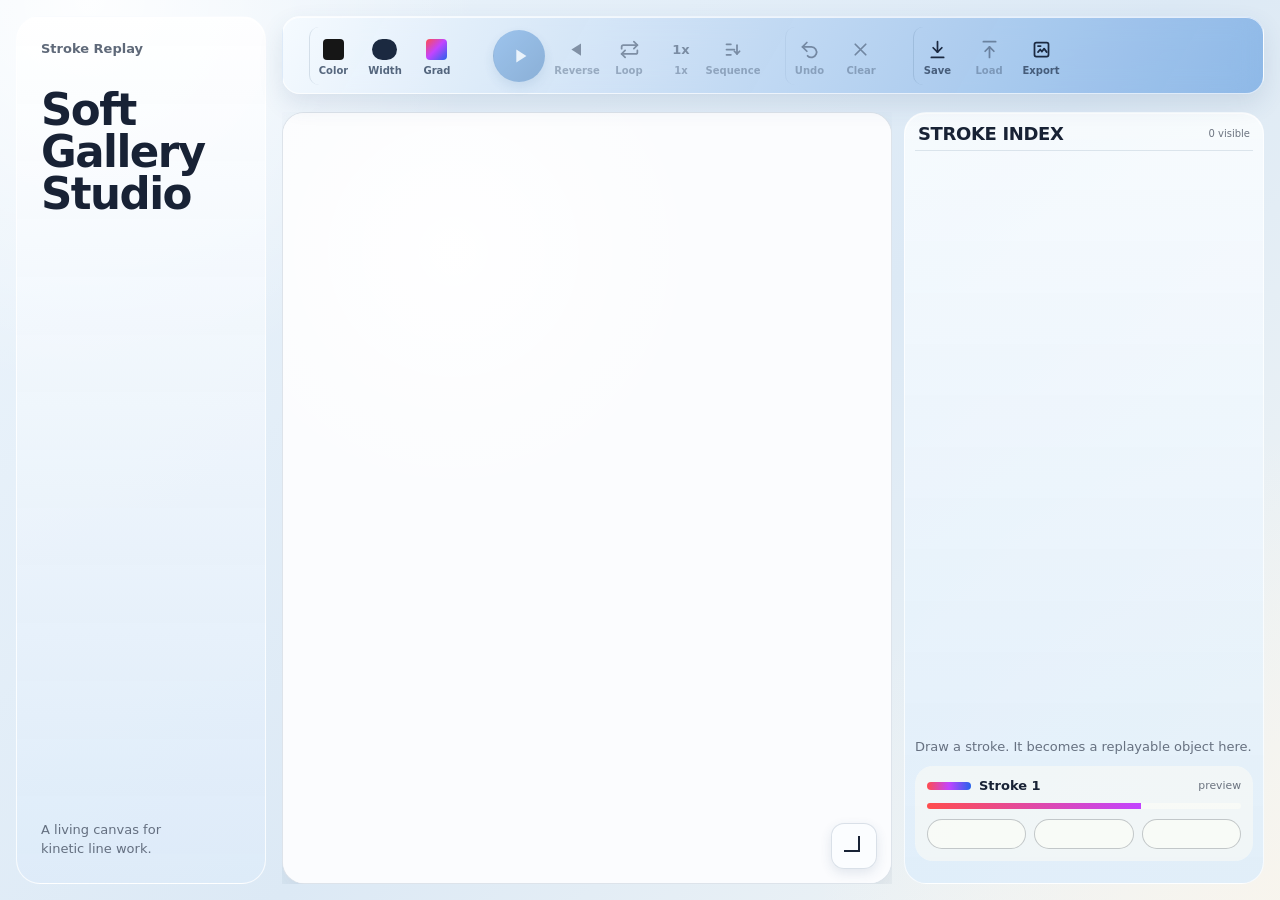
<file: index.html>
<!doctype html>
<html lang="en">
  <head>
    <meta charset="utf-8">
    <meta name="viewport" content="width=device-width, initial-scale=1">
    <title>Stroke Replay Drawing Tool</title>
    <link rel="stylesheet" href="style.css">
  </head>
  <body>
    <main id="app" class="app">
      <aside class="titleRail" aria-label="Product identity">
        <p>Stroke Replay</p>
        <h1>Soft Gallery Studio</h1>
        <span>A living canvas for kinetic line work.</span>
      </aside>

      <section class="studio" aria-label="Drawing studio">
        <header class="topbar">
          <div class="globalMeta">
            <p>Global studio</p>
            <strong><span class="sessionName">kinetic line studio</span><span id="status">0 strokes</span></strong>
          </div>

          <div class="tools instrumentPanel" aria-label="Drawing tools">
            <div class="toolGroup instrument brushInstrument" aria-label="Brush">
              <span class="toolGroupLabel">Brush</span>
              <div class="toolRow">
                <label class="iconButton colorButton" title="Color" aria-label="Color">
                  <span class="colorIcon" aria-hidden="true"></span>
                  <input id="colorPicker" type="color" value="#161616">
                </label>
                <button id="widthButton" class="iconButton" type="button" title="Width 5" aria-label="Width 5">
                  <span class="widthIcon" aria-hidden="true"></span>
                </button>
                <button id="gradientButton" class="iconButton" type="button" title="Gradient Off" aria-label="Gradient Off" aria-pressed="false">
                  <span class="gradientIcon" aria-hidden="true"></span>
                </button>
              </div>
              <div id="widthPanel" class="widthPanel" hidden>
                <input id="widthPicker" type="range" min="1" max="18" value="5" aria-label="Brush width">
                <span id="widthValue">5</span>
              </div>
              <div id="gradientControls" class="gradientControls" hidden>
                <div id="gradientStops" class="gradientStops"></div>
                <button id="addGradientColor" class="iconButton smallIconButton" type="button" title="Add gradient color" aria-label="Add gradient color">
                  <svg class="svgIcon" viewBox="0 0 24 24" aria-hidden="true"><path d="M12 5v14M5 12h14"></path></svg>
                </button>
              </div>
            </div>

            <section class="globalControls instrument motionInstrument" aria-label="Global stroke controls">
              <div class="globalHeader">
                <h2>Motion</h2>
                <span id="globalSpeedLabel">1x</span>
              </div>
              <div class="globalButtons toolRow">
                <button id="playAllButton" class="iconButton" type="button" title="Play all strokes" aria-label="Play all strokes">
                  <svg class="svgIcon fillIcon" viewBox="0 0 24 24" aria-hidden="true"><path d="M8 5v14l11-7-11-7Z"></path></svg>
                </button>
                <button id="backAllButton" class="iconButton" type="button" title="Reverse all strokes" aria-label="Reverse all strokes">
                  <svg class="svgIcon fillIcon" viewBox="0 0 24 24" aria-hidden="true"><path d="M16 5v14L5 12l11-7Z"></path></svg>
                </button>
                <button id="loopAllButton" class="iconButton" type="button" title="Loop all strokes" aria-label="Loop all strokes">
                  <svg class="svgIcon" viewBox="0 0 24 24" aria-hidden="true"><path d="M17 3l4 4-4 4"></path><path d="M3 11V9a2 2 0 0 1 2-2h16"></path><path d="M7 21l-4-4 4-4"></path><path d="M21 13v2a2 2 0 0 1-2 2H3"></path></svg>
                </button>
                <button id="speedAllButton" class="iconButton speedIconButton" type="button" title="Speed 1x" aria-label="Speed 1x">
                  <span aria-hidden="true">1x</span>
                </button>
                <button id="sequenceAllButton" class="iconButton" type="button" title="Play sequence" aria-label="Play sequence">
                  <svg class="svgIcon" viewBox="0 0 24 24" aria-hidden="true"><path d="M4 6h5"></path><path d="M4 12h9"></path><path d="M4 18h5"></path><path d="M16 7v10"></path><path d="m13 14 3 3 3-3"></path></svg>
                </button>
              </div>
              <div id="globalSpeedPanel" class="speedPanel" hidden>
                <input id="globalSpeedInput" type="range" min="0.25" max="3" step="0.25" value="1" aria-label="Playback speed for all strokes">
                <span id="globalSpeedValue">1x</span>
              </div>
            </section>

            <div class="toolGroup instrument utilityInstrument" aria-label="Edit">
              <span class="toolGroupLabel">Edit</span>
              <div class="toolRow">
                <button id="undoButton" class="iconButton" type="button" title="Undo last stroke" aria-label="Undo last stroke">
                  <svg class="svgIcon" viewBox="0 0 24 24" aria-hidden="true"><path d="M9 14 4 9l5-5"></path><path d="M4 9h10a6 6 0 1 1-4.2 10.2"></path></svg>
                </button>
                <button id="clearButton" class="iconButton" type="button" title="Clear all strokes" aria-label="Clear all strokes">
                  <svg class="svgIcon" viewBox="0 0 24 24" aria-hidden="true"><path d="M18 6 6 18M6 6l12 12"></path></svg>
                </button>
              </div>
            </div>

            <div class="toolGroup instrument fileInstrument" aria-label="Project">
              <span class="toolGroupLabel">Project</span>
              <div class="toolRow">
                <button id="saveButton" class="iconButton" type="button" title="Save project" aria-label="Save project">
                  <svg class="svgIcon" viewBox="0 0 24 24" aria-hidden="true"><path d="M12 3v12"></path><path d="m7 10 5 5 5-5"></path><path d="M5 21h14"></path></svg>
                </button>
                <button id="restoreButton" class="iconButton" type="button" title="Restore project" aria-label="Restore project">
                  <svg class="svgIcon" viewBox="0 0 24 24" aria-hidden="true"><path d="M12 21V9"></path><path d="m7 14 5-5 5 5"></path><path d="M5 3h14"></path></svg>
                </button>
                <button id="exportButton" class="iconButton" type="button" title="Export PNG" aria-label="Export PNG">
                  <svg class="svgIcon" viewBox="0 0 24 24" aria-hidden="true"><rect x="4" y="4" width="16" height="16" rx="2"></rect><path d="M8 15l2.5-3 2 2.4L15 11l3 4"></path><path d="M8 8h3"></path></svg>
                </button>
              </div>
              <span id="saveStatus" class="saveStatus" aria-live="polite"></span>
            </div>
          </div>
        </header>

        <div class="workArea">
          <section class="workspace" aria-label="Drawing workspace">
            <div class="canvasShell" aria-label="Drawing surface">
              <canvas id="drawingCanvas" aria-label="Drawing canvas"></canvas>
              <button id="extendButton" class="extendButton" type="button" title="Expand canvas" aria-label="Expand drawing board" aria-pressed="false">
                <span></span>
              </button>
            </div>
          </section>

          <aside class="sidebar" aria-label="Stroke controls">
            <div class="sidebarHeader">
              <h2>Stroke index</h2>
              <span id="activeCount">0 visible</span>
            </div>
            <div id="strokeList" class="strokeList"></div>
            <div id="emptyState" class="emptyState">
              <p>Draw a stroke. It becomes a replayable object here.</p>
              <div class="emptyStrokePreview" aria-hidden="true">
                <div class="previewStrokeTitle">
                  <span><i></i>Stroke 1</span>
                  <small>preview</small>
                </div>
                <div class="previewStrokeLine"></div>
                <div class="previewStrokeButtons">
                  <span></span><span></span><span></span>
                </div>
              </div>
            </div>
          </aside>
        </div>
      </section>
    </main>

    <script src="app.js"></script>
  </body>
</html>
</file>
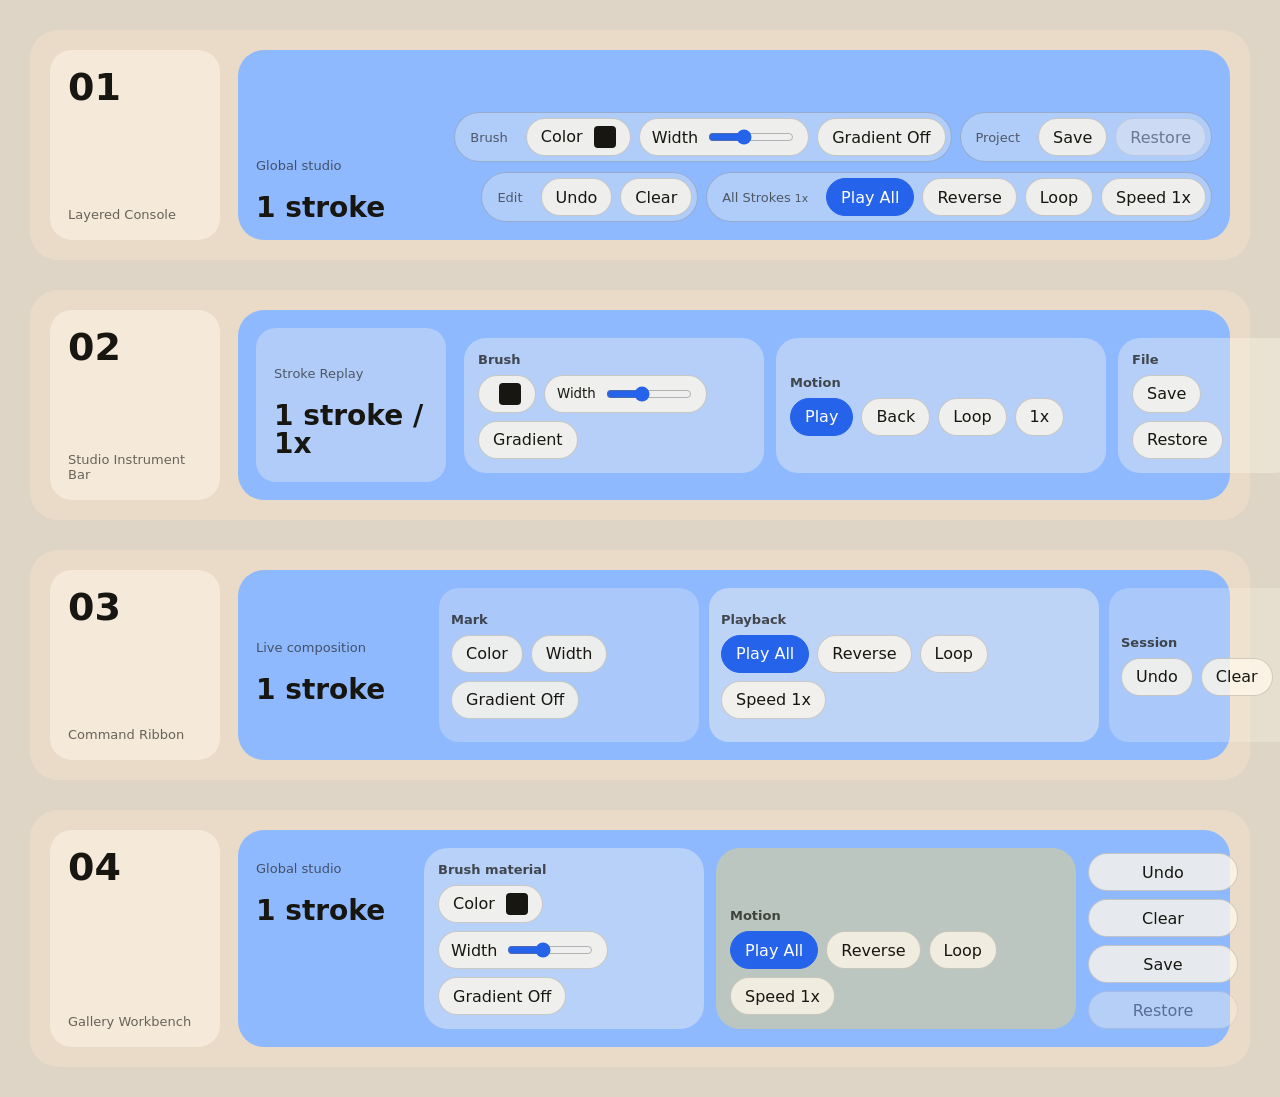
<file: toolbar-previews.html>
<!doctype html>
<html lang="en">
  <head>
    <meta charset="utf-8">
    <meta name="viewport" content="width=device-width, initial-scale=1">
    <title>Toolbar Preview Directions</title>
    <link rel="stylesheet" href="toolbar-previews.css">
  </head>
  <body>
    <main class="previews">
      <section class="preview direction-a">
        <aside class="rail"><b>01</b><span>Layered Console</span></aside>
        <div class="topbar">
          <div class="session">
            <p>Global studio</p>
            <strong>1 stroke</strong>
          </div>
          <div class="controlStack">
            <div class="row primaryRow">
              <div class="group brushGroup">
                <span>Brush</span>
                <button>Color <i class="swatch"></i></button>
                <label>Width <input type="range" value="40"></label>
                <button>Gradient Off</button>
              </div>
              <div class="group projectGroup">
                <span>Project</span>
                <button>Save</button>
                <button disabled>Restore</button>
              </div>
            </div>
            <div class="row transportRow">
              <div class="group editGroup">
                <span>Edit</span>
                <button>Undo</button>
                <button>Clear</button>
              </div>
              <div class="transport">
                <span>All Strokes <small>1x</small></span>
                <button class="primary">Play All</button>
                <button>Reverse</button>
                <button>Loop</button>
                <button>Speed 1x</button>
              </div>
            </div>
          </div>
        </div>
      </section>

      <section class="preview direction-b">
        <aside class="rail"><b>02</b><span>Studio Instrument Bar</span></aside>
        <div class="topbar instrumentBar">
          <div class="session compact">
            <p>Stroke Replay</p>
            <strong>1 stroke / 1x</strong>
          </div>
          <div class="instrumentPanel">
            <div class="instrument">
              <span>Brush</span>
              <button><i class="swatch"></i></button>
              <label><small>Width</small><input type="range" value="40"></label>
              <button>Gradient</button>
            </div>
            <div class="instrument">
              <span>Motion</span>
              <button class="primary">Play</button>
              <button>Back</button>
              <button>Loop</button>
              <button>1x</button>
            </div>
            <div class="instrument slim">
              <span>File</span>
              <button>Save</button>
              <button>Restore</button>
            </div>
          </div>
        </div>
      </section>

      <section class="preview direction-c">
        <aside class="rail"><b>03</b><span>Command Ribbon</span></aside>
        <div class="topbar ribbonBar">
          <div class="session ribbonSession">
            <p>Live composition</p>
            <strong>1 stroke</strong>
          </div>
          <div class="ribbon">
            <div class="ribbonGroup">
              <span>Mark</span>
              <button>Color</button>
              <button>Width</button>
              <button>Gradient Off</button>
            </div>
            <div class="ribbonGroup activeRibbon">
              <span>Playback</span>
              <button class="primary">Play All</button>
              <button>Reverse</button>
              <button>Loop</button>
              <button>Speed 1x</button>
            </div>
            <div class="ribbonGroup">
              <span>Session</span>
              <button>Undo</button>
              <button>Clear</button>
              <button>Save</button>
            </div>
          </div>
        </div>
      </section>

      <section class="preview direction-d">
        <aside class="rail"><b>04</b><span>Gallery Workbench</span></aside>
        <div class="topbar workbenchBar">
          <div class="session workbenchSession">
            <p>Global studio</p>
            <strong>1 stroke</strong>
          </div>
          <div class="workbench">
            <div class="toolPlate">
              <span>Brush material</span>
              <button>Color <i class="swatch"></i></button>
              <label>Width <input type="range" value="40"></label>
              <button>Gradient Off</button>
            </div>
            <div class="toolPlate transportPlate">
              <span>Motion</span>
              <button class="primary">Play All</button>
              <button>Reverse</button>
              <button>Loop</button>
              <button>Speed 1x</button>
            </div>
            <div class="quietActions">
              <button>Undo</button>
              <button>Clear</button>
              <button>Save</button>
              <button disabled>Restore</button>
            </div>
          </div>
        </div>
      </section>
    </main>
  </body>
</html>
</file>
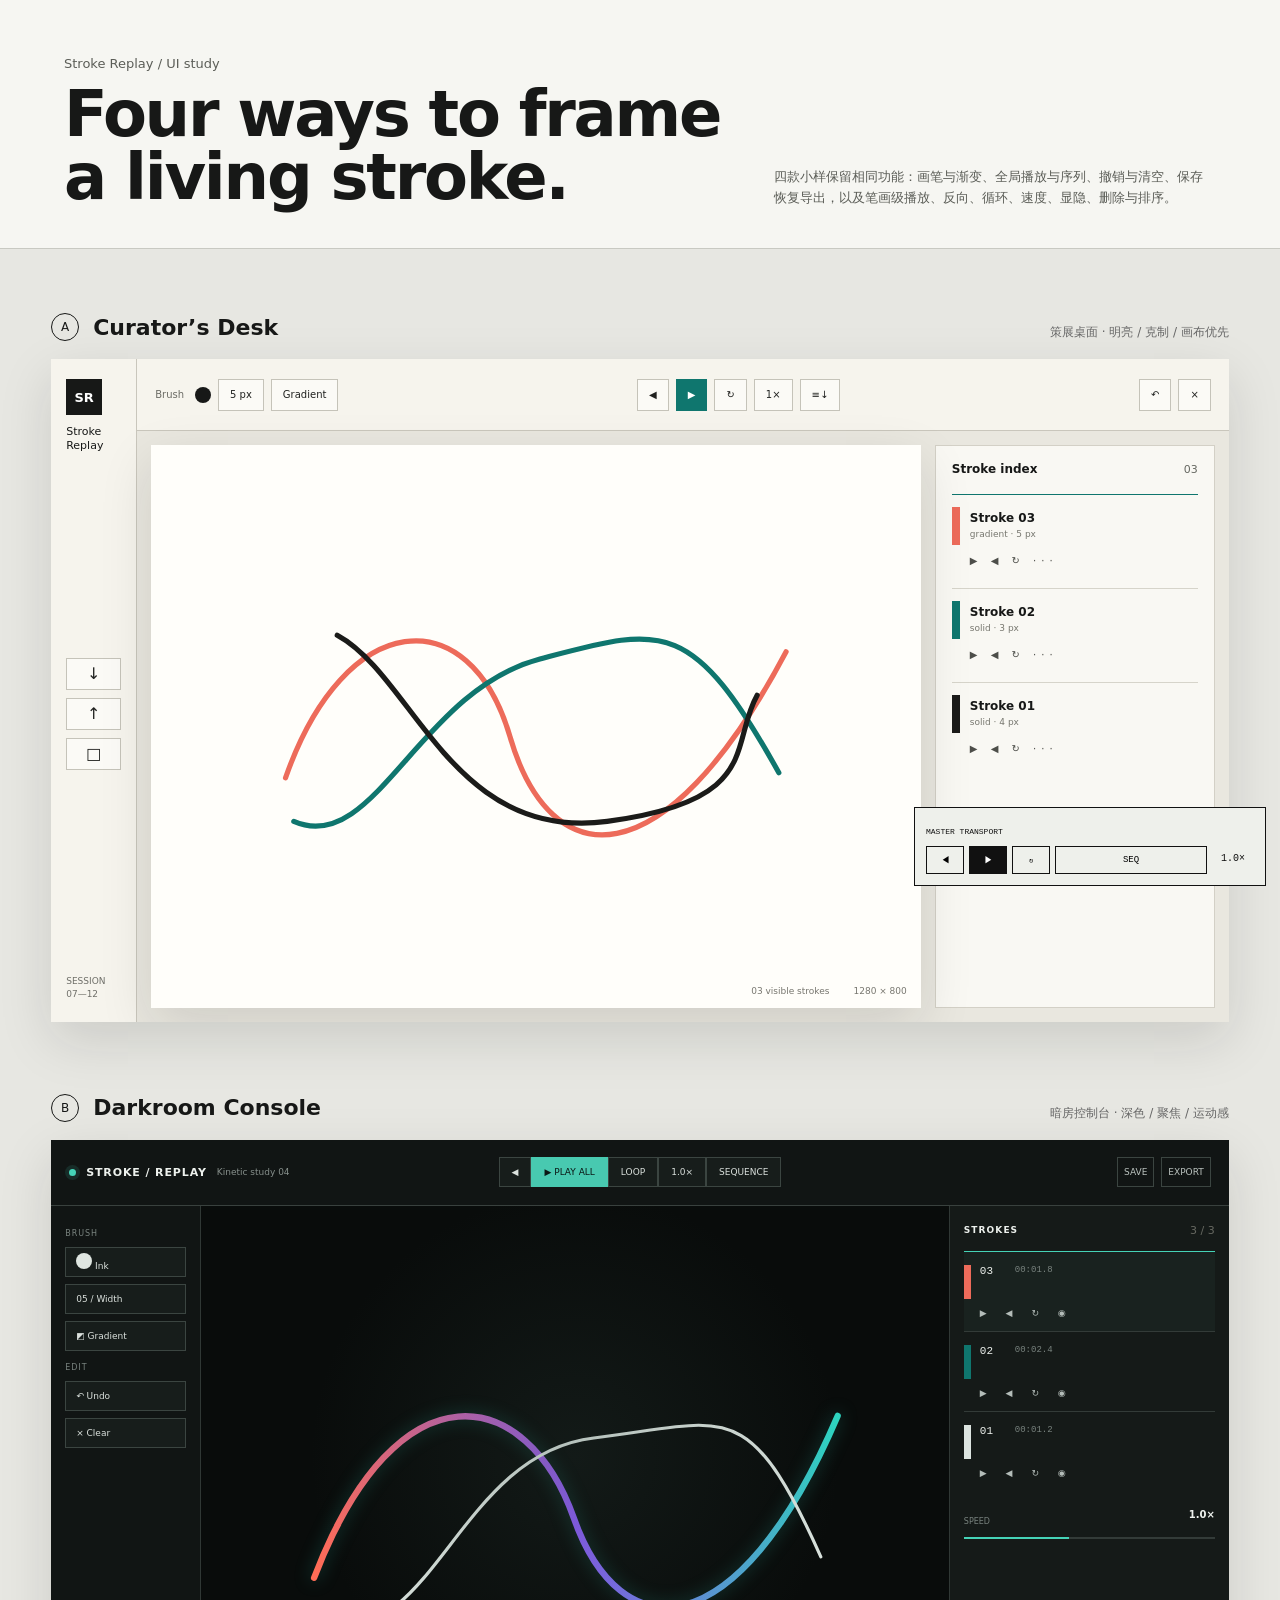
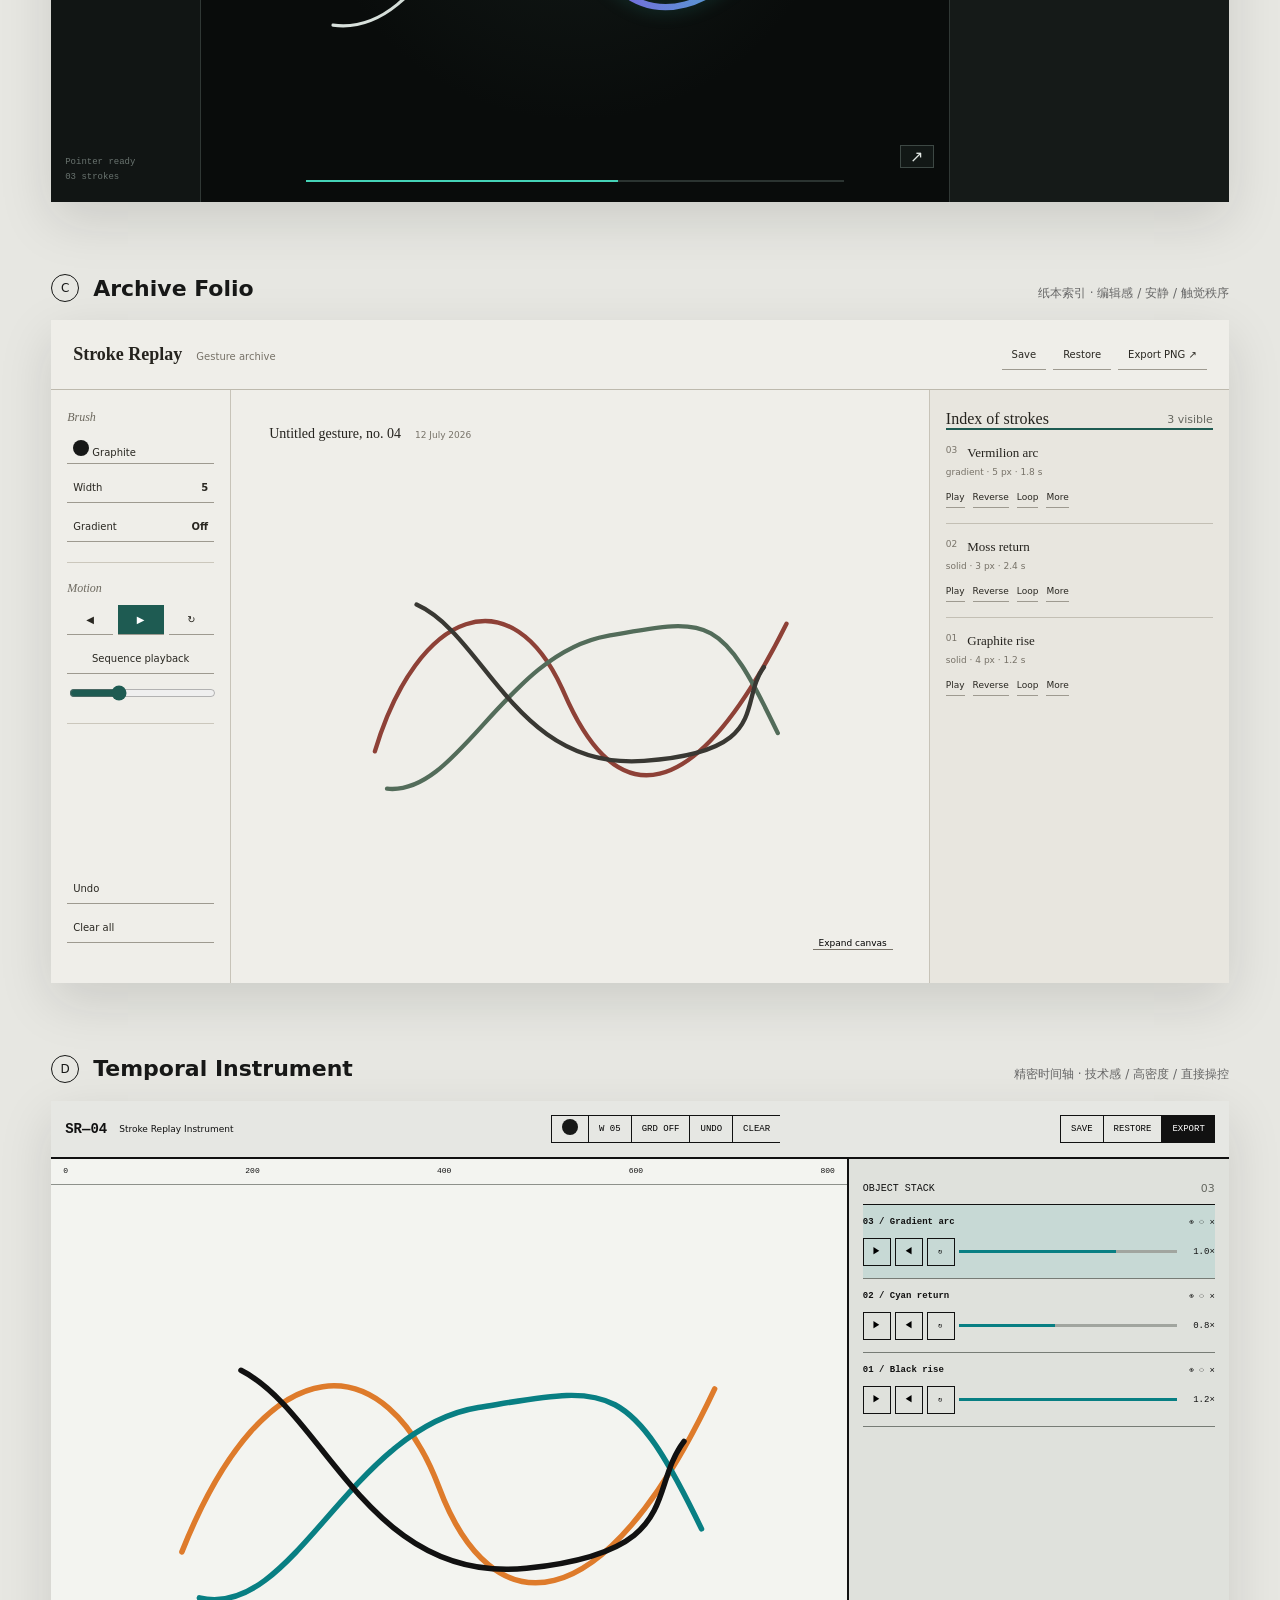
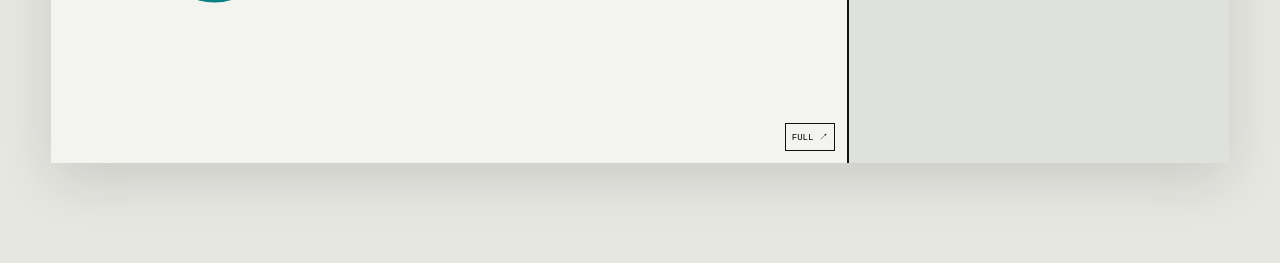
<file: ui-concepts.html>
<!doctype html>
<html lang="zh-CN">
  <head>
    <meta charset="utf-8">
    <meta name="viewport" content="width=device-width, initial-scale=1">
    <title>Stroke Replay — UI Concepts</title>
    <link rel="stylesheet" href="ui-concepts.css">
  </head>
  <body>
    <header class="conceptHeader">
      <div>
        <p>Stroke Replay / UI study</p>
        <h1>Four ways to frame a living stroke.</h1>
      </div>
      <p class="conceptIntro">四款小样保留相同功能：画笔与渐变、全局播放与序列、撤销与清空、保存恢复导出，以及笔画级播放、反向、循环、速度、显隐、删除与排序。</p>
    </header>

    <main class="conceptGrid">
      <article class="concept conceptA" aria-labelledby="concept-a-title">
        <header class="conceptLabel">
          <div><span>A</span><h2 id="concept-a-title">Curator’s Desk</h2></div>
          <p>策展桌面 · 明亮 / 克制 / 画布优先</p>
        </header>
        <div class="appFrame deskFrame">
          <aside class="deskRail">
            <div class="brand"><b>SR</b><span>Stroke<br>Replay</span></div>
            <nav aria-label="Concept A project controls">
              <button aria-label="Save">↓</button><button aria-label="Restore">↑</button><button aria-label="Export">□</button>
            </nav>
            <small>SESSION<br>07—12</small>
          </aside>
          <section class="deskMain">
            <header class="deskToolbar">
              <div class="toolCluster"><span>Brush</span><i class="inkDot"></i><button>5 px</button><button>Gradient</button></div>
              <div class="transport"><button>◀</button><button class="active">▶</button><button>↻</button><button>1×</button><button>≡↓</button></div>
              <div class="toolCluster compact"><button>↶</button><button>×</button></div>
            </header>
            <div class="deskWork">
              <div class="artboard artboardLight">
                <svg viewBox="0 0 640 400" role="img" aria-label="Abstract kinetic strokes">
                  <path class="stroke coral" d="M78 250 C135 86 256 76 295 210 S443 353 562 128"/>
                  <path class="stroke teal" d="M86 292 C164 326 206 166 324 135 S470 92 555 245"/>
                  <path class="stroke ink" d="M128 112 C202 152 239 312 389 292 S507 218 534 170"/>
                </svg>
                <div class="canvasMeta"><span>03 visible strokes</span><span>1280 × 800</span></div>
              </div>
              <aside class="strokeLedger">
                <div class="panelTitle"><b>Stroke index</b><span>03</span></div>
                <ol>
                  <li class="selected"><span class="swatch coralBg"></span><div><b>Stroke 03</b><small>gradient · 5 px</small></div><div class="miniControls">▶ ◀ ↻ ···</div></li>
                  <li><span class="swatch tealBg"></span><div><b>Stroke 02</b><small>solid · 3 px</small></div><div class="miniControls">▶ ◀ ↻ ···</div></li>
                  <li><span class="swatch inkBg"></span><div><b>Stroke 01</b><small>solid · 4 px</small></div><div class="miniControls">▶ ◀ ↻ ···</div></li>
                </ol>
              </aside>
            </div>
          </section>
        </div>
      </article>

      <article class="concept conceptB" aria-labelledby="concept-b-title">
        <header class="conceptLabel">
          <div><span>B</span><h2 id="concept-b-title">Darkroom Console</h2></div>
          <p>暗房控制台 · 深色 / 聚焦 / 运动感</p>
        </header>
        <div class="appFrame darkFrame">
          <header class="darkHeader">
            <div class="darkBrand"><span class="pulse"></span><b>STROKE / REPLAY</b><small>Kinetic study 04</small></div>
            <div class="darkTransport"><button>◀</button><button class="active">▶ PLAY ALL</button><button>LOOP</button><button>1.0×</button><button>SEQUENCE</button></div>
            <div class="darkFiles"><button>SAVE</button><button>EXPORT</button></div>
          </header>
          <div class="darkBody">
            <aside class="darkTools">
              <span>BRUSH</span><button><i class="inkDot lightDot"></i> Ink</button><button>05 / Width</button><button>◩ Gradient</button>
              <span>EDIT</span><button>↶ Undo</button><button>× Clear</button>
              <small>Pointer ready<br>03 strokes</small>
            </aside>
            <div class="darkCanvas">
              <svg viewBox="0 0 640 400" role="img" aria-label="Abstract luminous strokes">
                <defs><linearGradient id="neon" x1="0" x2="1"><stop stop-color="#ff6c55"/><stop offset=".5" stop-color="#8b5cf6"/><stop offset="1" stop-color="#2dd4bf"/></linearGradient></defs>
                <path class="stroke glow" d="M72 270 C152 62 275 88 319 213 S474 340 570 116"/>
                <path class="stroke pale" d="M90 315 C187 328 212 152 338 137 S484 94 554 250"/>
              </svg>
              <div class="playhead"><span></span></div>
              <button class="expand">↗</button>
            </div>
            <aside class="darkIndex">
              <div class="panelTitle"><b>STROKES</b><span>3 / 3</span></div>
              <div class="darkStroke selected"><i class="coralBg"></i><b>03</b><small>00:01.8</small><div>▶ ◀ ↻ ◉</div></div>
              <div class="darkStroke"><i class="tealBg"></i><b>02</b><small>00:02.4</small><div>▶ ◀ ↻ ◉</div></div>
              <div class="darkStroke"><i class="lightBg"></i><b>01</b><small>00:01.2</small><div>▶ ◀ ↻ ◉</div></div>
              <div class="darkSpeed"><span>SPEED</span><b>1.0×</b><div></div></div>
            </aside>
          </div>
        </div>
      </article>

      <article class="concept conceptC" aria-labelledby="concept-c-title">
        <header class="conceptLabel">
          <div><span>C</span><h2 id="concept-c-title">Archive Folio</h2></div>
          <p>纸本索引 · 编辑感 / 安静 / 触觉秩序</p>
        </header>
        <div class="appFrame folioFrame">
          <header class="folioHeader">
            <div><b>Stroke Replay</b><span>Gesture archive</span></div>
            <div class="folioActions"><button>Save</button><button>Restore</button><button>Export PNG ↗</button></div>
          </header>
          <div class="folioBody">
            <aside class="folioTools">
              <div class="folioSection"><span>Brush</span><button><i class="inkDot"></i> Graphite</button><button>Width <b>5</b></button><button>Gradient <b>Off</b></button></div>
              <div class="folioSection"><span>Motion</span><div class="folioPlayback"><button>◀</button><button class="active">▶</button><button>↻</button></div><button class="wide">Sequence playback</button><input type="range" min="0" max="100" value="32" aria-label="Playback speed"></div>
              <div class="folioSection bottom"><button>Undo</button><button>Clear all</button></div>
            </aside>
            <div class="folioCanvas artboardLight">
              <div class="folioCaption"><b>Untitled gesture, no. 04</b><span>12 July 2026</span></div>
              <svg viewBox="0 0 640 400" role="img" aria-label="Editorial abstract strokes">
                <path class="stroke wine" d="M84 275 C133 112 242 70 302 208 S450 344 558 128"/>
                <path class="stroke moss" d="M98 318 C180 327 234 163 352 142 S482 116 548 254"/>
                <path class="stroke graphite" d="M132 106 C212 142 246 297 394 286 S502 218 532 178"/>
              </svg>
              <button class="folioExpand">Expand canvas</button>
            </div>
            <aside class="folioIndex">
              <div class="panelTitle"><b>Index of strokes</b><span>3 visible</span></div>
              <div class="folioStroke selected"><div><span>03</span><b>Vermilion arc</b></div><small>gradient · 5 px · 1.8 s</small><div class="wordControls"><button>Play</button><button>Reverse</button><button>Loop</button><button>More</button></div></div>
              <div class="folioStroke"><div><span>02</span><b>Moss return</b></div><small>solid · 3 px · 2.4 s</small><div class="wordControls"><button>Play</button><button>Reverse</button><button>Loop</button><button>More</button></div></div>
              <div class="folioStroke"><div><span>01</span><b>Graphite rise</b></div><small>solid · 4 px · 1.2 s</small><div class="wordControls"><button>Play</button><button>Reverse</button><button>Loop</button><button>More</button></div></div>
            </aside>
          </div>
        </div>
      </article>

      <article class="concept conceptD" aria-labelledby="concept-d-title">
        <header class="conceptLabel">
          <div><span>D</span><h2 id="concept-d-title">Temporal Instrument</h2></div>
          <p>精密时间轴 · 技术感 / 高密度 / 直接操控</p>
        </header>
        <div class="appFrame instrumentFrame">
          <header class="instrumentHeader">
            <div class="instrumentBrand"><b>SR—04</b><span>Stroke Replay Instrument</span></div>
            <div class="instrumentTools"><button><i class="inkDot"></i></button><button>W 05</button><button>GRD OFF</button><i></i><button>UNDO</button><button>CLEAR</button></div>
            <div class="instrumentFiles"><button>SAVE</button><button>RESTORE</button><button class="active">EXPORT</button></div>
          </header>
          <div class="instrumentBody">
            <div class="instrumentCanvas">
              <div class="ruler"><span>0</span><span>200</span><span>400</span><span>600</span><span>800</span></div>
              <svg viewBox="0 0 640 400" role="img" aria-label="Technical abstract strokes">
                <path class="stroke amber" d="M76 271 C154 75 263 84 311 212 S460 341 563 122"/>
                <path class="stroke cyan" d="M92 313 C178 334 229 158 347 139 S483 109 551 250"/>
                <path class="stroke black" d="M130 105 C207 144 247 301 391 286 S501 215 535 170"/>
              </svg>
              <button class="instrumentExpand">FULL ↗</button>
            </div>
            <aside class="instrumentIndex">
              <div class="panelTitle"><b>OBJECT STACK</b><span>03</span></div>
              <div class="track selected"><header><b>03 / Gradient arc</b><div>◉ ◌ ×</div></header><div class="trackBody"><button>▶</button><button>◀</button><button>↻</button><span class="trackLine"><i style="width:72%"></i></span><b>1.0×</b></div></div>
              <div class="track"><header><b>02 / Cyan return</b><div>◉ ◌ ×</div></header><div class="trackBody"><button>▶</button><button>◀</button><button>↻</button><span class="trackLine"><i style="width:44%"></i></span><b>0.8×</b></div></div>
              <div class="track"><header><b>01 / Black rise</b><div>◉ ◌ ×</div></header><div class="trackBody"><button>▶</button><button>◀</button><button>↻</button><span class="trackLine"><i style="width:100%"></i></span><b>1.2×</b></div></div>
              <div class="masterTrack"><span>MASTER TRANSPORT</span><div><button>◀</button><button class="active">▶</button><button>↻</button><button>SEQ</button><b>1.0×</b></div></div>
            </aside>
          </div>
        </div>
      </article>
    </main>
  </body>
</html>
</file>
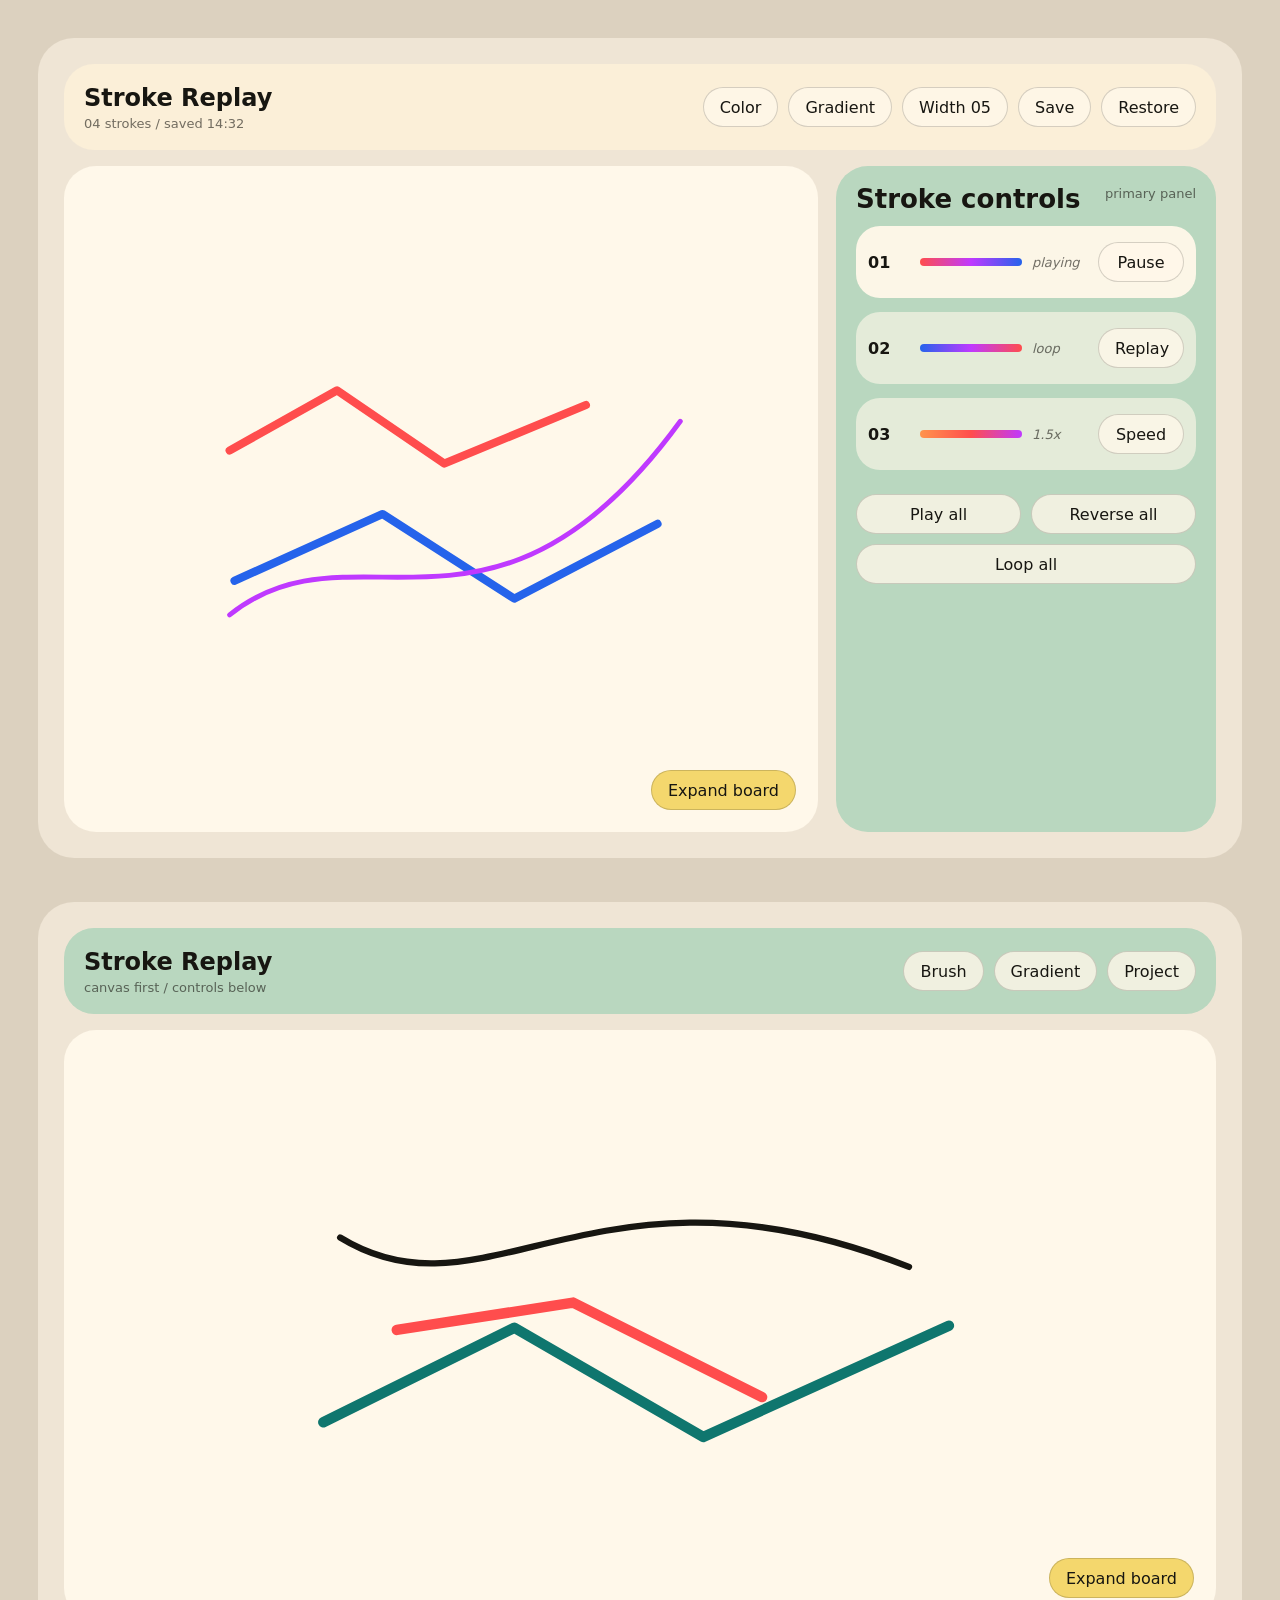
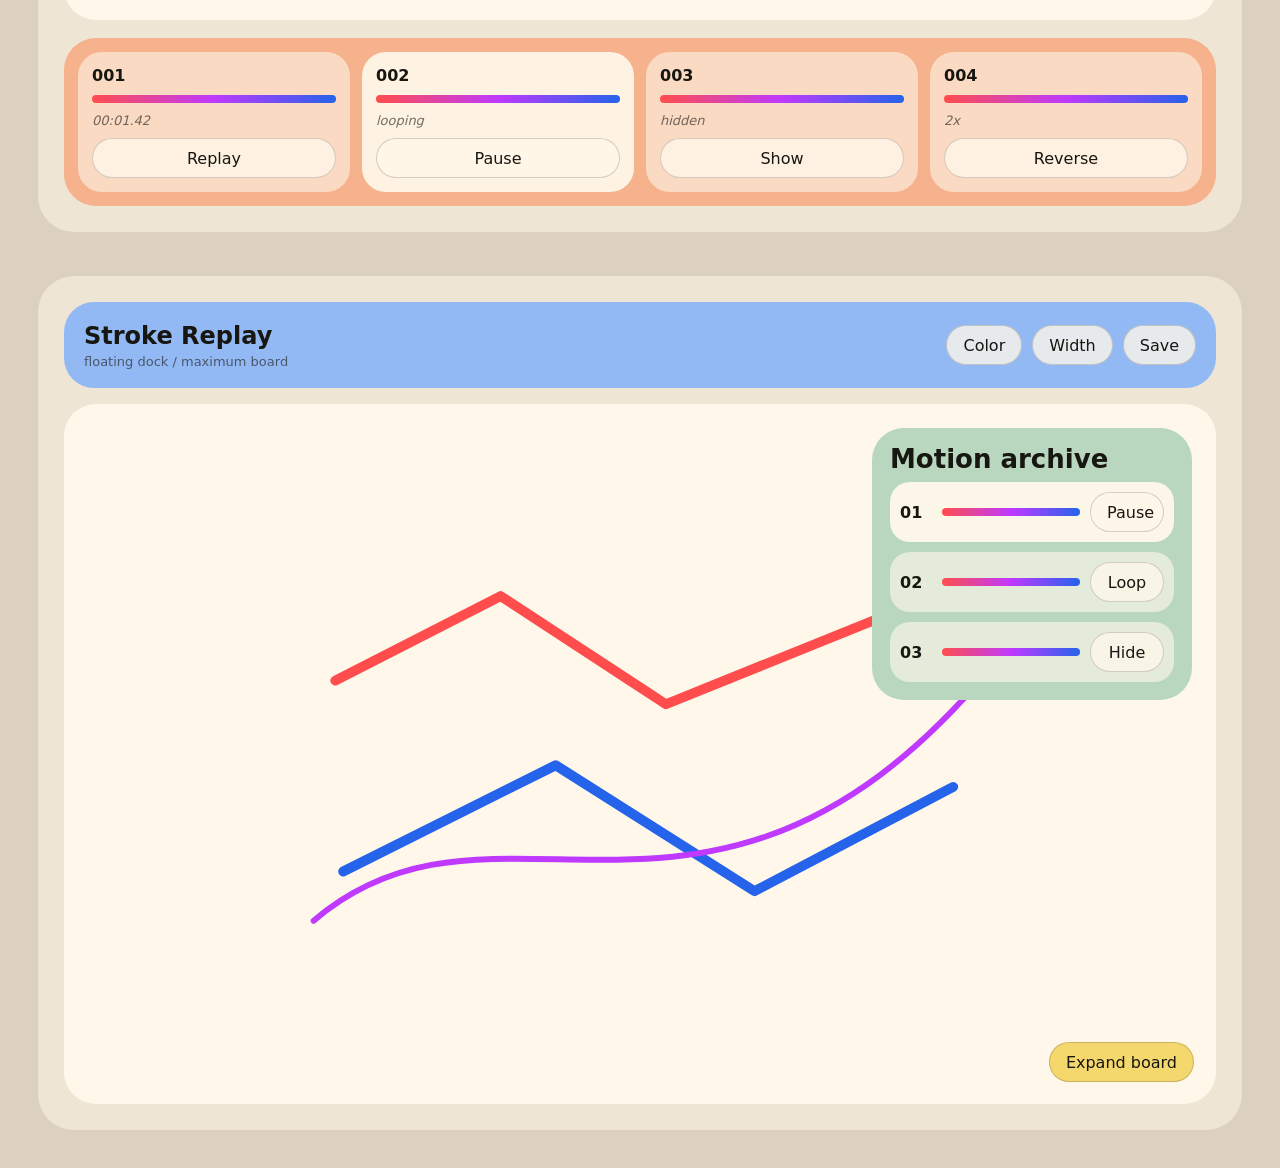
<file: ui-directions-v2.html>
<!doctype html>
<html lang="en">
  <head>
    <meta charset="utf-8">
    <meta name="viewport" content="width=device-width, initial-scale=1">
    <title>Stroke Replay UI Directions V2</title>
    <link rel="stylesheet" href="ui-directions-v2.css">
  </head>
  <body>
    <main class="directions">
      <section class="direction direction-canvas-first" data-direction>
        <header class="topRail">
          <div class="brand">
            <strong>Stroke Replay</strong>
            <span>04 strokes / saved 14:32</span>
          </div>
          <nav class="toolPills" aria-label="Brush and project tools">
            <button>Color</button>
            <button>Gradient</button>
            <button>Width 05</button>
            <button>Save</button>
            <button>Restore</button>
          </nav>
        </header>

        <div class="workSurface">
          <div class="canvasBlock">
            <svg viewBox="0 0 760 500" aria-label="Large drawing board preview">
              <path class="warm" d="M120 190 L252 116 L384 206 L558 134" />
              <path class="cool" d="M126 350 L308 268 L470 372 L646 280" />
              <path class="violet" d="M120 392 C274 268 444 470 674 154" />
            </svg>
            <button class="expandButton" data-expand type="button" aria-label="Expand drawing board">Expand board</button>
          </div>
          <aside class="strokeDock">
            <div class="dockHeader">
              <h2>Stroke controls</h2>
              <span>primary panel</span>
            </div>
            <article class="strokeRow active">
              <b>01</b><span class="line"></span><em>playing</em><button>Pause</button>
            </article>
            <article class="strokeRow">
              <b>02</b><span class="line alt"></span><em>loop</em><button>Replay</button>
            </article>
            <article class="strokeRow">
              <b>03</b><span class="line warmLine"></span><em>1.5x</em><button>Speed</button>
            </article>
            <div class="allControls">
              <button>Play all</button><button>Reverse all</button><button>Loop all</button>
            </div>
          </aside>
        </div>
      </section>

      <section class="direction direction-bottom-index" data-direction>
        <header class="topRail compact">
          <div class="brand">
            <strong>Stroke Replay</strong>
            <span>canvas first / controls below</span>
          </div>
          <nav class="toolPills">
            <button>Brush</button><button>Gradient</button><button>Project</button>
          </nav>
        </header>

        <div class="stackedStudio">
          <div class="canvasBlock">
            <svg viewBox="0 0 900 430" aria-label="Wide board preview">
              <path class="ink" d="M164 132 C304 218 408 42 706 160" />
              <path class="teal" d="M148 308 L330 218 L510 322 L744 216" />
              <path class="warm" d="M218 220 L386 194 L566 284" />
            </svg>
            <button class="expandButton" data-expand type="button" aria-label="Expand drawing board">Expand board</button>
          </div>
          <div class="horizontalIndex">
            <article><b>001</b><span></span><em>00:01.42</em><button>Replay</button></article>
            <article class="active"><b>002</b><span></span><em>looping</em><button>Pause</button></article>
            <article><b>003</b><span></span><em>hidden</em><button>Show</button></article>
            <article><b>004</b><span></span><em>2x</em><button>Reverse</button></article>
          </div>
        </div>
      </section>

      <section class="direction direction-floating-dock" data-direction>
        <header class="topRail minimal">
          <div class="brand">
            <strong>Stroke Replay</strong>
            <span>floating dock / maximum board</span>
          </div>
          <nav class="toolPills">
            <button>Color</button><button>Width</button><button>Save</button>
          </nav>
        </header>

        <div class="immersiveBoard">
          <svg viewBox="0 0 960 570" aria-label="Immersive board preview">
            <path class="warm" d="M170 210 L338 124 L506 234 L734 142" />
            <path class="cool" d="M178 404 L394 296 L596 424 L798 318" />
            <path class="violet" d="M148 454 C340 290 560 544 850 180" />
          </svg>
          <aside class="floatingDock">
            <h2>Motion archive</h2>
            <article class="active"><b>01</b><span></span><button>Pause</button></article>
            <article><b>02</b><span></span><button>Loop</button></article>
            <article><b>03</b><span></span><button>Hide</button></article>
          </aside>
          <button class="expandButton" data-expand type="button" aria-label="Expand drawing board">Expand board</button>
        </div>
      </section>
    </main>
    <script src="ui-directions-v2.js"></script>
  </body>
</html>
</file>
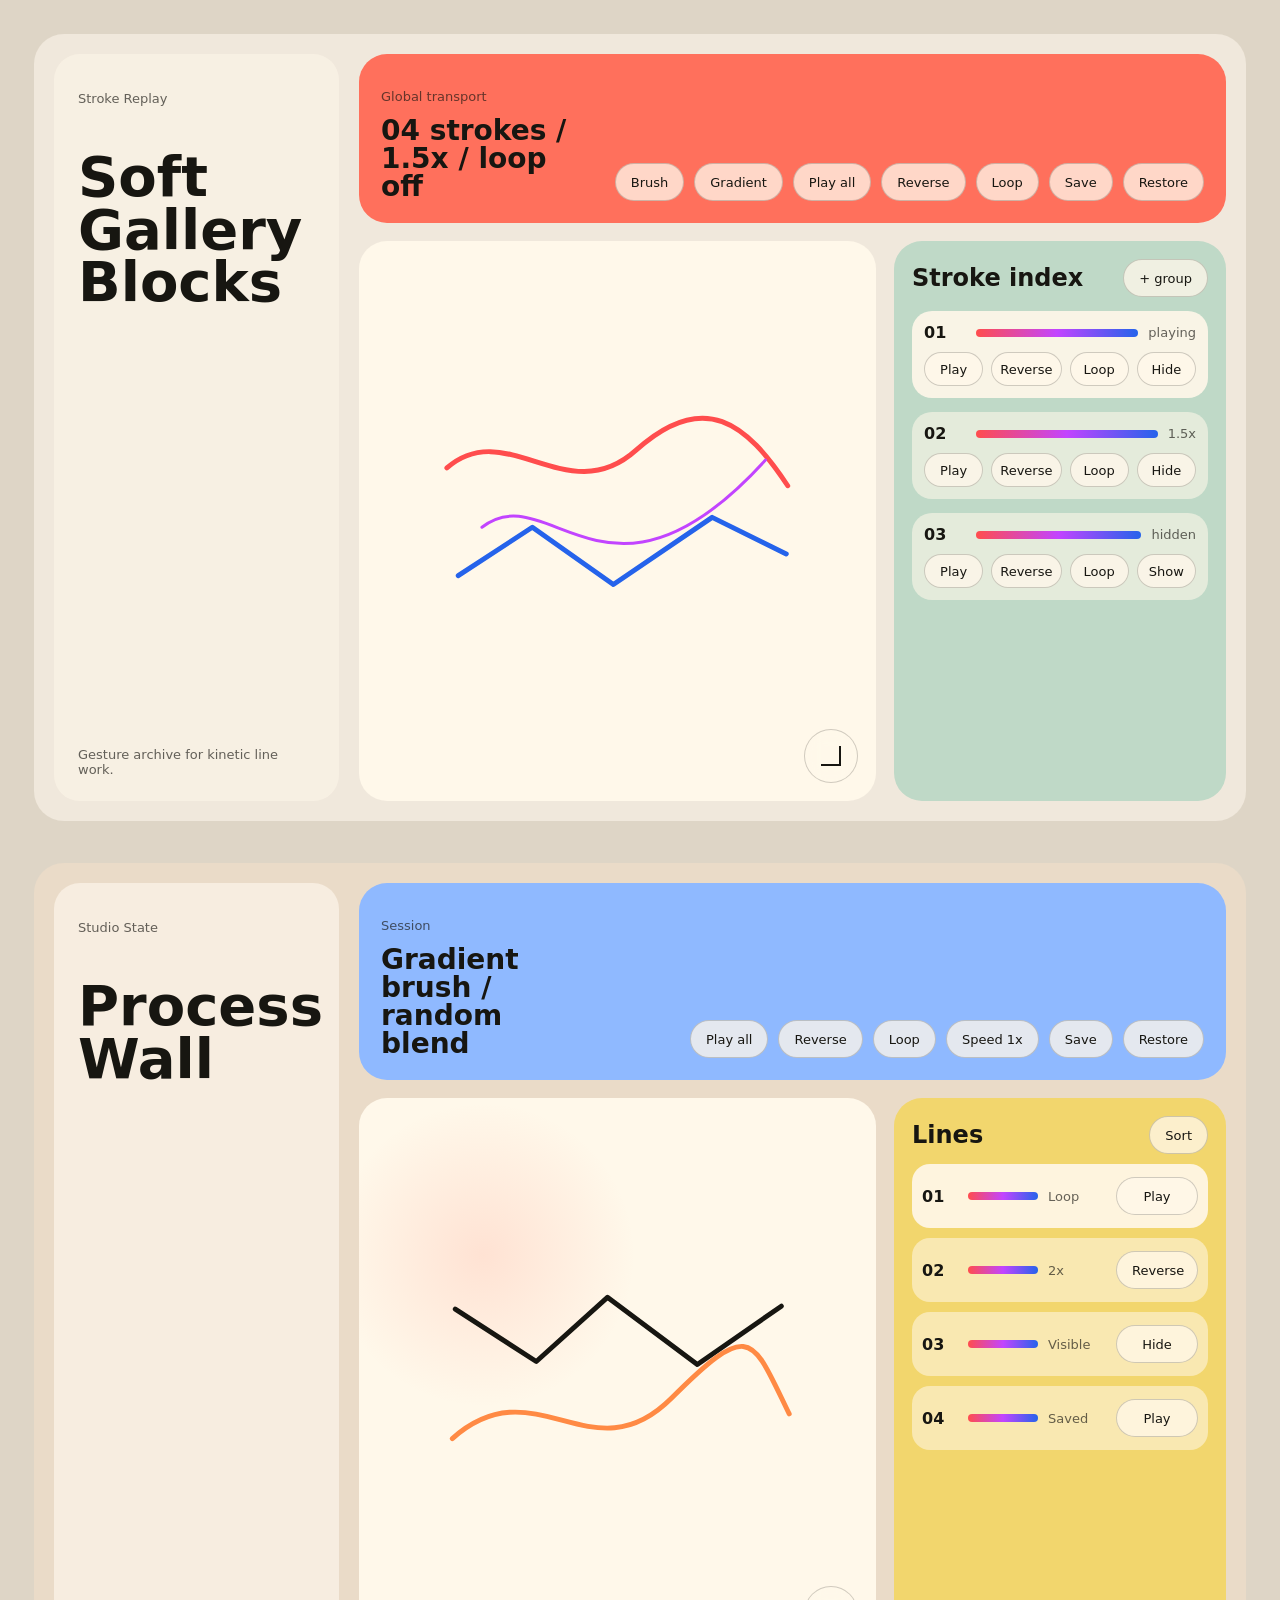
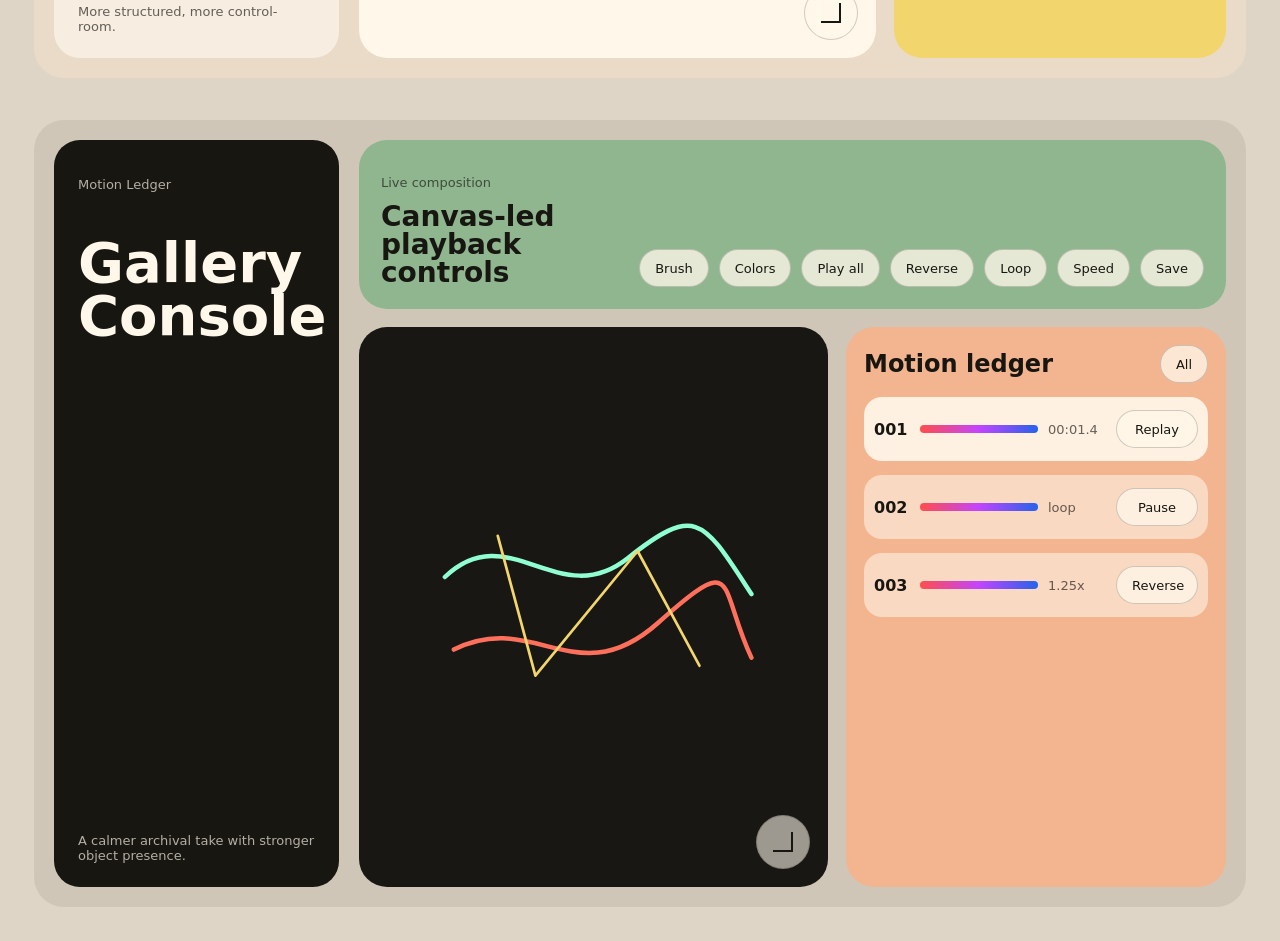
<file: ui-directions-v3.html>
<!doctype html>
<html lang="en">
  <head>
    <meta charset="utf-8">
    <meta name="viewport" content="width=device-width, initial-scale=1">
    <title>Soft Gallery Blocks V3</title>
    <link rel="stylesheet" href="ui-directions-v3.css">
  </head>
  <body>
    <main class="directions">
      <section class="direction variant-a" data-direction>
        <div class="titleRail">
          <p>Stroke Replay</p>
          <h1>Soft Gallery Blocks</h1>
          <span>Gesture archive for kinetic line work.</span>
        </div>

        <div class="studio">
          <header class="globalBlock">
            <div class="globalMeta">
              <p>Global transport</p>
              <strong>04 strokes / 1.5x / loop off</strong>
            </div>
            <nav class="globalTools" aria-label="Global tools">
              <button>Brush</button>
              <button>Gradient</button>
              <button>Play all</button>
              <button>Reverse</button>
              <button>Loop</button>
              <button>Save</button>
              <button>Restore</button>
            </nav>
          </header>

          <div class="workArea">
            <div class="canvasBlock">
              <svg viewBox="0 0 900 560" aria-label="Canvas preview">
                <path class="stroke one" d="M105 172 C226 66 350 260 488 136 S712 82 795 208" />
                <path class="stroke two" d="M128 390 L278 292 L442 408 L642 272 L792 346" />
                <path class="stroke three" d="M176 292 C312 186 432 506 750 156" />
              </svg>
              <button class="extend" data-expand aria-label="Expand board">
                <span></span>
              </button>
            </div>

            <aside class="strokeDock">
              <header>
                <h2>Stroke index</h2>
                <button>+ group</button>
              </header>
              <article class="strokeCard active">
                <b>01</b><i></i><span>playing</span>
                <div class="cardTools"><button>Play</button><button>Reverse</button><button>Loop</button><button>Hide</button></div>
              </article>
              <article class="strokeCard">
                <b>02</b><i></i><span>1.5x</span>
                <div class="cardTools"><button>Play</button><button>Reverse</button><button>Loop</button><button>Hide</button></div>
              </article>
              <article class="strokeCard">
                <b>03</b><i></i><span>hidden</span>
                <div class="cardTools"><button>Play</button><button>Reverse</button><button>Loop</button><button>Show</button></div>
              </article>
            </aside>
          </div>
        </div>
      </section>

      <section class="direction variant-b" data-direction>
        <div class="titleRail compactCopy">
          <p>Studio State</p>
          <h1>Process Wall</h1>
          <span>More structured, more control-room.</span>
        </div>

        <div class="studio">
          <header class="globalBlock splitTools">
            <div class="globalMeta">
              <p>Session</p>
              <strong>Gradient brush / random blend</strong>
            </div>
            <nav class="globalTools" aria-label="Global tools">
              <button>Play all</button><button>Reverse</button><button>Loop</button><button>Speed 1x</button>
              <button>Save</button><button>Restore</button>
            </nav>
          </header>

          <div class="workArea">
            <div class="canvasBlock graphCanvas">
              <svg viewBox="0 0 900 560" aria-label="Canvas preview">
                <path class="stroke four" d="M122 140 L286 246 L430 116 L612 252 L782 134" />
                <path class="stroke five" d="M116 402 C284 252 398 482 560 320 S722 196 798 352" />
              </svg>
              <button class="extend" data-expand aria-label="Expand board"><span></span></button>
            </div>

            <aside class="strokeDock denseDock">
              <header><h2>Lines</h2><button>Sort</button></header>
              <article class="miniStroke active"><b>01</b><i></i><span>Loop</span><button>Play</button></article>
              <article class="miniStroke"><b>02</b><i></i><span>2x</span><button>Reverse</button></article>
              <article class="miniStroke"><b>03</b><i></i><span>Visible</span><button>Hide</button></article>
              <article class="miniStroke"><b>04</b><i></i><span>Saved</span><button>Play</button></article>
            </aside>
          </div>
        </div>
      </section>

      <section class="direction variant-c" data-direction>
        <div class="titleRail darkRail">
          <p>Motion Ledger</p>
          <h1>Gallery Console</h1>
          <span>A calmer archival take with stronger object presence.</span>
        </div>

        <div class="studio">
          <header class="globalBlock darkTools">
            <div class="globalMeta">
              <p>Live composition</p>
              <strong>Canvas-led playback controls</strong>
            </div>
            <nav class="globalTools" aria-label="Global tools">
              <button>Brush</button><button>Colors</button><button>Play all</button><button>Reverse</button>
              <button>Loop</button><button>Speed</button><button>Save</button>
            </nav>
          </header>

          <div class="workArea wideDock">
            <div class="canvasBlock darkCanvas">
              <svg viewBox="0 0 900 560" aria-label="Canvas preview">
                <path class="stroke six" d="M118 212 C260 76 372 292 526 170 S694 84 802 250" />
                <path class="stroke seven" d="M138 374 C318 284 412 476 594 314 S726 228 802 392" />
                <path class="stroke eight" d="M236 120 L320 432 L548 154 L686 410" />
              </svg>
              <button class="extend" data-expand aria-label="Expand board"><span></span></button>
            </div>

            <aside class="strokeDock ledgerDock">
              <header><h2>Motion ledger</h2><button>All</button></header>
              <article class="ledger active"><b>001</b><i></i><span>00:01.4</span><button>Replay</button></article>
              <article class="ledger"><b>002</b><i></i><span>loop</span><button>Pause</button></article>
              <article class="ledger"><b>003</b><i></i><span>1.25x</span><button>Reverse</button></article>
            </aside>
          </div>
        </div>
      </section>
    </main>
    <script src="ui-directions-v3.js"></script>
  </body>
</html>
</file>
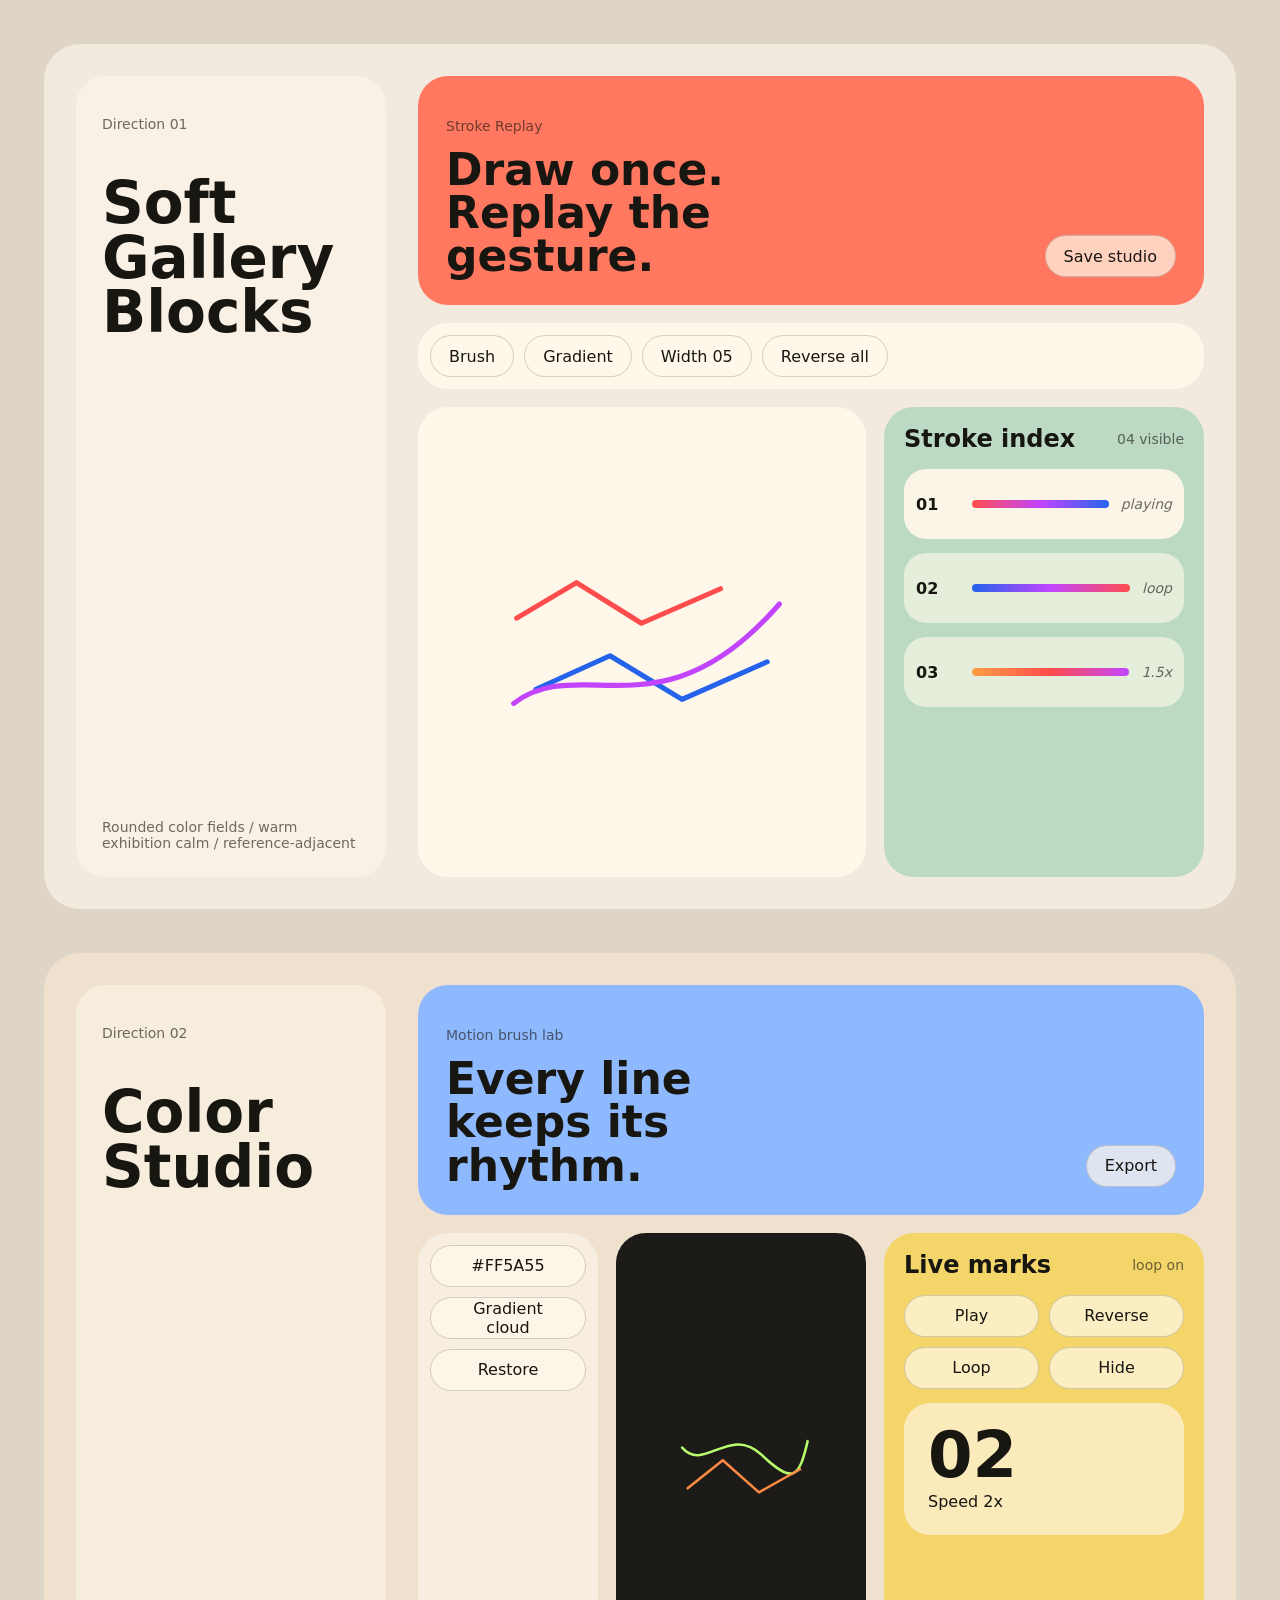
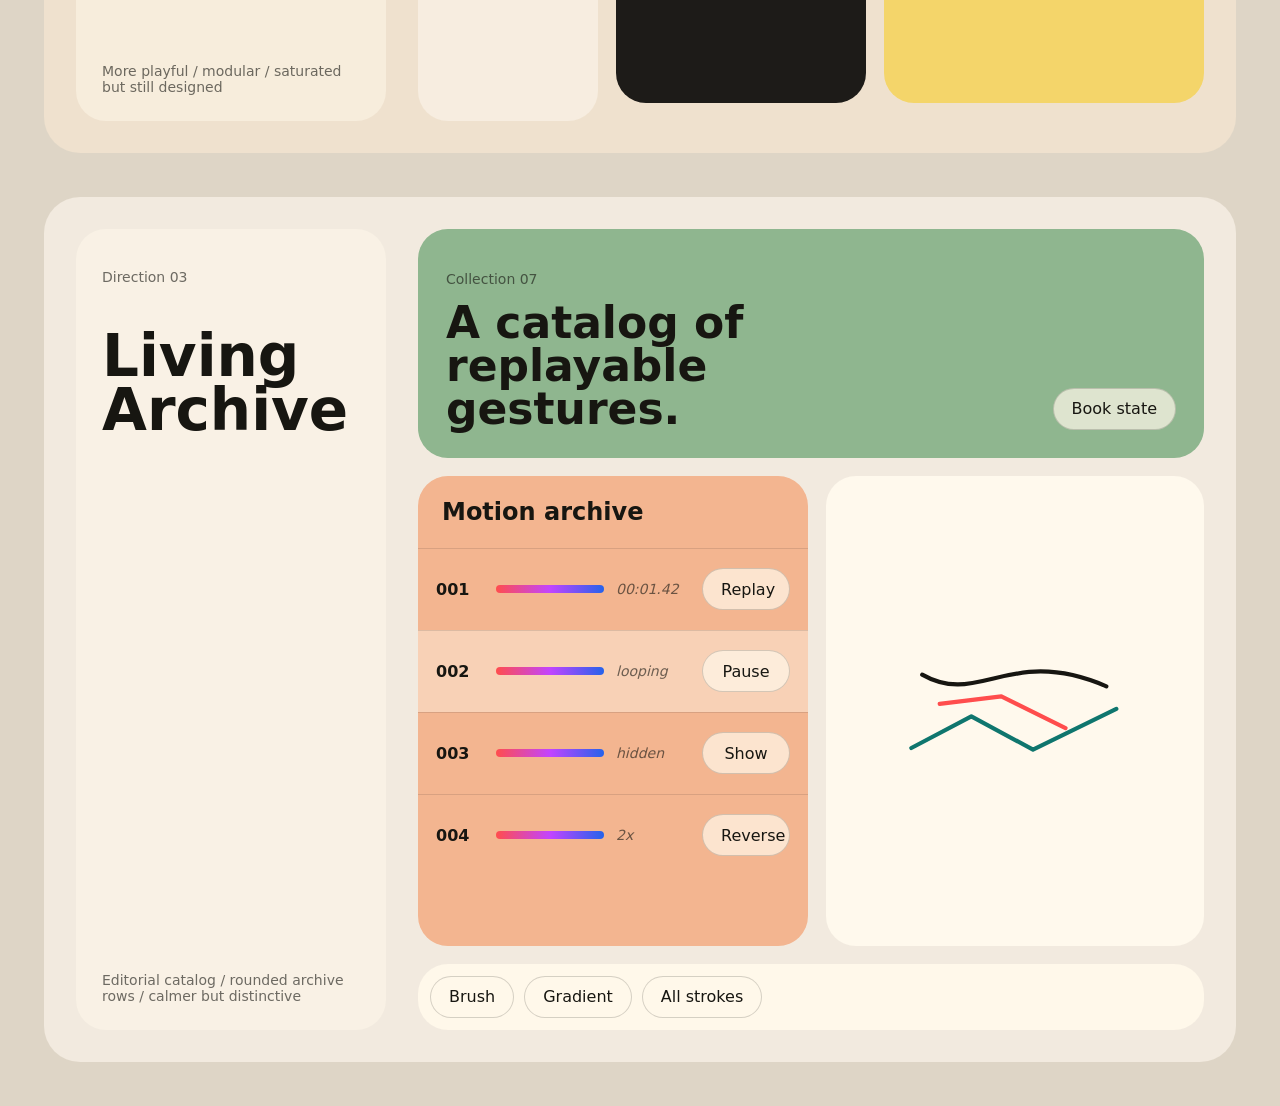
<file: ui-directions.html>
<!doctype html>
<html lang="en">
  <head>
    <meta charset="utf-8">
    <meta name="viewport" content="width=device-width, initial-scale=1">
    <title>Stroke Replay UI Directions</title>
    <link rel="stylesheet" href="ui-directions.css">
  </head>
  <body>
    <main class="directions">
      <section class="direction direction-units" aria-label="Soft Units inspired UI direction">
        <header class="directionIntro">
          <p>Direction 01</p>
          <h1>Soft Gallery Blocks</h1>
          <span>Rounded color fields / warm exhibition calm / reference-adjacent</span>
        </header>
        <div class="appMock">
          <div class="heroPanel coral">
            <div>
              <p>Stroke Replay</p>
              <h2>Draw once. Replay the gesture.</h2>
            </div>
            <button>Save studio</button>
          </div>
          <div class="toolDock">
            <button>Brush</button>
            <button>Gradient</button>
            <button>Width 05</button>
            <button>Reverse all</button>
          </div>
          <div class="canvasCard">
            <svg viewBox="0 0 680 420" aria-label="Gradient strokes">
              <path class="red" d="M92 162 L210 92 L338 172 L494 104" />
              <path class="blue" d="M130 302 L276 236 L418 322 L586 248" />
              <path class="pink" d="M86 330 C218 228 378 402 610 134" />
            </svg>
          </div>
          <aside class="strokePanel mint">
            <div class="panelTitle">
              <h3>Stroke index</h3>
              <span>04 visible</span>
            </div>
            <article class="strokeTile active">
              <b>01</b>
              <span class="line"></span>
              <em>playing</em>
            </article>
            <article class="strokeTile">
              <b>02</b>
              <span class="line alt"></span>
              <em>loop</em>
            </article>
            <article class="strokeTile">
              <b>03</b>
              <span class="line warm"></span>
              <em>1.5x</em>
            </article>
          </aside>
        </div>
      </section>

      <section class="direction direction-playful" aria-label="Playful studio UI direction">
        <header class="directionIntro">
          <p>Direction 02</p>
          <h1>Color Studio</h1>
          <span>More playful / modular / saturated but still designed</span>
        </header>
        <div class="appMock playfulMock">
          <div class="heroPanel blueBlock">
            <div>
              <p>Motion brush lab</p>
              <h2>Every line keeps its rhythm.</h2>
            </div>
            <button>Export</button>
          </div>
          <div class="canvasCard deepCanvas">
            <svg viewBox="0 0 680 420" aria-label="Color studio strokes">
              <path class="lime" d="M104 130 C190 230 294 38 420 158 S570 252 604 104" />
              <path class="orange" d="M126 292 L266 180 L410 308 L574 216" />
            </svg>
          </div>
          <aside class="strokePanel yellow">
            <div class="panelTitle">
              <h3>Live marks</h3>
              <span>loop on</span>
            </div>
            <div class="transportPad">
              <button>Play</button>
              <button>Reverse</button>
              <button>Loop</button>
              <button>Hide</button>
            </div>
            <article class="largeStatus">
              <b>02</b>
              <span>Speed 2x</span>
            </article>
          </aside>
          <div class="toolDock vertical">
            <button>#FF5A55</button>
            <button>Gradient cloud</button>
            <button>Restore</button>
          </div>
        </div>
      </section>

      <section class="direction direction-editorial" aria-label="Editorial archive UI direction">
        <header class="directionIntro">
          <p>Direction 03</p>
          <h1>Living Archive</h1>
          <span>Editorial catalog / rounded archive rows / calmer but distinctive</span>
        </header>
        <div class="appMock archiveMock">
          <div class="heroPanel greenBlock">
            <div>
              <p>Collection 07</p>
              <h2>A catalog of replayable gestures.</h2>
            </div>
            <button>Book state</button>
          </div>
          <div class="archiveList peach">
            <h3>Motion archive</h3>
            <article><b>001</b><span></span><em>00:01.42</em><button>Replay</button></article>
            <article class="active"><b>002</b><span></span><em>looping</em><button>Pause</button></article>
            <article><b>003</b><span></span><em>hidden</em><button>Show</button></article>
            <article><b>004</b><span></span><em>2x</em><button>Reverse</button></article>
          </div>
          <div class="canvasCard archiveCanvas">
            <svg viewBox="0 0 680 420" aria-label="Archive strokes">
              <path class="ink" d="M118 124 C254 202 328 52 560 152" />
              <path class="teal" d="M92 300 L236 224 L384 304 L584 206" />
              <path class="red" d="M160 194 L308 176 L462 252" />
            </svg>
          </div>
          <div class="toolDock archiveDock">
            <button>Brush</button>
            <button>Gradient</button>
            <button>All strokes</button>
          </div>
        </div>
      </section>
    </main>
  </body>
</html>
</file>
<file: style.css>
:root {
  color-scheme: light;
  --bg: #dce9f5;
  --paper: #f2f7fb;
  --panel: #fbfcf7;
  --panel-soft: rgba(251, 252, 247, 0.72);
  --ink: #182235;
  --muted: rgba(24, 34, 53, 0.62);
  --line: rgba(24, 34, 53, 0.13);
  --line-strong: rgba(24, 34, 53, 0.24);
  --blue-block: #78aeea;
  --yellow-block: #e6f0f7;
  --danger: #b6474d;
  --accent: #1e5fae;
  --accent-strong: #143f79;
  --accent-soft: #cfe2f5;
  --warm-accent: #ef8d7d;
  --shadow: rgba(34, 54, 86, 0.14);
}

* {
  box-sizing: border-box;
}

html {
  overflow-x: hidden;
}

body {
  margin: 0;
  min-height: 100svh;
  overflow-x: hidden;
  background:
    radial-gradient(circle at 18% 8%, rgba(255, 255, 255, 0.74), transparent 30%),
    linear-gradient(135deg, #edf5fb 0%, var(--bg) 48%, #f9f6ee 100%);
  color: var(--ink);
  font-family: Inter, ui-sans-serif, system-ui, -apple-system, BlinkMacSystemFont, "Segoe UI", sans-serif;
}

button,
input {
  font: inherit;
}

h1,
h2,
p {
  margin: 0;
}

h1 {
  max-width: 7ch;
  margin: 34px 0 auto;
  font-size: 56px;
  line-height: 0.94;
  letter-spacing: 0;
}

h2 {
  font-size: 24px;
  line-height: 1;
}

button {
  min-width: 38px;
  height: 38px;
  border: 1px solid var(--line-strong);
  border-radius: 999px;
  background: var(--panel-soft);
  color: var(--ink);
  cursor: pointer;
  padding: 0 14px;
  white-space: nowrap;
  transition: background-color 160ms ease-out, border-color 160ms ease-out, color 160ms ease-out, transform 160ms ease-out;
}

button:hover {
  border-color: var(--accent);
  background: rgba(251, 252, 247, 0.94);
}

button:active {
  transform: translateY(1px);
}

button:focus-visible,
input:focus-visible {
  outline: 2px solid var(--ink);
  outline-offset: 2px;
}

button.primary {
  border-color: var(--accent);
  background: var(--accent);
  color: white;
}

button.primary:hover {
  background: var(--accent-strong);
}

button.danger {
  color: var(--danger);
}

button:disabled {
  cursor: not-allowed;
  opacity: 0.45;
}

[hidden] {
  display: none !important;
}

.app {
  display: grid;
  grid-template-columns: 250px minmax(0, 1fr);
  gap: 20px;
  height: 100svh;
  min-height: 100svh;
  overflow: hidden;
  padding: 18px;
  background: transparent;
  transition: grid-template-columns 420ms cubic-bezier(.22, 1, .36, 1);
}

.titleRail {
  display: flex;
  flex-direction: column;
  min-width: 0;
  min-height: 0;
  overflow: hidden;
  border: 1px solid rgba(255, 255, 255, 0.62);
  border-radius: 30px;
  background: linear-gradient(180deg, rgba(251, 252, 247, 0.78), rgba(222, 236, 247, 0.74));
  box-shadow: inset 0 1px 0 rgba(255, 255, 255, 0.74);
  padding: 24px;
  transition: padding 420ms cubic-bezier(.22, 1, .36, 1);
}

.titleRail p,
.titleRail span,
.globalMeta p,
#status,
#activeCount,
#globalSpeedLabel,
.emptyState,
.strokeMeta,
.saveStatus,
.speedPanel span {
  color: var(--muted);
  font-size: 13px;
}

.studio {
  display: grid;
  grid-template-rows: auto minmax(0, 1fr);
  gap: 18px;
  min-width: 0;
  min-height: 0;
  overflow: hidden;
}

.topbar {
  display: grid;
  grid-template-columns: minmax(170px, 0.24fr) minmax(0, 1fr);
  align-items: end;
  gap: 18px;
  min-height: 138px;
  border-radius: 28px;
  background:
    linear-gradient(135deg, rgba(255, 255, 255, 0.24), transparent 38%),
    linear-gradient(135deg, #6fa7e7 0%, #78aeea 52%, #a9c8ec 100%);
  box-shadow: 0 16px 36px rgba(44, 87, 134, 0.16);
  padding: 22px;
  transition: min-height 420ms cubic-bezier(.22, 1, .36, 1), padding 420ms cubic-bezier(.22, 1, .36, 1);
}

.globalMeta strong {
  display: grid;
  gap: 8px;
  max-width: 14ch;
  margin-top: 8px;
  font-size: 26px;
  line-height: 1;
}

#status::before {
  content: "";
  margin: 0;
}

.sessionName {
  display: block;
}

.tools {
  min-width: 0;
}

.instrumentPanel {
  display: grid;
  grid-template-columns: minmax(188px, 0.92fr) minmax(268px, 1.12fr) minmax(102px, 0.42fr) minmax(156px, 0.56fr);
  align-items: stretch;
  gap: 12px;
}

.toolGroup,
.globalControls {
  display: grid;
  grid-template-rows: auto minmax(42px, 1fr) auto;
  align-content: end;
  gap: 10px;
  min-width: 0;
  min-height: 116px;
  border: 0;
  border-radius: 22px;
  border: 1px solid rgba(255, 255, 255, 0.42);
  background: rgba(251, 252, 247, 0.32);
  box-shadow: inset 0 1px 0 rgba(255, 255, 255, 0.34);
  padding: 14px;
}

.toolGroupLabel,
.globalHeader h2 {
  display: block;
  padding: 0;
  border: 0;
  color: rgba(24, 34, 53, 0.78);
  font-size: 13px;
  font-weight: 800;
  letter-spacing: 0;
  line-height: 1;
}

.toolRow,
.globalButtons {
  display: flex;
  align-items: center;
  gap: 8px;
  min-width: 0;
}

.tools label {
  min-width: 0;
}

.iconButton {
  position: relative;
  display: inline-grid;
  place-items: center;
  flex: 0 0 40px;
  width: 40px;
  min-width: 40px;
  height: 40px;
  padding: 0;
  border-radius: 999px;
  font-size: 18px;
  font-weight: 750;
  line-height: 1;
}

.svgIcon {
  width: 20px;
  height: 20px;
  fill: none;
  stroke: currentColor;
  stroke-width: 2;
  stroke-linecap: round;
  stroke-linejoin: round;
}

.fillIcon {
  fill: currentColor;
  stroke: none;
}

.smallIconButton {
  flex-basis: 34px;
  width: 34px;
  min-width: 34px;
  height: 34px;
}

.speedIconButton {
  font-size: 13px;
}

.colorButton {
  overflow: hidden;
  cursor: pointer;
}

.colorButton input {
  position: absolute;
  inset: 0;
  width: 100%;
  height: 100%;
  opacity: 0;
  cursor: pointer;
}

.colorIcon {
  display: block;
  width: 22px;
  height: 22px;
  border-radius: 6px;
  background: #171611;
}

.widthIcon {
  display: block;
  width: 24px;
  height: var(--brush-width, 5px);
  border-radius: 999px;
  background: currentColor;
}

.gradientIcon {
  display: block;
  width: 24px;
  height: 24px;
  border-radius: 50%;
  background: linear-gradient(135deg, #ff4d4d 0%, #c244ff 48%, #2563eb 100%);
}

input[type="color"] {
  width: 28px;
  height: 28px;
  padding: 0;
  border: 0;
  background: transparent;
}

input[type="range"] {
  width: 92px;
  accent-color: var(--accent);
}

.gradientControls {
  display: flex;
  align-items: center;
  gap: 8px;
  grid-column: 1 / -1;
  min-height: 40px;
  border: 1px solid rgba(24, 34, 53, 0.14);
  border-radius: 18px;
  background: rgba(251, 252, 247, 0.52);
  padding: 5px;
}

.widthPanel {
  display: grid;
  grid-template-columns: minmax(0, 1fr) 26px;
  align-items: center;
  gap: 8px;
  border: 1px solid rgba(24, 34, 53, 0.14);
  border-radius: 18px;
  background: rgba(251, 252, 247, 0.52);
  padding: 8px 10px;
}

.widthPanel span {
  color: var(--muted);
  font-size: 13px;
  text-align: right;
}

.gradientStops {
  display: inline-flex;
  align-items: center;
  gap: 4px;
  min-width: 0;
  overflow-x: auto;
  padding: 8px;
}

.gradientStop {
  position: relative;
  width: 32px;
  height: 30px;
}

.gradientStop input {
  width: 32px;
  height: 30px;
}

.gradientStop button {
  position: absolute;
  top: -8px;
  right: -8px;
  width: 18px;
  min-width: 18px;
  height: 18px;
  padding: 0;
  background: #fff;
  color: var(--danger);
  font-size: 12px;
  line-height: 1;
}

#addGradientColor {
  height: 30px;
}

.saveStatus {
  min-width: 58px;
  padding: 0 4px;
}

.globalHeader {
  display: flex;
  align-items: center;
  justify-content: space-between;
  gap: 8px;
  padding: 0;
}

.globalHeader h2 {
  font-size: 13px;
}

.globalButtons {
  display: flex;
  align-items: center;
  gap: 8px;
}

.globalButtons button {
  padding: 0;
}

.globalControls .speedPanel {
  grid-column: auto;
}

.speedPanel {
  display: grid;
  grid-template-columns: minmax(0, 1fr) 44px;
  align-items: center;
  gap: 10px;
  border: 1px solid var(--line-strong);
  border-radius: 18px;
  background: rgba(251, 252, 247, 0.52);
  padding: 8px 10px;
}

.speedPanel input[type="range"] {
  width: 100%;
}

.speedPanel span {
  text-align: right;
}

.timingPanel {
  display: grid;
  grid-template-columns: 1fr 1fr;
  gap: 7px;
  border-radius: 14px;
  background: rgba(251, 252, 247, 0.48);
  padding: 7px;
}

.timingPanel label {
  display: grid;
  grid-template-columns: 1fr auto;
  align-items: center;
  gap: 4px 6px;
}

.timingPanel span,
.timingPanel em {
  color: var(--muted);
  font-size: 12px;
  font-style: normal;
}

.timingPanel input[type="range"] {
  grid-column: 1 / -1;
  width: 100%;
}

.workArea {
  display: grid;
  grid-template-columns: minmax(0, 1fr) 306px;
  gap: 18px;
  min-height: 0;
  overflow: hidden;
  transition: grid-template-columns 420ms cubic-bezier(.22, 1, .36, 1);
}

.workspace {
  min-width: 0;
  min-height: 0;
  overflow: hidden;
}

.canvasShell {
  position: relative;
  width: 100%;
  height: 100%;
  min-width: 0;
  min-height: 0;
  overflow: hidden;
  border: 1px solid rgba(24, 34, 53, 0.12);
  border-radius: 30px;
  background: var(--panel);
  box-shadow: 0 18px 42px rgba(35, 60, 92, 0.12);
  transition: min-height 420ms cubic-bezier(.22, 1, .36, 1);
}

#drawingCanvas {
  display: block;
  width: 100%;
  height: 100%;
  min-height: 0;
  border: 0;
  background: #fbfcf7;
  touch-action: none;
  cursor: crosshair;
  transition: min-height 420ms cubic-bezier(.22, 1, .36, 1);
}

.extendButton {
  position: absolute;
  right: 18px;
  bottom: 18px;
  width: 54px;
  height: 54px;
  min-height: 54px;
  border-color: rgba(24, 34, 53, 0.22);
  background: rgba(251, 252, 247, 0.58);
  backdrop-filter: blur(10px);
  padding: 0;
}

.extendButton span,
.extendButton span::before,
.extendButton span::after {
  position: absolute;
  display: block;
  content: "";
}

.extendButton span {
  inset: 16px;
  border-right: 2px solid var(--ink);
  border-bottom: 2px solid var(--ink);
}

.extendButton span::before {
  right: -2px;
  bottom: -2px;
  width: 16px;
  height: 2px;
  background: var(--ink);
}

.extendButton span::after {
  right: -2px;
  bottom: -2px;
  width: 2px;
  height: 16px;
  background: var(--ink);
}

.app.expanded {
  grid-template-columns: 92px minmax(0, 1fr);
}

.app.expanded .titleRail {
  padding: 18px 14px;
}

.app.expanded .titleRail h1 {
  writing-mode: vertical-rl;
  text-orientation: mixed;
  max-width: none;
  margin: 18px auto;
  font-size: 34px;
}

.app.expanded .titleRail span {
  display: none;
}

.app.expanded .topbar {
  min-height: 78px;
  grid-template-columns: minmax(112px, 0.14fr) minmax(0, 1fr);
  padding: 14px 16px;
}

.app.expanded .globalMeta strong {
  max-width: none;
  font-size: 18px;
}

.app.expanded .sessionName {
  display: none;
}

.app.expanded #status::before {
  content: "";
  margin: 0;
}

.app.expanded .workArea {
  grid-template-columns: minmax(0, 1fr) 228px;
}

.app.expanded .canvasShell,
.app.expanded #drawingCanvas {
  min-height: 0;
}


.sidebar {
  display: grid;
  grid-template-rows: auto minmax(0, 1fr) auto;
  gap: 12px;
  min-width: 0;
  min-height: 0;
  overflow: hidden;
  border: 1px solid rgba(255, 255, 255, 0.62);
  border-radius: 30px;
  background:
    linear-gradient(180deg, rgba(251, 252, 247, 0.46), rgba(230, 240, 247, 0.9)),
    var(--yellow-block);
  box-shadow: inset 0 1px 0 rgba(255, 255, 255, 0.62);
  padding: 14px;
}

.sidebarHeader {
  display: flex;
  align-items: center;
  justify-content: space-between;
  gap: 12px;
}

.strokeList {
  display: grid;
  align-content: start;
  gap: 12px;
  min-height: 0;
  overflow-y: auto;
  overflow-x: hidden;
  padding-right: 4px;
}

.strokeItem {
  display: grid;
  gap: 8px;
  border: 1px solid rgba(24, 34, 53, 0.08);
  border-radius: 18px;
  background: rgba(251, 252, 247, 0.68);
  padding: 9px;
  cursor: pointer;
  transform: none;
  transition: background-color 160ms ease-out, border-color 160ms ease-out, box-shadow 160ms ease-out, opacity 160ms ease-out, transform 160ms ease-out;
}

.strokeItem:hover {
  background: rgba(251, 252, 247, 0.86);
}

.strokeItem.playingStroke {
  border-color: rgba(30, 95, 174, 0.28);
  background: rgba(251, 252, 247, 0.92);
  transform: none;
}

.strokeItem.selectedStrokeItem {
  border-color: rgba(30, 95, 174, 0.38);
  background: rgba(251, 252, 247, 0.98);
  box-shadow: 0 8px 18px var(--shadow);
}

.sortingStrokeList .strokeItem:not(.draggingStroke) {
  opacity: 0.62;
}

.strokeItem.draggingStroke {
  position: relative;
  z-index: 2;
  opacity: 0.98;
  border-color: rgba(30, 95, 174, 0.44);
  background: rgba(251, 252, 247, 0.98);
  box-shadow: 0 16px 26px rgba(34, 54, 86, 0.18);
  transform: translateY(-4px) scale(1.018);
}

.strokeTitle {
  display: grid;
  grid-template-columns: 56px minmax(0, 1fr) auto;
  align-items: center;
  gap: 10px;
}

.dragHandle {
  display: grid;
  grid-template-columns: auto 14px;
  place-items: center;
  column-gap: 7px;
  width: 52px;
  min-width: 52px;
  height: 34px;
  padding: 0 8px;
  border: 1px solid rgba(24, 34, 53, 0.24);
  border-radius: 14px;
  background: rgba(251, 252, 247, 0.54);
  color: rgba(24, 34, 53, 0.8);
  cursor: grab;
  white-space: normal;
  touch-action: none;
  user-select: none;
  font-size: 14px;
  font-weight: 850;
  line-height: 1;
}

.dragHandle:hover {
  border-color: rgba(24, 34, 53, 0.42);
  background: rgba(251, 252, 247, 0.86);
}

.dragHandle:active,
.strokeItem.draggingStroke .dragHandle {
  cursor: grabbing;
}

.orderNumber {
  min-width: 2ch;
}

.gripDots {
  display: grid;
  grid-template-columns: repeat(2, 4px);
  gap: 3px 4px;
}

.gripDots i {
  display: block;
  width: 4px;
  height: 4px;
  border-radius: 999px;
  background: currentColor;
  opacity: 0.55;
}

.strokeItem.selectedStrokeItem .dragHandle,
.strokeItem.draggingStroke .dragHandle {
  background: var(--accent-soft);
  border-color: rgba(30, 95, 174, 0.42);
  color: var(--ink);
}

.strokeName {
  display: flex;
  align-items: center;
  gap: 8px;
  min-width: 0;
  font-weight: 700;
}

.swatch {
  width: 44px;
  height: 8px;
  border-radius: 999px;
  flex: 0 0 auto;
}

.strokeControls {
  display: grid;
  grid-template-columns: repeat(5, 30px);
  justify-content: start;
  gap: 7px;
}

.strokeControls button {
  width: 30px;
  min-width: 30px;
  height: 30px;
  padding: 0;
  cursor: pointer;
}

.strokeControls .svgIcon {
  width: 16px;
  height: 16px;
}

.progressTrack {
  height: 4px;
  overflow: hidden;
  border-radius: 999px;
  background: rgba(251, 252, 247, 0.58);
}

.progressFill {
  width: 100%;
  height: 100%;
  border-radius: inherit;
  background: linear-gradient(90deg, #ff4d4d, #c244ff, #2563eb);
  transform: scaleX(1);
  transform-origin: left center;
}

.hiddenStroke {
  opacity: 0.58;
}

.emptyState {
  display: grid;
  gap: 12px;
  padding: 12px 0;
}

.emptyState p {
  color: var(--muted);
  font-size: 13px;
}

.emptyStrokePreview {
  display: grid;
  gap: 10px;
  border-radius: 18px;
  background: rgba(251, 252, 247, 0.58);
  padding: 12px;
}

.previewStrokeTitle {
  display: flex;
  align-items: center;
  justify-content: space-between;
  gap: 10px;
  color: var(--muted);
  font-size: 13px;
}

.previewStrokeTitle span {
  display: inline-flex;
  align-items: center;
  gap: 8px;
  color: var(--ink);
  font-weight: 700;
}

.previewStrokeTitle i {
  display: block;
  width: 44px;
  height: 8px;
  border-radius: 999px;
  background: linear-gradient(90deg, #ff4d4d, #c244ff, #2563eb);
}

.previewStrokeLine {
  height: 6px;
  border-radius: 999px;
  background: linear-gradient(90deg, #ff4d4d, #c244ff 68%, rgba(251, 252, 247, 0.72) 68%);
}

.previewStrokeButtons {
  display: grid;
  grid-template-columns: repeat(3, 1fr);
  gap: 8px;
}

.previewStrokeButtons span {
  height: 30px;
  border-radius: 999px;
  border: 1px solid var(--line-strong);
  background: var(--panel-soft);
}


.app.expanded .instrumentPanel {
  grid-template-columns: minmax(168px, 0.9fr) minmax(238px, 1fr) minmax(88px, 0.36fr) minmax(138px, 0.48fr);
}

.app.expanded .toolGroup,
.app.expanded .globalControls {
  min-height: 50px;
  grid-template-rows: auto;
  grid-template-columns: auto minmax(0, auto);
  align-items: center;
  align-content: center;
  gap: 8px;
  padding: 8px 10px;
}

.app.expanded .toolGroupLabel,
.app.expanded .globalHeader h2 {
  font-size: 11px;
}

.app.expanded .globalHeader {
  display: grid;
  gap: 2px;
}

.app.expanded .iconButton {
  flex-basis: 34px;
  width: 34px;
  min-width: 34px;
  height: 34px;
}

.app.expanded .svgIcon {
  width: 17px;
  height: 17px;
}

.app.expanded .sidebar {
  padding: 12px;
}

.app.expanded .sidebarHeader h2 {
  font-size: 18px;
}

.app.expanded .strokeItem {
  gap: 6px;
  padding: 8px;
  border-radius: 16px;
}

.app.expanded .strokeTitle {
  grid-template-columns: 48px minmax(0, 1fr);
}

.app.expanded .dragHandle {
  width: 44px;
  min-width: 44px;
  height: 32px;
  grid-template-columns: auto 12px;
  column-gap: 5px;
  padding: 0 6px;
  font-size: 12px;
}

.app.expanded .strokeMeta,
.app.expanded .strokeControls,
.app.expanded .timingPanel,
.app.expanded .progressTrack {
  display: none !important;
}

.app.expanded .strokeName span:last-child {
  font-size: 13px;
}
@media (max-width: 1100px) {
  .app,
  .app.expanded {
    grid-template-columns: 1fr;
    height: auto;
    min-height: 100svh;
  }

  .titleRail,
  .app.expanded .titleRail {
    min-height: 110px;
    padding: 18px;
  }

  .titleRail h1,
  .app.expanded .titleRail h1 {
    writing-mode: horizontal-tb;
    max-width: none;
    margin: 12px 0;
    font-size: 38px;
  }

  .titleRail span {
    display: block;
  }

  .topbar,
  .app.expanded .topbar,
  .workArea,
  .app.expanded .workArea {
    grid-template-columns: 1fr;
  }

  .tools {
    justify-content: flex-start;
  }

  .canvasShell,
  #drawingCanvas,
  .app.expanded .canvasShell,
  .app.expanded #drawingCanvas {
    min-height: clamp(420px, 58svh, 680px);
  }

  .strokeList {
    max-height: 44svh;
  }
}

@media (max-width: 640px) {
  .app,
  .app.expanded {
    grid-template-columns: 1fr;
    gap: 12px;
    height: auto;
    min-height: 100svh;
    padding: 12px;
  }

  .titleRail,
  .app.expanded .titleRail {
    min-height: 86px;
    padding: 14px;
  }

  .titleRail h1,
  .app.expanded .titleRail h1 {
    writing-mode: horizontal-tb;
    max-width: none;
    margin: 8px 0;
    font-size: 32px;
  }

  .studio {
    gap: 12px;
  }

  .topbar,
  .app.expanded .topbar {
    grid-template-columns: 1fr;
    min-height: 0;
    padding: 10px;
  }

  .globalMeta {
    display: none;
  }

  .instrumentPanel,
  .app.expanded .instrumentPanel {
    overflow-x: auto;
    justify-content: start;
  }

  .workArea,
  .app.expanded .workArea {
    grid-template-columns: 1fr;
  }

  .canvasShell,
  #drawingCanvas,
  .app.expanded .canvasShell,
  .app.expanded #drawingCanvas {
    min-height: clamp(340px, 54svh, 560px);
  }

  .strokeList {
    max-height: 44svh;
  }
}

@media (prefers-reduced-motion: reduce) {
  *,
  *::before,
  *::after {
    transition-duration: 1ms !important;
    scroll-behavior: auto !important;
  }
}
/* Scheme 02 toolbar and stroke list application */
.topbar {
  min-height: 74px;
  grid-template-columns: 126px minmax(0, 1fr);
  align-items: center;
  gap: 12px;
  border: 1px solid rgba(205, 223, 241, 0.82);
  border-radius: 18px;
  background: rgba(245, 250, 255, 0.88);
  box-shadow: 0 12px 30px rgba(62, 101, 143, 0.12), inset 0 1px 0 rgba(255, 255, 255, 0.86);
  padding: 9px 12px;
  backdrop-filter: blur(14px);
}

.globalMeta {
  align-self: stretch;
  display: grid;
  align-content: center;
  border-right: 1px solid rgba(40, 72, 109, 0.12);
  padding-right: 10px;
}

.globalMeta p {
  display: none;
}

.globalMeta strong {
  display: grid;
  gap: 2px;
  max-width: none;
  margin: 0;
  font-size: 12px;
  line-height: 1.05;
  text-transform: uppercase;
}

.sessionName {
  color: #5f9ee9;
  font-size: 22px;
  font-weight: 850;
  letter-spacing: 0;
  text-transform: none;
}

#status {
  font-size: 10px;
  font-weight: 750;
  letter-spacing: 0.08em;
  text-transform: uppercase;
}

.instrumentPanel {
  display: flex;
  align-items: center;
  gap: 0;
  min-width: 0;
  height: 56px;
  overflow: visible;
}

.toolGroup,
.globalControls,
.app.expanded .toolGroup,
.app.expanded .globalControls {
  display: flex;
  align-items: center;
  align-content: center;
  gap: 8px;
  min-height: 0;
  height: 48px;
  border: 0;
  border-radius: 0;
  background: transparent;
  box-shadow: none;
  padding: 0 10px;
}

.toolGroup + .globalControls,
.globalControls + .toolGroup,
.toolGroup + .toolGroup {
  border-left: 1px solid rgba(40, 72, 109, 0.12);
}

.toolGroupLabel,
.globalHeader h2 {
  display: none;
}

.globalHeader {
  display: none;
}

.toolRow,
.globalButtons {
  display: flex;
  align-items: center;
  gap: 4px;
}

.iconButton,
.app.expanded .iconButton {
  width: 38px;
  min-width: 38px;
  height: 44px;
  flex: 0 0 38px;
  display: inline-grid;
  grid-template-rows: 20px 12px;
  place-items: center;
  gap: 2px;
  border: 0;
  border-radius: 12px;
  background: transparent;
  color: #263a55;
  padding: 4px 3px 3px;
  font-size: 11px;
}

.iconButton::after {
  content: attr(data-label);
  color: rgba(38, 58, 85, 0.76);
  font-size: 8px;
  font-weight: 700;
  line-height: 1;
  max-width: 44px;
  overflow: hidden;
  text-overflow: ellipsis;
  white-space: nowrap;
}

.iconButton:hover {
  background: rgba(223, 236, 249, 0.82);
  border-color: transparent;
}

.iconButton.primary {
  background: #e7f1ff;
  color: #1e5fae;
}

#playAllButton {
  width: 46px;
  min-width: 46px;
  height: 46px;
  flex-basis: 46px;
  grid-template-rows: 1fr;
  border-radius: 50%;
  background: #ffffff;
  color: #4f95e8;
  box-shadow: 0 7px 16px rgba(65, 123, 190, 0.22);
}

#playAllButton::after {
  content: "";
  display: none;
}

#playAllButton .svgIcon {
  width: 22px;
  height: 22px;
}

.svgIcon,
.app.expanded .svgIcon {
  width: 16px;
  height: 16px;
}

.colorIcon,
.gradientIcon {
  width: 16px;
  height: 16px;
  border-radius: 5px;
}

.widthIcon {
  width: 17px;
}

.speedIconButton span {
  font-size: 9px;
  font-weight: 850;
}

.widthPanel,
.speedPanel,
.gradientControls {
  position: absolute;
  z-index: 10;
  top: 64px;
  border-radius: 14px;
  background: rgba(255, 255, 255, 0.94);
  box-shadow: 0 14px 28px rgba(58, 92, 128, 0.14);
}

.widthPanel {
  left: 214px;
  width: 150px;
}

.globalControls .speedPanel {
  left: auto;
  right: 190px;
  width: 170px;
}

.workArea {
  grid-template-columns: minmax(0, 1fr) 360px;
  gap: 12px;
}

.sidebar {
  gap: 8px;
  border-radius: 18px;
  background: rgba(248, 252, 255, 0.76);
  padding: 10px;
}

.sidebarHeader {
  height: 24px;
  padding: 0 2px;
}

.sidebarHeader h2 {
  font-size: 12px;
  font-weight: 850;
  text-transform: uppercase;
  letter-spacing: 0.08em;
}

#activeCount {
  font-size: 10px;
}

.strokeList {
  gap: 6px;
  padding-right: 2px;
}

.strokeItem {
  display: grid;
  grid-template-columns: 20px minmax(0, 1fr) auto;
  grid-template-areas:
    "handle main controls"
    "handle timing controls";
  align-items: center;
  gap: 3px 8px;
  min-height: 48px;
  border: 1px solid rgba(39, 68, 102, 0.08);
  border-radius: 12px;
  background: rgba(255, 255, 255, 0.76);
  box-shadow: none;
  padding: 6px 8px;
}

.strokeItem:hover,
.strokeItem.selectedStrokeItem,
.strokeItem.playingStroke {
  background: rgba(255, 255, 255, 0.94);
  box-shadow: 0 8px 18px rgba(60, 96, 132, 0.10);
}

.strokeTitle {
  display: contents;
}

.dragHandle,
.app.expanded .dragHandle {
  grid-area: handle;
  width: 18px;
  min-width: 18px;
  height: 38px;
  grid-template-columns: 1fr;
  place-items: center;
  padding: 0;
  border: 0;
  border-radius: 8px;
  background: transparent;
  color: rgba(38, 58, 85, 0.58);
}

.orderNumber {
  display: none;
}

.gripDots {
  grid-template-columns: repeat(2, 3px);
  gap: 3px;
}

.gripDots i {
  width: 3px;
  height: 3px;
}

.strokeName {
  grid-area: main;
  display: grid;
  grid-template-columns: 52px minmax(0, 1fr);
  align-items: center;
  gap: 8px;
  min-width: 0;
  font-size: 10px;
  font-weight: 800;
  color: #263a55;
}

.swatch {
  width: 52px;
  height: 7px;
  border-radius: 999px;
  box-shadow: 0 0 0 1px rgba(38, 58, 85, 0.06);
}

.strokeMeta {
  display: none;
}

.strokeControls {
  grid-area: controls;
  display: flex;
  align-items: center;
  gap: 2px;
}

.strokeControls button {
  width: 20px;
  min-width: 20px;
  height: 20px;
  grid-template-rows: 1fr;
  border-radius: 6px;
  padding: 0;
  color: #263a55;
}

.strokeControls button::after {
  content: "";
  display: none;
}

.strokeControls .svgIcon {
  width: 12px;
  height: 12px;
}

.timingPanel {
  grid-area: timing;
  display: grid;
  grid-template-columns: minmax(0, 1fr) minmax(0, 1fr);
  gap: 7px;
  padding: 0;
  background: transparent;
}

.timingPanel label {
  display: grid;
  grid-template-columns: 38px minmax(0, 1fr) 28px;
  align-items: center;
  gap: 4px;
}

.timingPanel span,
.timingPanel em {
  font-size: 8px;
  line-height: 1;
  color: rgba(38, 58, 85, 0.62);
}

.timingPanel input[type="range"] {
  grid-column: auto;
  width: 100%;
  height: 10px;
  accent-color: #5f9ee9;
}

.progressTrack {
  display: none;
}

.app.expanded .workArea {
  grid-template-columns: minmax(0, 1fr) 228px;
}

.app.expanded .sidebar {
  padding: 8px;
}

.app.expanded .strokeItem {
  min-height: 38px;
  grid-template-columns: 18px minmax(0, 1fr);
  grid-template-areas: "handle main";
  padding: 6px;
}

.app.expanded .strokeControls,
.app.expanded .timingPanel,
.app.expanded .progressTrack {
  display: none !important;
}

.app.expanded .strokeName {
  grid-template-columns: 40px minmax(0, 1fr);
}

.app.expanded .swatch {
  width: 40px;
}

@media (max-width: 1100px) {
  .topbar,
  .app.expanded .topbar {
    grid-template-columns: 1fr;
  }

  .globalMeta {
    display: none;
  }

  .instrumentPanel,
  .app.expanded .instrumentPanel {
    overflow-x: auto;
    height: auto;
    justify-content: start;
  }

  .workArea,
  .app.expanded .workArea {
    grid-template-columns: 1fr;
  }
}

/* Responsive density pass: keep scheme 02 readable on large monitors. */
:root {
  --toolbar-button: clamp(42px, 2.55vw, 54px);
  --toolbar-icon: clamp(18px, 1.05vw, 22px);
  --toolbar-label: clamp(9px, 0.55vw, 11px);
  --stroke-button: clamp(24px, 1.45vw, 30px);
  --stroke-icon: clamp(14px, 0.9vw, 17px);
  --stroke-card-min: clamp(64px, 4.2vw, 78px);
  --stroke-panel-width: clamp(380px, 22vw, 460px);
}

.topbar,
.app.expanded .topbar {
  min-height: clamp(84px, 5vw, 98px);
  grid-template-columns: clamp(138px, 8vw, 172px) minmax(0, 1fr);
  padding: clamp(11px, 0.75vw, 15px) clamp(14px, 0.9vw, 18px);
}

.sessionName {
  font-size: clamp(24px, 1.55vw, 34px);
  line-height: 0.95;
}

#status {
  font-size: clamp(10px, 0.58vw, 12px);
}

.instrumentPanel,
.app.expanded .instrumentPanel {
  height: clamp(62px, 4vw, 76px);
  gap: 2px;
}

.toolGroup,
.globalControls,
.app.expanded .toolGroup,
.app.expanded .globalControls {
  height: clamp(54px, 3.5vw, 66px);
  gap: clamp(6px, 0.45vw, 10px);
  padding: 0 clamp(10px, 0.8vw, 16px);
}

.iconButton,
.app.expanded .iconButton {
  width: var(--toolbar-button);
  min-width: var(--toolbar-button);
  height: clamp(52px, 3.6vw, 64px);
  flex-basis: var(--toolbar-button);
  grid-template-rows: clamp(22px, 1.45vw, 28px) 14px;
  border-radius: clamp(12px, 0.85vw, 16px);
}

.iconButton::after {
  font-size: var(--toolbar-label);
  max-width: calc(var(--toolbar-button) + 10px);
}

.svgIcon,
.app.expanded .svgIcon {
  width: var(--toolbar-icon);
  height: var(--toolbar-icon);
}

.colorIcon,
.gradientIcon {
  width: var(--toolbar-icon);
  height: var(--toolbar-icon);
}

.widthIcon {
  width: calc(var(--toolbar-icon) + 6px);
}

#playAllButton {
  width: clamp(56px, 3.45vw, 66px);
  min-width: clamp(56px, 3.45vw, 66px);
  height: clamp(56px, 3.45vw, 66px);
  flex-basis: clamp(56px, 3.45vw, 66px);
}

#playAllButton .svgIcon {
  width: clamp(24px, 1.45vw, 30px);
  height: clamp(24px, 1.45vw, 30px);
}

.speedIconButton span {
  font-size: clamp(10px, 0.62vw, 12px);
}

.workArea,
.app.expanded .workArea {
  grid-template-columns: minmax(0, 1fr) var(--stroke-panel-width);
}

.sidebar {
  padding: clamp(12px, 0.85vw, 18px);
}

.sidebarHeader {
  height: clamp(28px, 1.8vw, 36px);
}

.sidebarHeader h2 {
  font-size: clamp(13px, 0.8vw, 16px);
}

#activeCount {
  font-size: clamp(11px, 0.66vw, 13px);
}

.strokeList {
  gap: clamp(8px, 0.65vw, 12px);
}

.strokeItem {
  grid-template-columns: clamp(24px, 1.45vw, 30px) minmax(0, 1fr) auto;
  gap: 5px clamp(10px, 0.75vw, 14px);
  min-height: var(--stroke-card-min);
  border-radius: clamp(14px, 0.9vw, 18px);
  padding: clamp(8px, 0.6vw, 12px) clamp(10px, 0.8vw, 16px);
}

.dragHandle,
.app.expanded .dragHandle {
  width: clamp(24px, 1.45vw, 30px);
  min-width: clamp(24px, 1.45vw, 30px);
  height: clamp(46px, 2.9vw, 56px);
  border-radius: 10px;
}

.gripDots {
  grid-template-columns: repeat(2, 4px);
  gap: 4px;
}

.gripDots i {
  width: 4px;
  height: 4px;
}

.strokeName {
  grid-template-columns: clamp(58px, 3.8vw, 76px) minmax(0, 1fr);
  gap: clamp(8px, 0.6vw, 12px);
  font-size: clamp(12px, 0.72vw, 15px);
}

.swatch {
  width: clamp(58px, 3.8vw, 76px);
  height: clamp(8px, 0.55vw, 11px);
}

.strokeControls {
  gap: clamp(3px, 0.28vw, 6px);
}

.strokeControls button {
  width: var(--stroke-button);
  min-width: var(--stroke-button);
  height: var(--stroke-button);
  border-radius: 8px;
}

.strokeControls .svgIcon {
  width: var(--stroke-icon);
  height: var(--stroke-icon);
}

.timingPanel {
  gap: clamp(8px, 0.65vw, 12px);
}

.timingPanel label {
  grid-template-columns: clamp(44px, 2.8vw, 58px) minmax(0, 1fr) clamp(34px, 2vw, 42px);
  gap: clamp(5px, 0.4vw, 8px);
}

.timingPanel span,
.timingPanel em {
  font-size: clamp(9px, 0.56vw, 11px);
}

.timingPanel input[type="range"] {
  height: clamp(14px, 0.95vw, 18px);
}

.app.expanded {
  grid-template-columns: clamp(82px, 5.2vw, 104px) minmax(0, 1fr);
}

.app.expanded .workArea {
  grid-template-columns: minmax(0, 1fr) clamp(240px, 15vw, 300px);
}

.app.expanded .strokeItem {
  min-height: clamp(44px, 3vw, 56px);
  grid-template-columns: clamp(22px, 1.35vw, 28px) minmax(0, 1fr);
  padding: clamp(7px, 0.5vw, 10px);
}

.app.expanded .strokeName {
  grid-template-columns: clamp(42px, 3vw, 60px) minmax(0, 1fr);
  font-size: clamp(11px, 0.72vw, 13px);
}

.app.expanded .swatch {
  width: clamp(42px, 3vw, 60px);
}

@media (max-width: 1500px) {
  :root {
    --stroke-panel-width: 360px;
    --toolbar-button: 42px;
    --stroke-button: 24px;
  }

  .topbar,
  .app.expanded .topbar {
    min-height: 78px;
  }

  .iconButton,
  .app.expanded .iconButton {
    height: 50px;
  }

  .strokeItem {
    min-height: 62px;
  }
}

@media (max-width: 1200px) {
  .app,
  .app.expanded {
    grid-template-columns: 1fr;
    height: auto;
    min-height: 100svh;
  }

  .titleRail,
  .app.expanded .titleRail {
    min-height: auto;
  }

  .titleRail h1,
  .app.expanded .titleRail h1 {
    writing-mode: horizontal-tb;
    max-width: none;
    margin: 10px 0;
    font-size: clamp(36px, 6vw, 56px);
  }

  .titleRail span {
    display: block;
  }

  .topbar,
  .app.expanded .topbar {
    grid-template-columns: 1fr;
  }

  .globalMeta {
    display: none;
  }

  .instrumentPanel,
  .app.expanded .instrumentPanel {
    height: auto;
    overflow-x: auto;
    overflow-y: hidden;
    padding-bottom: 2px;
  }

  .workArea,
  .app.expanded .workArea {
    grid-template-columns: 1fr;
  }

  .canvasShell,
  #drawingCanvas,
  .app.expanded .canvasShell,
  .app.expanded #drawingCanvas {
    min-height: clamp(420px, 58svh, 720px);
  }

  .strokeList {
    max-height: min(46svh, 520px);
  }
}

@media (max-width: 720px) {
  .app,
  .app.expanded {
    gap: 12px;
    padding: 12px;
  }

  .topbar,
  .app.expanded .topbar {
    min-height: auto;
    border-radius: 18px;
    padding: 10px;
  }

  .toolGroup,
  .globalControls,
  .app.expanded .toolGroup,
  .app.expanded .globalControls {
    padding: 0 7px;
  }

  .iconButton,
  .app.expanded .iconButton {
    width: 40px;
    min-width: 40px;
    height: 48px;
    flex-basis: 40px;
  }

  #playAllButton {
    width: 52px;
    min-width: 52px;
    height: 52px;
    flex-basis: 52px;
  }

  .strokeItem,
  .app.expanded .strokeItem {
    grid-template-columns: 24px minmax(0, 1fr);
    grid-template-areas:
      "handle main"
      "handle controls"
      "handle timing";
    min-height: auto;
  }

  .strokeControls,
  .app.expanded .strokeControls {
    display: flex !important;
  }

  .timingPanel,
  .app.expanded .timingPanel {
    display: grid !important;
    grid-template-columns: 1fr;
  }

  .strokeControls button {
    width: 28px;
    min-width: 28px;
    height: 28px;
  }
}
/* Concept proportion pass: match the approved mockup proportions. */
:root {
  --concept-toolbar-button: clamp(34px, 2vw, 42px);
  --concept-toolbar-icon: clamp(15px, 0.9vw, 18px);
  --concept-toolbar-label: clamp(8px, 0.48vw, 9px);
  --concept-stroke-panel: clamp(360px, 21vw, 420px);
  --concept-stroke-button: clamp(20px, 1.15vw, 24px);
  --concept-stroke-icon: clamp(12px, 0.72vw, 15px);
}

.topbar,
.app.expanded .topbar {
  min-height: clamp(58px, 3.8vw, 72px);
  grid-template-columns: minmax(0, 1fr);
  align-items: center;
  border-radius: 16px;
  padding: clamp(6px, 0.48vw, 9px) clamp(8px, 0.68vw, 13px);
}

.globalMeta {
  display: none !important;
}

.instrumentPanel,
.app.expanded .instrumentPanel {
  height: clamp(46px, 3.2vw, 58px);
  justify-content: flex-start;
  gap: 0;
  overflow: visible;
}

.toolGroup,
.globalControls,
.app.expanded .toolGroup,
.app.expanded .globalControls {
  height: clamp(42px, 2.8vw, 52px);
  gap: clamp(3px, 0.28vw, 6px);
  padding: 0 clamp(7px, 0.58vw, 12px);
}

.iconButton,
.app.expanded .iconButton {
  width: var(--concept-toolbar-button);
  min-width: var(--concept-toolbar-button);
  height: clamp(38px, 2.7vw, 48px);
  flex-basis: var(--concept-toolbar-button);
  grid-template-rows: clamp(17px, 1.1vw, 21px) 11px;
  gap: 1px;
  border-radius: 10px;
  padding: 3px 2px 2px;
}

.iconButton::after {
  font-size: var(--concept-toolbar-label);
  max-width: calc(var(--concept-toolbar-button) + 8px);
}

.svgIcon,
.app.expanded .svgIcon {
  width: var(--concept-toolbar-icon);
  height: var(--concept-toolbar-icon);
}

.colorIcon,
.gradientIcon {
  width: var(--concept-toolbar-icon);
  height: var(--concept-toolbar-icon);
  border-radius: 4px;
}

.widthIcon {
  width: calc(var(--concept-toolbar-icon) + 4px);
}

#playAllButton {
  width: clamp(44px, 2.75vw, 54px);
  min-width: clamp(44px, 2.75vw, 54px);
  height: clamp(44px, 2.75vw, 54px);
  flex-basis: clamp(44px, 2.75vw, 54px);
  box-shadow: 0 7px 18px rgba(65, 123, 190, 0.18);
}

#playAllButton .svgIcon {
  width: clamp(19px, 1.12vw, 23px);
  height: clamp(19px, 1.12vw, 23px);
}

.speedIconButton span {
  font-size: clamp(8px, 0.5vw, 10px);
}

.workArea,
.app.expanded .workArea {
  grid-template-columns: minmax(0, 1fr) var(--concept-stroke-panel);
  gap: clamp(10px, 0.75vw, 14px);
}

.sidebar {
  border-radius: 16px;
  padding: clamp(9px, 0.65vw, 13px);
}

.sidebarHeader {
  height: clamp(24px, 1.45vw, 30px);
  padding: 0 2px;
}

.sidebarHeader h2 {
  font-size: clamp(11px, 0.68vw, 14px);
  letter-spacing: 0.1em;
}

#activeCount {
  font-size: clamp(9px, 0.58vw, 11px);
}

.strokeList {
  gap: clamp(5px, 0.48vw, 8px);
}

.strokeItem {
  grid-template-columns: clamp(18px, 1.05vw, 22px) minmax(0, 1fr) auto;
  grid-template-areas:
    "handle main controls"
    "handle timing controls";
  min-height: clamp(50px, 3.35vw, 62px);
  gap: 3px clamp(7px, 0.52vw, 10px);
  border-radius: 12px;
  padding: clamp(6px, 0.45vw, 9px) clamp(7px, 0.55vw, 11px);
}

.dragHandle,
.app.expanded .dragHandle {
  width: clamp(18px, 1.05vw, 22px);
  min-width: clamp(18px, 1.05vw, 22px);
  height: clamp(34px, 2.25vw, 44px);
  border-radius: 8px;
}

.gripDots {
  grid-template-columns: repeat(2, 3px);
  gap: 3px;
}

.gripDots i {
  width: 3px;
  height: 3px;
}

.strokeName {
  grid-template-columns: clamp(46px, 2.9vw, 58px) minmax(0, 1fr);
  gap: clamp(6px, 0.45vw, 9px);
  font-size: clamp(10px, 0.62vw, 12px);
  line-height: 1.05;
}

.swatch {
  width: clamp(46px, 2.9vw, 58px);
  height: clamp(6px, 0.42vw, 8px);
}

.strokeControls {
  gap: clamp(2px, 0.2vw, 4px);
}

.strokeControls button {
  width: var(--concept-stroke-button);
  min-width: var(--concept-stroke-button);
  height: var(--concept-stroke-button);
  border-radius: 6px;
}

.strokeControls .svgIcon {
  width: var(--concept-stroke-icon);
  height: var(--concept-stroke-icon);
}

.timingPanel {
  grid-template-columns: minmax(0, 1fr) minmax(0, 1fr);
  gap: clamp(5px, 0.42vw, 8px);
}

.timingPanel label {
  grid-template-columns: clamp(34px, 2.12vw, 43px) minmax(0, 1fr) clamp(26px, 1.55vw, 34px);
  gap: clamp(3px, 0.28vw, 5px);
}

.timingPanel span,
.timingPanel em {
  font-size: clamp(7px, 0.46vw, 9px);
  white-space: nowrap;
}

.timingPanel input[type="range"] {
  height: clamp(10px, 0.7vw, 13px);
}

.app.expanded .workArea {
  grid-template-columns: minmax(0, 1fr) clamp(220px, 13vw, 260px);
}

.app.expanded .strokeItem {
  min-height: clamp(38px, 2.45vw, 46px);
  grid-template-columns: clamp(17px, 1vw, 21px) minmax(0, 1fr);
  grid-template-areas: "handle main";
  padding: clamp(5px, 0.38vw, 7px);
}

.app.expanded .strokeName {
  grid-template-columns: clamp(36px, 2.35vw, 48px) minmax(0, 1fr);
  font-size: clamp(9px, 0.58vw, 11px);
}

.app.expanded .swatch {
  width: clamp(36px, 2.35vw, 48px);
}

@media (max-width: 1500px) {
  :root {
    --concept-stroke-panel: 340px;
    --concept-toolbar-button: 38px;
    --concept-stroke-button: 22px;
  }

  .topbar,
  .app.expanded .topbar {
    min-height: 68px;
  }

  .strokeItem {
    min-height: 56px;
  }
}

@media (max-width: 1200px) {
  .topbar,
  .app.expanded .topbar {
    min-height: auto;
  }

  .instrumentPanel,
  .app.expanded .instrumentPanel {
    overflow-x: auto;
    overflow-y: hidden;
  }

  .workArea,
  .app.expanded .workArea {
    grid-template-columns: 1fr;
  }
}

@media (max-width: 720px) {
  .strokeItem,
  .app.expanded .strokeItem {
    grid-template-columns: 22px minmax(0, 1fr);
    grid-template-areas:
      "handle main"
      "handle controls"
      "handle timing";
  }

  .strokeControls,
  .app.expanded .strokeControls {
    display: flex !important;
  }

  .timingPanel,
  .app.expanded .timingPanel {
    display: grid !important;
    grid-template-columns: 1fr;
  }
}
/* Keep stroke-card action icons independent from the top toolbar sizing. */
.strokeControls .iconButton,
.strokeControls button,
.app.expanded .strokeControls .iconButton,
.app.expanded .strokeControls button {
  width: var(--concept-stroke-button) !important;
  min-width: var(--concept-stroke-button) !important;
  height: var(--concept-stroke-button) !important;
  flex: 0 0 var(--concept-stroke-button) !important;
  grid-template-rows: 1fr !important;
  padding: 0 !important;
}

.strokeControls .iconButton::after,
.strokeControls button::after {
  content: "" !important;
  display: none !important;
}

.strokeControls .svgIcon {
  width: var(--concept-stroke-icon) !important;
  height: var(--concept-stroke-icon) !important;
}
/* Final mockup fidelity pass: top toolbar and stroke cards. */
.topbar,
.app.expanded .topbar {
  min-height: 56px !important;
  height: 56px !important;
  grid-template-columns: 1fr !important;
  align-items: center !important;
  border-radius: 12px !important;
  padding: 5px 8px !important;
}

.instrumentPanel,
.app.expanded .instrumentPanel {
  height: 46px !important;
  align-items: center !important;
  justify-content: flex-start !important;
  overflow: visible !important;
}

.toolGroup,
.globalControls,
.app.expanded .toolGroup,
.app.expanded .globalControls {
  height: 42px !important;
  min-height: 42px !important;
  gap: 3px !important;
  padding: 0 8px !important;
}

.toolGroup + .globalControls,
.globalControls + .toolGroup,
.toolGroup + .toolGroup {
  border-left: 1px solid rgba(40, 72, 109, 0.14) !important;
}

.iconButton,
.app.expanded .iconButton {
  width: 34px !important;
  min-width: 34px !important;
  height: 38px !important;
  flex: 0 0 34px !important;
  grid-template-rows: 18px 10px !important;
  gap: 1px !important;
  border-radius: 8px !important;
  padding: 3px 2px 2px !important;
}

.iconButton::after {
  font-size: 7px !important;
  line-height: 1 !important;
  max-width: 40px !important;
}

.svgIcon,
.app.expanded .svgIcon,
.iconButton .svgIcon,
.app.expanded .iconButton .svgIcon {
  width: 14px !important;
  height: 14px !important;
}

.colorIcon,
.gradientIcon {
  width: 14px !important;
  height: 14px !important;
}

.widthIcon {
  width: 18px !important;
}

#playAllButton {
  width: 42px !important;
  min-width: 42px !important;
  height: 42px !important;
  flex-basis: 42px !important;
  border-radius: 50% !important;
}

#playAllButton .svgIcon {
  width: 18px !important;
  height: 18px !important;
}

.speedIconButton span {
  font-size: 8px !important;
}

.workArea,
.app.expanded .workArea {
  grid-template-columns: minmax(0, 1fr) clamp(385px, 21vw, 420px) !important;
  gap: 12px !important;
}

.sidebar {
  padding: 10px !important;
  border-radius: 14px !important;
}

.sidebarHeader {
  height: 28px !important;
  padding: 0 2px !important;
}

.sidebarHeader h2 {
  font-size: 13px !important;
  letter-spacing: 0.1em !important;
}

#activeCount {
  font-size: 10px !important;
}

.strokeList {
  gap: 8px !important;
}

.strokeItem,
.app.expanded .strokeItem {
  position: relative !important;
  display: grid !important;
  grid-template-columns: 22px minmax(0, 1fr) !important;
  grid-template-areas:
    "handle main"
    "handle timing" !important;
  align-items: center !important;
  min-height: 68px !important;
  gap: 4px 9px !important;
  border-radius: 12px !important;
  padding: 8px 12px 8px 8px !important;
}

.dragHandle,
.app.expanded .dragHandle {
  grid-area: handle !important;
  width: 22px !important;
  min-width: 22px !important;
  height: 44px !important;
  border-radius: 8px !important;
}

.strokeName,
.app.expanded .strokeName {
  grid-area: main !important;
  display: grid !important;
  grid-template-columns: 62px minmax(0, 1fr) !important;
  align-items: center !important;
  gap: 9px !important;
  padding-right: 116px !important;
  font-size: 12px !important;
  line-height: 1.05 !important;
}

.swatch,
.app.expanded .swatch {
  width: 62px !important;
  height: 7px !important;
}

.strokeControls,
.app.expanded .strokeControls {
  position: absolute !important;
  top: 13px !important;
  right: 12px !important;
  display: flex !important;
  align-items: center !important;
  gap: 5px !important;
}

.strokeControls .iconButton,
.strokeControls button,
.app.expanded .strokeControls .iconButton,
.app.expanded .strokeControls button {
  width: 18px !important;
  min-width: 18px !important;
  height: 18px !important;
  flex: 0 0 18px !important;
  border-radius: 5px !important;
  padding: 0 !important;
  grid-template-rows: 1fr !important;
}

.strokeControls .svgIcon,
.app.expanded .strokeControls .svgIcon {
  width: 11px !important;
  height: 11px !important;
}

.strokeControls .iconButton::after,
.strokeControls button::after {
  content: "" !important;
  display: none !important;
}

.timingPanel,
.app.expanded .timingPanel {
  grid-area: timing !important;
  display: grid !important;
  grid-template-columns: minmax(0, 1fr) minmax(0, 1fr) !important;
  gap: 14px !important;
  padding: 0 !important;
  background: transparent !important;
}

.timingPanel label,
.app.expanded .timingPanel label {
  display: grid !important;
  grid-template-columns: 42px minmax(74px, 1fr) 30px !important;
  align-items: center !important;
  gap: 5px !important;
  min-width: 0 !important;
}

.timingPanel span,
.timingPanel em,
.app.expanded .timingPanel span,
.app.expanded .timingPanel em {
  font-size: 8px !important;
  line-height: 1 !important;
  white-space: nowrap !important;
}

.timingPanel input[type="range"],
.app.expanded .timingPanel input[type="range"] {
  width: 100% !important;
  min-width: 74px !important;
  height: 12px !important;
}

.progressTrack,
.app.expanded .progressTrack {
  display: none !important;
}

@media (max-width: 1500px) {
  .workArea,
  .app.expanded .workArea {
    grid-template-columns: minmax(0, 1fr) 360px !important;
  }

  .strokeItem,
  .app.expanded .strokeItem {
    min-height: 70px !important;
  }

  .timingPanel,
  .app.expanded .timingPanel {
    gap: 10px !important;
  }

  .timingPanel label,
  .app.expanded .timingPanel label {
    grid-template-columns: 40px minmax(62px, 1fr) 28px !important;
  }

  .timingPanel input[type="range"],
  .app.expanded .timingPanel input[type="range"] {
    min-width: 62px !important;
  }
}

@media (max-width: 1200px) {
  .topbar,
  .app.expanded .topbar {
    height: auto !important;
    min-height: 56px !important;
  }

  .instrumentPanel,
  .app.expanded .instrumentPanel {
    overflow-x: auto !important;
    overflow-y: hidden !important;
  }

  .workArea,
  .app.expanded .workArea {
    grid-template-columns: 1fr !important;
  }
}

@media (max-width: 720px) {
  .strokeItem,
  .app.expanded .strokeItem {
    grid-template-columns: 22px minmax(0, 1fr) !important;
    grid-template-areas:
      "handle main"
      "handle controls"
      "handle timing" !important;
    min-height: auto !important;
  }

  .strokeName,
  .app.expanded .strokeName {
    padding-right: 0 !important;
  }

  .strokeControls,
  .app.expanded .strokeControls {
    position: static !important;
    grid-area: controls !important;
  }

  .timingPanel,
  .app.expanded .timingPanel {
    grid-template-columns: 1fr !important;
  }
}
/* Usability correction: timeline sliders stack vertically like the mockup, with usable track length. */
.strokeItem,
.app.expanded .strokeItem {
  min-height: 78px !important;
}

.timingPanel,
.app.expanded .timingPanel {
  grid-template-columns: 1fr !important;
  gap: 3px !important;
}

.timingPanel label,
.app.expanded .timingPanel label {
  grid-template-columns: 48px minmax(0, 1fr) 34px !important;
  gap: 6px !important;
}

.timingPanel input[type="range"],
.app.expanded .timingPanel input[type="range"] {
  min-width: 0 !important;
  width: 100% !important;
}

@media (max-width: 1500px) {
  .strokeItem,
  .app.expanded .strokeItem {
    min-height: 80px !important;
  }
}

@media (max-width: 720px) {
  .strokeItem,
  .app.expanded .strokeItem {
    min-height: auto !important;
  }
}
/* Reference-scale control system: a full-width instrument strip and readable stroke cards. */
.topbar,
.app.expanded .topbar {
  height: 78px !important;
  min-height: 78px !important;
  padding: 7px 10px !important;
  grid-template-columns: 1fr !important;
}

.globalMeta { display: none !important; }

.instrumentPanel,
.app.expanded .instrumentPanel {
  position: relative !important;
  display: grid !important;
  grid-template-columns: repeat(13, minmax(0, 1fr)) !important;
  align-items: stretch !important;
  width: 100% !important;
  height: 62px !important;
  overflow: visible !important;
}

.toolGroup,
.globalControls,
.toolRow,
.globalButtons,
.app.expanded .toolGroup,
.app.expanded .globalControls { display: contents !important; }

.toolGroupLabel,
.globalHeader { display: none !important; }

.toolGroup + .globalControls,
.globalControls + .toolGroup,
.toolGroup + .toolGroup { border-left: 0 !important; }

.brushInstrument .colorButton,
.motionInstrument #playAllButton,
.utilityInstrument #undoButton,
.fileInstrument #saveButton { border-left: 1px solid rgba(40, 72, 109, 0.14) !important; }

.iconButton,
.app.expanded .iconButton {
  width: 100% !important;
  min-width: 0 !important;
  height: 62px !important;
  flex: initial !important;
  display: grid !important;
  grid-template-rows: 27px 14px !important;
  place-content: center !important;
  justify-items: center !important;
  align-items: center !important;
  gap: 3px !important;
  border-radius: 8px !important;
  padding: 7px 3px 5px !important;
}

.iconButton::after {
  font-size: 10px !important;
  line-height: 1 !important;
  max-width: none !important;
}

.svgIcon,
.app.expanded .svgIcon,
.iconButton .svgIcon,
.app.expanded .iconButton .svgIcon,
.colorIcon,
.gradientIcon {
  width: 21px !important;
  height: 21px !important;
}

.widthIcon { width: 25px !important; height: 21px !important; }
.speedIconButton span { font-size: 14px !important; line-height: 21px !important; }

#playAllButton {
  width: 50px !important;
  min-width: 50px !important;
  height: 50px !important;
  align-self: center !important;
  justify-self: center !important;
  grid-template-rows: 1fr !important;
  border-left: 0 !important;
  border-radius: 50% !important;
  padding: 0 !important;
}

#playAllButton .svgIcon { width: 23px !important; height: 23px !important; }
.widthPanel, .gradientControls, .speedPanel { z-index: 5; }

.workArea,
.app.expanded .workArea { grid-template-columns: minmax(0, 1fr) clamp(420px, 24vw, 480px) !important; }
.strokeList { gap: 10px !important; }

.strokeItem,
.app.expanded .strokeItem {
  grid-template-columns: 30px minmax(0, 1fr) !important;
  min-height: 108px !important;
  gap: 7px 12px !important;
  padding: 12px 14px 12px 10px !important;
  border-radius: 12px !important;
}

.dragHandle,
.app.expanded .dragHandle {
  width: 30px !important;
  min-width: 30px !important;
  height: 64px !important;
  border-radius: 9px !important;
}

.gripDots { transform: scale(1.2); }

.strokeName,
.app.expanded .strokeName {
  grid-template-columns: 80px minmax(0, 1fr) !important;
  gap: 11px !important;
  padding-right: 172px !important;
  font-size: 14px !important;
  line-height: 1.15 !important;
}

.swatch,
.app.expanded .swatch { width: 80px !important; height: 9px !important; }

.strokeControls,
.app.expanded .strokeControls {
  top: 16px !important;
  right: 14px !important;
  gap: 7px !important;
}

.strokeControls .iconButton,
.strokeControls button,
.app.expanded .strokeControls .iconButton,
.app.expanded .strokeControls button {
  width: 26px !important;
  min-width: 26px !important;
  height: 26px !important;
  flex: 0 0 26px !important;
  display: grid !important;
  grid-template-rows: 1fr !important;
  padding: 0 !important;
  border-radius: 6px !important;
}

.strokeControls .svgIcon,
.app.expanded .strokeControls .svgIcon { width: 16px !important; height: 16px !important; }
.timingPanel, .app.expanded .timingPanel { gap: 8px !important; }

.timingPanel label,
.app.expanded .timingPanel label { grid-template-columns: 58px minmax(0, 1fr) 42px !important; gap: 9px !important; }

.timingPanel span,
.timingPanel em,
.app.expanded .timingPanel span,
.app.expanded .timingPanel em { font-size: 11px !important; line-height: 1.1 !important; }

.timingPanel input[type="range"],
.app.expanded .timingPanel input[type="range"] { height: 18px !important; }

@media (max-width: 1200px) {
  .topbar, .app.expanded .topbar { height: auto !important; min-height: 78px !important; }
  .instrumentPanel, .app.expanded .instrumentPanel { min-width: 910px !important; }
  .workArea, .app.expanded .workArea { grid-template-columns: 1fr !important; }
}

@media (max-width: 720px) {
  .topbar, .app.expanded .topbar { padding: 6px !important; }
  .instrumentPanel, .app.expanded .instrumentPanel { height: 58px !important; }
  .iconButton, .app.expanded .iconButton { height: 58px !important; }
  .strokeItem, .app.expanded .strokeItem { min-height: auto !important; }
  .strokeName, .app.expanded .strokeName { padding-right: 0 !important; }
}
@media (max-width: 1200px) {
  .topbar,
  .app.expanded .topbar {
    min-width: 0 !important;
    overflow: hidden !important;
  }

  .instrumentPanel,
  .app.expanded .instrumentPanel {
    width: 100% !important;
    min-width: 0 !important;
    grid-template-columns: repeat(13, 70px) !important;
    overflow-x: auto !important;
    overflow-y: hidden !important;
  }
}
/* Stroke score card: calibrated to the approved compact reference. */
.strokeTitle { display: contents !important; }

.strokeItem,
.app.expanded .strokeItem {
  display: grid !important;
  grid-template-columns: 26px minmax(0, 1fr) max-content !important;
  grid-template-areas:
    "handle main controls"
    "handle timing timing" !important;
  min-height: 88px !important;
  gap: 5px 10px !important;
  padding: 8px 10px 8px 8px !important;
  border-radius: 8px !important;
}

.dragHandle,
.app.expanded .dragHandle {
  width: 26px !important;
  min-width: 26px !important;
  height: 56px !important;
  align-self: center !important;
  border-radius: 6px !important;
  background: transparent !important;
  border-color: transparent !important;
}

.orderNumber { display: none !important; }
.gripDots { transform: scale(0.92) !important; }

.strokeName,
.app.expanded .strokeName {
  grid-area: main !important;
  display: grid !important;
  grid-template-columns: 18px 54px !important;
  align-items: center !important;
  gap: 12px !important;
  min-height: 26px !important;
  padding: 0 !important;
  font-size: 0 !important;
}

.strokeName > span:last-child { display: none !important; }

.swatch,
.app.expanded .swatch {
  width: 18px !important;
  height: 18px !important;
  border-radius: 50% !important;
  box-shadow: 0 0 0 1px rgba(30, 95, 174, 0.10) !important;
}

.strokeName::after {
  content: "";
  width: 54px;
  height: 20px;
  background: center / contain no-repeat url("data:image/svg+xml,%3Csvg xmlns='http://www.w3.org/2000/svg' viewBox='0 0 64 20'%3E%3Cpath d='M2 12 C10 5 15 15 23 10 S36 5 43 10 S53 14 62 8' fill='none' stroke='%236b9be1' stroke-width='2.2' stroke-linecap='round'/%3E%3Cpath d='M5 14 C13 8 17 16 25 12 S39 7 47 12' fill='none' stroke='%23b9d2f1' stroke-width='1.4' stroke-linecap='round'/%3E%3C/svg%3E") !important;
}

.strokeMeta { display: none !important; }

.strokeControls,
.app.expanded .strokeControls {
  position: static !important;
  grid-area: controls !important;
  display: flex !important;
  align-self: center !important;
  align-items: center !important;
  gap: 7px !important;
  margin: 0 !important;
}

.strokeControls .iconButton,
.strokeControls button,
.app.expanded .strokeControls .iconButton,
.app.expanded .strokeControls button {
  width: 19px !important;
  min-width: 19px !important;
  height: 22px !important;
  flex: 0 0 19px !important;
  border-radius: 4px !important;
  background: transparent !important;
}

.strokeControls .svgIcon,
.app.expanded .strokeControls .svgIcon {
  width: 13px !important;
  height: 13px !important;
}

.timingPanel,
.app.expanded .timingPanel {
  grid-area: timing !important;
  display: grid !important;
  grid-template-columns: 1fr !important;
  gap: 3px !important;
  padding: 0 !important;
}

.timingPanel label,
.app.expanded .timingPanel label {
  display: grid !important;
  grid-template-columns: 50px minmax(0, 1fr) 33px !important;
  align-items: center !important;
  gap: 7px !important;
  min-height: 14px !important;
}

.timingPanel span,
.timingPanel em,
.app.expanded .timingPanel span,
.app.expanded .timingPanel em {
  font-size: 9px !important;
  line-height: 1 !important;
}

.timingPanel input[type="range"],
.app.expanded .timingPanel input[type="range"] {
  width: 100% !important;
  height: 12px !important;
  min-width: 0 !important;
}

@media (max-width: 720px) {
  .strokeItem,
  .app.expanded .strokeItem {
    grid-template-columns: 26px minmax(0, 1fr) max-content !important;
    grid-template-areas:
      "handle main controls"
      "handle timing timing" !important;
    min-height: 88px !important;
  }
}
/* Scheme 01: Instrument Strip. Group controls by workflow instead of stretching 13 unrelated cells. */
.studio { overflow: visible !important; }
.topbar,
.app.expanded .topbar {
  position: relative !important;
  z-index: 20 !important;
  overflow: visible !important;
  height: 78px !important;
  min-height: 78px !important;
  padding: 8px 12px !important;
}

.instrumentPanel,
.app.expanded .instrumentPanel {
  display: grid !important;
  grid-template-columns: minmax(188px, 0.82fr) minmax(342px, 1.42fr) minmax(112px, 0.46fr) minmax(194px, 0.84fr) !important;
  align-items: center !important;
  gap: 0 !important;
  width: 100% !important;
  min-width: 0 !important;
  height: 62px !important;
  overflow: visible !important;
}

.toolGroup,
.globalControls,
.app.expanded .toolGroup,
.app.expanded .globalControls {
  position: relative !important;
  display: grid !important;
  grid-template-rows: 1fr !important;
  align-items: center !important;
  height: 60px !important;
  min-height: 60px !important;
  padding: 0 14px !important;
  background: transparent !important;
  border: 0 !important;
  border-radius: 0 !important;
  box-shadow: none !important;
}

.motionInstrument,
.utilityInstrument {
  border-left: 1px solid rgba(40, 72, 109, 0.14) !important;
}

.toolGroupLabel,
.globalHeader { display: none !important; }

.toolRow,
.globalButtons {
  display: grid !important;
  align-items: center !important;
  width: 100% !important;
  height: 60px !important;
  gap: 3px !important;
}

.brushInstrument .toolRow,
.fileInstrument .toolRow { grid-template-columns: repeat(3, minmax(46px, 1fr)) !important; }
.utilityInstrument .toolRow { grid-template-columns: repeat(2, minmax(46px, 1fr)) !important; }
.motionInstrument .globalButtons { grid-template-columns: 1.25fr repeat(4, minmax(46px, 1fr)) !important; }

.iconButton,
.app.expanded .iconButton {
  width: 100% !important;
  min-width: 0 !important;
  height: 58px !important;
  display: grid !important;
  grid-template-rows: 25px 12px !important;
  place-content: center !important;
  justify-items: center !important;
  gap: 3px !important;
  padding: 6px 2px 5px !important;
  border: 0 !important;
  border-radius: 8px !important;
  background: transparent !important;
}

.iconButton:hover { background: rgba(223, 236, 249, 0.82) !important; }
.iconButton::after { font-size: 10px !important; line-height: 1 !important; }

.svgIcon,
.iconButton .svgIcon,
.app.expanded .iconButton .svgIcon,
.colorIcon,
.gradientIcon { width: 21px !important; height: 21px !important; }
.widthIcon { width: 25px !important; height: 21px !important; }
.speedIconButton span { font-size: 13px !important; line-height: 21px !important; }

#playAllButton {
  width: 52px !important;
  min-width: 52px !important;
  height: 52px !important;
  justify-self: center !important;
  align-self: center !important;
  grid-template-rows: 1fr !important;
  padding: 0 !important;
  border-radius: 50% !important;
  background: #ffffff !important;
  box-shadow: 0 5px 14px rgba(63, 113, 166, 0.16) !important;
}
#playAllButton .svgIcon { width: 22px !important; height: 22px !important; }

.widthPanel,
.gradientControls,
.speedPanel {
  position: fixed !important;
  z-index: 1000 !important;
  top: auto;
  min-height: 54px;
  padding: 12px !important;
  border: 1px solid rgba(76, 128, 181, 0.24) !important;
  border-radius: 12px !important;
  background: #f9fcff !important;
  box-shadow: 0 10px 24px rgba(43, 82, 122, 0.16) !important;
}
.widthPanel { width: 216px !important; }
.gradientControls { width: 300px !important; }
.speedPanel,
.globalControls .speedPanel { width: 220px !important; }
.gradientControls { grid-template-columns: minmax(0, 1fr) 34px !important; }

.workArea,
.app.expanded .workArea {
  position: relative !important;
  z-index: 1 !important;
  grid-template-columns: minmax(0, 1fr) clamp(360px, 21vw, 400px) !important;
}

@media (max-width: 1200px) {
  .topbar,
  .app.expanded .topbar { overflow: hidden !important; }

  .instrumentPanel,
  .app.expanded .instrumentPanel {
    grid-template-columns: 188px 342px 112px 194px !important;
    min-width: 836px !important;
    overflow-x: auto !important;
    overflow-y: hidden !important;
  }
}

@media (max-width: 720px) {
  .instrumentPanel,
  .app.expanded .instrumentPanel {
    height: 60px !important;
    min-width: 836px !important;
  }
}
/* Compact Instrument Strip: preserve intentional white space instead of distributing controls across the whole bar. */
.instrumentPanel,
.app.expanded .instrumentPanel {
  display: flex !important;
  align-items: center !important;
  width: max-content !important;
  min-width: 0 !important;
  gap: 0 !important;
}

.toolGroup,
.globalControls,
.app.expanded .toolGroup,
.app.expanded .globalControls {
  display: flex !important;
  align-items: center !important;
  flex: 0 0 auto !important;
  height: 60px !important;
  padding: 0 14px !important;
}

.toolRow,
.globalButtons {
  display: grid !important;
  width: auto !important;
  grid-auto-flow: column !important;
  grid-auto-columns: 48px !important;
  height: 60px !important;
  gap: 4px !important;
}

.motionInstrument .globalButtons { grid-auto-columns: 48px !important; }

.iconButton,
.app.expanded .iconButton {
  width: 48px !important;
  min-width: 48px !important;
  height: 58px !important;
}

#playAllButton {
  width: 52px !important;
  min-width: 52px !important;
  height: 52px !important;
  margin: 0 2px !important;
}

/* The popover lays out swatches as an adaptive grid rather than overlaying a full-size toolbar button. */
.gradientControls {
  display: flex !important;
  align-items: flex-start !important;
  width: fit-content !important;
  min-width: 142px !important;
  max-width: calc(100vw - 24px) !important;
  min-height: 56px !important;
  gap: 10px !important;
  padding: 12px !important;
}

/* The popover's layout rule above must not override its closed state. */
.gradientControls[hidden] {
  display: none !important;
}

.gradientStops {
  display: flex !important;
  flex: 0 1 auto !important;
  flex-wrap: wrap !important;
  align-content: flex-start !important;
  gap: 10px !important;
  width: fit-content !important;
  max-width: 158px !important;
  min-width: 32px !important;
  overflow: visible !important;
  padding: 0 !important;
}

.gradientStop,
.gradientStop input {
  width: 32px !important;
  height: 32px !important;
}

.gradientStop button {
  top: -6px !important;
  right: -6px !important;
  width: 16px !important;
  min-width: 16px !important;
  height: 16px !important;
  border-radius: 50% !important;
  font-size: 10px !important;
}

#addGradientColor {
  display: grid !important;
  flex: 0 0 32px !important;
  width: 32px !important;
  min-width: 32px !important;
  height: 32px !important;
  grid-template-rows: 1fr !important;
  padding: 0 !important;
  border: 0 !important;
  border-radius: 7px !important;
  background: #eef6ff !important;
}

#addGradientColor .svgIcon { width: 16px !important; height: 16px !important; }
#addGradientColor::after { display: none !important; }

@media (max-width: 1200px) {
  .instrumentPanel,
  .app.expanded .instrumentPanel {
    width: max-content !important;
    min-width: 0 !important;
  }
}

/* Soft Gallery refinement — keep the existing blue, rounded studio language while
   giving the canvas and each user's stroke a clearer visual role. */
:root {
  --soft-gallery-blue: #7eade3;
  --soft-gallery-sky: #dbeafa;
  --soft-gallery-paper: #fbfcfe;
  --soft-gallery-ink: #1b2940;
  --soft-gallery-line: rgba(41, 73, 111, 0.16);
}

body {
  background:
    radial-gradient(circle at 7% 0%, rgba(255, 255, 255, 0.9), transparent 26%),
    radial-gradient(circle at 100% 100%, rgba(249, 244, 235, 0.75), transparent 30%),
    linear-gradient(135deg, #edf5fc 0%, #dce9f5 54%, #f3f6f5 100%) !important;
}

.app {
  gap: 16px !important;
  padding: 16px !important;
}

.titleRail {
  border-color: rgba(255, 255, 255, 0.8) !important;
  border-radius: 24px !important;
  background:
    linear-gradient(180deg, rgba(255, 255, 255, 0.86), rgba(221, 235, 249, 0.8)) !important;
  box-shadow: inset 0 1px 0 rgba(255, 255, 255, 0.9) !important;
}

.titleRail h1 {
  max-width: 8ch !important;
  font-size: clamp(42px, 3.4vw, 54px) !important;
  line-height: 0.96 !important;
  letter-spacing: -0.035em !important;
}

.titleRail p {
  color: rgba(27, 41, 64, 0.7) !important;
  font-weight: 750 !important;
}

.titleRail span {
  max-width: 17ch;
  line-height: 1.45 !important;
}

.topbar,
.app.expanded .topbar {
  border: 1px solid rgba(255, 255, 255, 0.68) !important;
  border-radius: 18px !important;
  background:
    linear-gradient(120deg, rgba(246, 251, 255, 0.84), rgba(124, 173, 228, 0.82)) !important;
  box-shadow: 0 10px 24px rgba(46, 84, 126, 0.12), inset 0 1px 0 rgba(255, 255, 255, 0.72) !important;
}

.motionInstrument,
.utilityInstrument {
  border-left-color: rgba(37, 70, 108, 0.2) !important;
}

.iconButton,
.app.expanded .iconButton {
  color: var(--soft-gallery-ink) !important;
  border-radius: 10px !important;
}

.iconButton:hover,
.iconButton:focus-visible {
  background: rgba(255, 255, 255, 0.54) !important;
}

#playAllButton {
  color: #fff !important;
  background: linear-gradient(135deg, #4e93dd, #306eaf) !important;
  box-shadow: 0 5px 12px rgba(36, 89, 143, 0.24) !important;
}

.canvasShell {
  border-color: rgba(48, 83, 122, 0.15) !important;
  border-radius: 22px !important;
  background: var(--soft-gallery-paper) !important;
  box-shadow: 0 15px 32px rgba(49, 82, 117, 0.12) !important;
}

#drawingCanvas {
  background:
    radial-gradient(circle at 28% 18%, rgba(255, 255, 255, 0.96), transparent 34%),
    #fbfcfe !important;
}

.extendButton {
  width: 46px !important;
  height: 46px !important;
  min-height: 46px !important;
  right: 14px !important;
  bottom: 14px !important;
  border-color: rgba(43, 74, 111, 0.16) !important;
  border-radius: 13px !important;
  background: rgba(251, 253, 255, 0.84) !important;
  box-shadow: 0 4px 12px rgba(44, 78, 118, 0.12) !important;
}

.sidebar {
  border-color: rgba(255, 255, 255, 0.72) !important;
  border-radius: 22px !important;
  background:
    linear-gradient(180deg, rgba(252, 254, 255, 0.82), rgba(222, 237, 250, 0.88)) !important;
  box-shadow: inset 0 1px 0 rgba(255, 255, 255, 0.86) !important;
}

.sidebarHeader {
  padding: 2px 3px 8px !important;
  border-bottom: 1px solid rgba(45, 78, 117, 0.13) !important;
}

.sidebarHeader h2 {
  font-size: 18px !important;
  letter-spacing: -0.02em !important;
}

.strokeList {
  gap: 8px !important;
}

.strokeItem,
.app.expanded .strokeItem {
  min-height: 92px !important;
  border-color: rgba(51, 85, 124, 0.11) !important;
  border-radius: 12px !important;
  background: rgba(252, 254, 255, 0.68) !important;
  box-shadow: none !important;
}

.strokeItem:hover,
.strokeItem.playingStroke {
  border-color: rgba(57, 111, 171, 0.28) !important;
  background: rgba(255, 255, 255, 0.9) !important;
  box-shadow: 0 5px 12px rgba(48, 83, 121, 0.08) !important;
}

.strokeItem.selectedStrokeItem {
  border-color: rgba(43, 116, 183, 0.48) !important;
  background: rgba(247, 252, 255, 0.98) !important;
  box-shadow: 0 7px 15px rgba(48, 83, 121, 0.12) !important;
}

.strokeName,
.app.expanded .strokeName {
  grid-template-columns: 58px minmax(0, 1fr) !important;
  font-size: 12px !important;
  font-weight: 760 !important;
  color: var(--soft-gallery-ink) !important;
}

.strokeName > span:last-child {
  display: block !important;
  overflow: hidden;
  text-overflow: ellipsis;
  white-space: nowrap;
}

.strokeName::after {
  display: none !important;
  content: none !important;
}

.swatch,
.app.expanded .swatch {
  width: 58px !important;
  height: 8px !important;
  border-radius: 999px !important;
  box-shadow: 0 0 0 1px rgba(42, 75, 113, 0.08) !important;
}

.strokeControls,
.app.expanded .strokeControls {
  gap: 5px !important;
}

.strokeControls .iconButton,
.strokeControls button,
.app.expanded .strokeControls .iconButton,
.app.expanded .strokeControls button {
  border-radius: 7px !important;
}

.timingPanel span,
.timingPanel em,
.app.expanded .timingPanel span,
.app.expanded .timingPanel em {
  color: rgba(35, 68, 104, 0.64) !important;
}

.progressTrack {
  display: block !important;
  grid-column: 2 / -1 !important;
  height: 3px !important;
  margin-top: 1px;
  background: rgba(73, 108, 146, 0.13) !important;
}

.progressFill {
  background: linear-gradient(90deg, #4a93df, #79b4eb) !important;
}

@media (max-width: 1200px) {
  .app {
    gap: 12px !important;
    padding: 12px !important;
  }

  .sidebar {
    border-radius: 18px !important;
  }
}

@media (max-width: 640px) {
  .app {
    padding: 8px !important;
  }

  .titleRail,
  .app.expanded .titleRail {
    border-radius: 16px !important;
  }

  .topbar,
  .app.expanded .topbar,
  .canvasShell,
  .sidebar {
    border-radius: 16px !important;
  }

  .strokeItem,
  .app.expanded .strokeItem {
    min-height: 96px !important;
  }
}
</file>
<file: toolbar-previews.css>
:root {
  --bg: #ded5c6;
  --paper: #eadbc8;
  --panel: #fff8ea;
  --ink: #171611;
  --muted: rgba(23, 22, 17, 0.64);
  --line: rgba(23, 22, 17, 0.18);
  --blue: #8fb9ff;
  --blue-soft: rgba(255, 248, 234, 0.3);
  --yellow: #f2d66d;
  --accent: #2563eb;
}

* { box-sizing: border-box; }

body {
  margin: 0;
  background: var(--bg);
  color: var(--ink);
  font-family: Inter, ui-sans-serif, system-ui, -apple-system, BlinkMacSystemFont, "Segoe UI", sans-serif;
}

button,
input {
  font: inherit;
}

button {
  min-height: 38px;
  border: 1px solid var(--line);
  border-radius: 999px;
  background: rgba(255, 248, 234, 0.78);
  color: var(--ink);
  padding: 0 14px;
}

button.primary {
  border-color: var(--accent);
  background: var(--accent);
  color: white;
}

button:disabled {
  opacity: 0.45;
}

input[type="range"] {
  width: 86px;
  accent-color: var(--accent);
}

.previews {
  display: grid;
  gap: 30px;
  padding: 30px;
}

.preview {
  display: grid;
  grid-template-columns: 170px minmax(0, 1fr);
  gap: 18px;
  border-radius: 28px;
  background: var(--paper);
  padding: 20px;
}

.rail {
  display: flex;
  flex-direction: column;
  justify-content: space-between;
  min-height: 190px;
  border-radius: 22px;
  background: rgba(255, 248, 234, 0.55);
  padding: 18px;
}

.rail b {
  font-size: 38px;
  line-height: 1;
}

.rail span,
.session p,
.group span,
.transport span,
.instrument span,
.ribbonGroup span,
.toolPlate span {
  color: var(--muted);
  font-size: 13px;
}

.topbar {
  display: grid;
  grid-template-columns: minmax(150px, 0.22fr) minmax(0, 1fr);
  gap: 18px;
  min-height: 190px;
  border-radius: 26px;
  background: var(--blue);
  padding: 18px;
}

.session {
  align-self: stretch;
  display: flex;
  flex-direction: column;
  justify-content: end;
  min-width: 0;
}

.session strong {
  display: block;
  margin-top: 8px;
  font-size: 28px;
  line-height: 1;
}

.controlStack {
  display: grid;
  align-content: end;
  gap: 10px;
}

.row,
.group,
.transport,
.instrument,
.ribbonGroup,
.toolPlate,
.quietActions {
  display: flex;
  align-items: center;
  gap: 8px;
  min-width: 0;
}

.row {
  justify-content: flex-end;
}

.group,
.transport {
  min-height: 48px;
  border: 1px solid rgba(23, 22, 17, 0.18);
  border-radius: 999px;
  background: var(--blue-soft);
  padding: 5px;
}

.group span,
.transport span {
  padding: 0 10px;
  white-space: nowrap;
}

label {
  display: inline-flex;
  align-items: center;
  gap: 8px;
  min-height: 38px;
  border: 1px solid var(--line);
  border-radius: 999px;
  background: rgba(255, 248, 234, 0.78);
  padding: 0 12px;
}

.swatch {
  display: inline-block;
  width: 22px;
  height: 22px;
  margin-left: 6px;
  border-radius: 4px;
  background: #171611;
  vertical-align: middle;
}

.instrumentBar {
  grid-template-columns: 190px minmax(0, 1fr);
  align-items: stretch;
}

.compact {
  justify-content: center;
  border-radius: 20px;
  background: rgba(255, 248, 234, 0.3);
  padding: 18px;
}

.instrumentPanel {
  display: grid;
  grid-template-columns: minmax(300px, 1.1fr) minmax(330px, 1fr) minmax(180px, 0.55fr);
  gap: 12px;
  align-content: center;
}

.instrument {
  align-content: center;
  flex-wrap: wrap;
  min-height: 126px;
  border-radius: 22px;
  background: rgba(255, 248, 234, 0.34);
  padding: 14px;
}

.instrument span {
  flex: 0 0 100%;
  color: rgba(23, 22, 17, 0.74);
  font-weight: 700;
}

.instrument.slim {
  align-content: end;
}

.ribbonBar {
  grid-template-columns: 165px minmax(0, 1fr);
  min-height: 164px;
}

.ribbonSession {
  justify-content: center;
}

.ribbon {
  display: grid;
  grid-template-columns: minmax(260px, 0.9fr) minmax(390px, 1.2fr) minmax(260px, 0.9fr);
  gap: 10px;
}

.ribbonGroup {
  align-content: center;
  flex-wrap: wrap;
  border-radius: 20px;
  background: rgba(255, 248, 234, 0.24);
  padding: 12px;
}

.ribbonGroup span {
  flex: 0 0 100%;
  font-weight: 700;
  color: rgba(23, 22, 17, 0.74);
}

.activeRibbon {
  background: rgba(255, 248, 234, 0.42);
}

.workbenchBar {
  grid-template-columns: 150px minmax(0, 1fr);
  min-height: 214px;
}

.workbenchSession {
  justify-content: start;
}

.workbench {
  display: grid;
  grid-template-columns: minmax(280px, 1fr) minmax(360px, 1.1fr) 150px;
  gap: 12px;
}

.toolPlate {
  align-content: end;
  flex-wrap: wrap;
  border-radius: 24px;
  background: rgba(255, 248, 234, 0.36);
  padding: 14px;
}

.toolPlate span {
  flex: 0 0 100%;
  font-weight: 700;
  color: rgba(23, 22, 17, 0.74);
}

.transportPlate {
  background: rgba(242, 214, 109, 0.44);
}

.quietActions {
  align-content: end;
  flex-wrap: wrap;
  justify-content: flex-end;
}

.quietActions button {
  width: 100%;
}

@media (max-width: 980px) {
  .preview,
  .topbar,
  .instrumentPanel,
  .ribbon,
  .workbench {
    grid-template-columns: 1fr;
  }
}
</file>
<file: ui-concepts.css>
:root{color-scheme:light;--ink:#171817;--muted:#666861;--teal:#0f766e;--coral:#e95e4e;--line:#d8d8d0;font-family:Inter,ui-sans-serif,system-ui,-apple-system,BlinkMacSystemFont,"Segoe UI",sans-serif}*{box-sizing:border-box}body{margin:0;background:#e7e7e2;color:var(--ink)}button,input{font:inherit}.conceptHeader{display:grid;grid-template-columns:1.2fr .8fr;gap:48px;align-items:end;padding:56px max(28px,5vw) 40px;border-bottom:1px solid #c8c9c2;background:#f6f6f2}.conceptHeader p{margin:0;color:#5b5d57;font-size:13px}.conceptHeader h1{max-width:780px;margin:12px 0 0;font-size:clamp(34px,5vw,72px);line-height:.98;letter-spacing:-.035em;text-wrap:balance}.conceptIntro{max-width:620px;line-height:1.65}.conceptGrid{display:grid;gap:72px;padding:64px max(18px,4vw) 100px}.concept{max-width:1500px;width:100%;margin:auto}.conceptLabel{display:flex;justify-content:space-between;align-items:end;margin-bottom:18px}.conceptLabel>div{display:flex;align-items:center;gap:14px}.conceptLabel span{display:grid;place-items:center;width:28px;height:28px;border:1px solid currentColor;border-radius:50%;font-size:12px}.conceptLabel h2,.conceptLabel p{margin:0}.conceptLabel h2{font-size:22px}.conceptLabel p{font-size:12px;color:#666}.appFrame{width:100%;aspect-ratio:16/9;min-height:580px;overflow:hidden;background:#fff;box-shadow:0 18px 50px rgba(21,23,20,.13)}.appFrame button{cursor:default}.stroke{fill:none;stroke-width:5;stroke-linecap:round}.coral{stroke:#ed6b5a}.teal{stroke:#0f766e}.ink{stroke:#1b1b19}.coralBg{background:#ed6b5a!important}.tealBg{background:#0f766e!important}.inkBg{background:#1b1b19!important}.lightBg{background:#dce4e0!important}.inkDot{display:inline-block;width:16px;height:16px;border-radius:50%;background:#171817}.panelTitle{display:flex;justify-content:space-between;align-items:center}.panelTitle span{font-size:11px;color:var(--muted)}

/* A — Curator's Desk */
.deskFrame{display:grid;grid-template-columns:86px 1fr;background:#e9e7df}.deskRail{display:flex;flex-direction:column;justify-content:space-between;border-right:1px solid #c9c6bc;background:#f6f4ed;padding:20px 15px}.brand{display:grid;gap:10px}.brand b{display:grid;place-items:center;width:36px;height:36px;background:#171817;color:#fff;font-size:13px}.brand span{font-size:11px;line-height:1.25}.deskRail nav{display:grid;gap:8px}.deskRail button,.deskToolbar button{border:1px solid #c5c3b9;border-radius:0;background:#fbfaf6;color:#20211f;height:32px}.deskRail small{font-size:9px;line-height:1.5;color:#6e6e68}.deskMain{display:grid;grid-template-rows:72px 1fr;min-width:0}.deskToolbar{display:flex;justify-content:space-between;align-items:center;gap:16px;padding:14px 18px;border-bottom:1px solid #c9c6bc;background:#f6f4ed}.toolCluster,.transport{display:flex;align-items:center;gap:7px}.toolCluster>span{margin-right:4px;font-size:10px;color:#6c6c66}.deskToolbar button{padding:0 11px;font-size:10px}.deskToolbar .active{border-color:var(--teal);background:var(--teal);color:#fff}.deskWork{display:grid;grid-template-columns:minmax(0,1fr) 280px;gap:14px;min-height:0;padding:14px}.artboard{position:relative;overflow:hidden;background:#fffefa;box-shadow:0 18px 50px rgba(22,22,22,.12)}.artboard svg{width:100%;height:100%;padding:7%}.canvasMeta{position:absolute;right:14px;bottom:12px;display:flex;gap:24px;font-size:9px;color:#77766f}.strokeLedger{border:1px solid #d3d0c6;background:#f9f8f3;padding:16px}.strokeLedger ol{display:grid;gap:10px;margin:18px 0 0;padding:0;list-style:none}.strokeLedger li{display:grid;grid-template-columns:8px 1fr;gap:10px;border-top:1px solid #d6d4ca;padding:12px 0}.strokeLedger li.selected{border-color:var(--teal)}.swatch{width:8px;height:38px}.strokeLedger b{font-size:12px}.strokeLedger small{display:block;margin-top:3px;color:#77776f;font-size:9px}.miniControls{grid-column:2;font-size:10px;letter-spacing:5px;color:#4d4e49}

/* B — Darkroom */
.darkFrame{display:grid;grid-template-rows:66px 1fr;background:#111514;color:#edf1ed}.darkHeader{display:grid;grid-template-columns:1fr auto 1fr;align-items:center;border-bottom:1px solid #39413e;padding:0 18px}.darkBrand{display:flex;align-items:center;gap:10px}.darkBrand b{font-size:11px;letter-spacing:.08em}.darkBrand small{color:#87908c;font-size:9px}.pulse{width:7px;height:7px;border-radius:50%;background:#45d3b7;box-shadow:0 0 0 4px rgba(69,211,183,.12)}.darkHeader button,.darkTools button,.darkIndex button{height:30px;border:1px solid #3b4541;border-radius:0;background:#171d1b;color:#dbe1dd;font-size:9px}.darkTransport{display:flex}.darkTransport button{padding:0 12px}.darkTransport .active{border-color:#48c9b0;background:#48c9b0;color:#0b1815}.darkFiles{justify-self:end;display:flex;gap:7px}.darkFiles button{background:transparent;color:#bac2be}.darkBody{display:grid;grid-template-columns:150px minmax(0,1fr) 280px;min-height:0}.darkTools{display:flex;flex-direction:column;gap:7px;border-right:1px solid #303835;padding:18px 14px}.darkTools>span{margin:5px 0 2px;color:#79837f;font-size:8px;letter-spacing:.12em}.darkTools button{text-align:left;padding:0 10px}.lightDot{background:#dfe6e1}.darkTools small{margin-top:auto;color:#69736f;font:9px/1.6 ui-monospace,SFMono-Regular,monospace}.darkCanvas{position:relative;overflow:hidden;background:#090c0b}.darkCanvas:after{position:absolute;inset:0;content:"";background:radial-gradient(circle at 50% 42%,rgba(54,76,69,.22),transparent 52%);pointer-events:none}.darkCanvas svg{width:100%;height:100%;padding:5%}.glow{stroke:url(#neon);stroke-width:6;filter:drop-shadow(0 0 8px rgba(45,212,191,.28))}.pale{stroke:#d8e1dc;stroke-width:3}.playhead{position:absolute;left:14%;right:14%;bottom:20px;height:2px;background:#2b3431}.playhead span{display:block;width:58%;height:2px;background:#45d3b7}.expand{position:absolute;right:15px;bottom:34px;width:34px;border:1px solid #3d4844;background:#121816;color:#e1e7e3}.darkIndex{border-left:1px solid #303835;background:#151a18;padding:18px 14px}.darkIndex .panelTitle{margin-bottom:14px}.darkIndex .panelTitle b{font-size:9px;letter-spacing:.12em}.darkStroke{display:grid;grid-template-columns:7px 26px 1fr;gap:9px;border-top:1px solid #333b38;padding:13px 0}.darkStroke.selected{border-color:#45d3b7;background:#19221f}.darkStroke i{width:7px;height:34px}.darkStroke b{font:11px ui-monospace,SFMono-Regular,monospace}.darkStroke small{font:9px ui-monospace,SFMono-Regular,monospace;color:#78827e}.darkStroke div{grid-column:2/4;color:#b4bdb9;font-size:9px;letter-spacing:8px}.darkSpeed{margin-top:18px}.darkSpeed span{font-size:8px;color:#78827e}.darkSpeed b{float:right;font-size:10px}.darkSpeed div{height:2px;margin-top:9px;background:linear-gradient(90deg,#45d3b7 42%,#333b38 42%)}

/* C — Archive Folio */
.folioFrame{display:grid;grid-template-rows:70px 1fr;background:#efeee9;color:#25231e}.folioHeader{display:flex;justify-content:space-between;align-items:center;border-bottom:1px solid #bdb9ad;padding:0 22px}.folioHeader>div:first-child{display:flex;align-items:baseline;gap:14px}.folioHeader b{font-family:Georgia,serif;font-size:18px}.folioHeader span{font-size:10px;color:#777268}.folioActions{display:flex;gap:7px}.folioActions button,.folioTools button,.wordControls button{border:0;border-bottom:1px solid #9e9a90;border-radius:0;background:transparent;color:#292721;font-size:10px}.folioActions button{height:30px;padding:0 10px}.folioBody{display:grid;grid-template-columns:180px minmax(0,1fr) 300px;min-height:0}.folioTools{display:flex;flex-direction:column;border-right:1px solid #c7c3b8;padding:20px 16px}.folioSection{display:grid;gap:9px;padding:0 0 20px;margin-bottom:18px;border-bottom:1px solid #cbc7bc}.folioSection>span{font:italic 12px Georgia,serif;color:#6d695f}.folioSection button{height:30px;text-align:left}.folioSection button b{float:right}.folioPlayback{display:grid;grid-template-columns:repeat(3,1fr);gap:5px}.folioPlayback button{text-align:center}.folioPlayback .active{background:#1e5b52;color:#fff}.folioSection .wide{text-align:center}.folioSection input{width:100%;accent-color:#1e5b52}.folioSection.bottom{margin-top:auto;margin-bottom:0;border:0}.folioCanvas{position:relative;overflow:hidden;border:18px solid #efeee9}.folioCaption{position:absolute;z-index:1;top:18px;left:20px;display:flex;gap:14px;align-items:baseline}.folioCaption b{font:14px Georgia,serif}.folioCaption span{font-size:9px;color:#777268}.folioCanvas svg{width:100%;height:100%;padding:8%}.wine{stroke:#8e4137}.moss{stroke:#536c5a}.graphite{stroke:#393833}.folioExpand{position:absolute;right:18px;bottom:15px;border:0;border-bottom:1px solid #777268;background:transparent;font-size:9px}.folioIndex{border-left:1px solid #c7c3b8;background:#e8e6df;padding:20px 16px}.folioIndex .panelTitle b{font:16px Georgia,serif}.folioStroke{padding:15px 0;border-top:1px solid #c3bfb4}.folioStroke.selected{border-top:2px solid #1e5b52}.folioStroke>div:first-child{display:flex;gap:10px}.folioStroke span{font-size:9px;color:#777268}.folioStroke b{font:13px Georgia,serif}.folioStroke small{display:block;margin:6px 0 9px;color:#777268;font-size:9px}.wordControls{display:flex;gap:8px}.wordControls button{padding:0;height:22px;font-size:9px}

/* D — Temporal Instrument */
.instrumentFrame{display:grid;grid-template-rows:58px 1fr;background:#d7d9d5;color:#111}.instrumentHeader{display:grid;grid-template-columns:220px 1fr auto;align-items:center;border-bottom:2px solid #111;background:#e6e7e3}.instrumentBrand{display:flex;align-items:center;gap:12px;padding-left:14px}.instrumentBrand b{font:700 14px ui-monospace,SFMono-Regular,monospace}.instrumentBrand span{font-size:9px}.instrumentTools,.instrumentFiles{display:flex}.instrumentTools{justify-content:center}.instrumentHeader button,.track button,.masterTrack button{height:28px;border:1px solid #111;border-radius:0;background:transparent;font:9px ui-monospace,SFMono-Regular,monospace}.instrumentHeader button{padding:0 10px;border-right:0}.instrumentHeader .active,.masterTrack .active{background:#111;color:#fff}.instrumentFiles{padding-right:14px}.instrumentBody{display:grid;grid-template-columns:minmax(0,1fr) 380px;min-height:0}.instrumentCanvas{position:relative;overflow:hidden;background:#f3f4f0;border-right:2px solid #111}.instrumentCanvas:before{position:absolute;inset:26px 0 0;content:"";background:linear-gradient(90deg,transparent calc(50% - .5px),rgba(17,17,17,.08) 50%,transparent calc(50% + .5px)),linear-gradient(0deg,transparent calc(50% - .5px),rgba(17,17,17,.08) 50%,transparent calc(50% + .5px));pointer-events:none}.ruler{display:flex;justify-content:space-between;height:26px;border-bottom:1px solid #8d918b;padding:7px 12px 0;font:8px ui-monospace,SFMono-Regular,monospace}.instrumentCanvas svg{width:100%;height:calc(100% - 26px);padding:6%}.amber{stroke:#de7b2b}.cyan{stroke:#087f83}.black{stroke:#111}.instrumentExpand{position:absolute;right:12px;bottom:12px;height:28px;border:1px solid #111;background:#f3f4f0;font:9px ui-monospace,SFMono-Regular,monospace}.instrumentIndex{background:#dfe1dc;padding:14px}.instrumentIndex .panelTitle{height:32px;border-bottom:1px solid #111}.instrumentIndex .panelTitle b{font:10px ui-monospace,SFMono-Regular,monospace}.track{border-bottom:1px solid #777c76;padding:12px 0}.track.selected{background:#c7d9d5}.track header{display:flex;justify-content:space-between;font:9px ui-monospace,SFMono-Regular,monospace}.trackBody{display:grid;grid-template-columns:28px 28px 28px 1fr 34px;align-items:center;gap:4px;margin-top:10px}.trackBody button{padding:0}.trackLine{height:3px;background:#a1a59f}.trackLine i{display:block;height:3px;background:#087f83}.trackBody>b{font:9px ui-monospace,SFMono-Regular,monospace;text-align:right}.masterTrack{position:absolute;right:14px;bottom:14px;width:352px;border:1px solid #111;background:#eef0eb;padding:11px}.masterTrack>span{font:8px ui-monospace,SFMono-Regular,monospace}.masterTrack>div{display:grid;grid-template-columns:38px 38px 38px 1fr 42px;gap:5px;margin-top:8px}.masterTrack b{font:10px ui-monospace,SFMono-Regular,monospace;text-align:center;padding-top:7px}

@media(max-width:900px){.conceptHeader{grid-template-columns:1fr}.conceptLabel{align-items:start;gap:12px}.conceptLabel p{text-align:right}.appFrame{min-height:430px}.deskWork{grid-template-columns:1fr 210px}.darkBody{grid-template-columns:100px 1fr 210px}.folioBody{grid-template-columns:130px 1fr 220px}.instrumentBody{grid-template-columns:1fr 270px}.masterTrack{width:242px}.conceptGrid{gap:48px}}
@media(max-width:640px){.conceptHeader{padding:34px 20px}.conceptGrid{padding:38px 12px 70px}.conceptLabel{display:block}.conceptLabel p{margin-top:8px;text-align:left}.appFrame{aspect-ratio:auto;min-height:720px}.deskFrame{grid-template-columns:58px 1fr}.deskToolbar{align-items:flex-start;flex-wrap:wrap}.deskWork{grid-template-columns:1fr;grid-template-rows:1fr 230px}.darkFrame{grid-template-rows:100px 1fr}.darkHeader{grid-template-columns:1fr auto}.darkTransport{grid-column:1/3;grid-row:2}.darkBody{grid-template-columns:76px 1fr}.darkIndex{grid-column:1/3;border-top:1px solid #303835}.folioFrame{grid-template-rows:90px 1fr}.folioBody{grid-template-columns:105px 1fr}.folioIndex{grid-column:1/3;min-height:250px}.folioActions{flex-wrap:wrap;justify-content:flex-end}.instrumentFrame{grid-template-rows:92px 1fr}.instrumentHeader{grid-template-columns:1fr auto}.instrumentTools{grid-column:1/3;grid-row:2}.instrumentBody{grid-template-columns:1fr;grid-template-rows:1fr 310px}.instrumentCanvas{border-right:0;border-bottom:2px solid #111}.masterTrack{position:static;width:auto;margin-top:16px}}
@media(prefers-reduced-motion:reduce){*{scroll-behavior:auto!important}}
</file>
<file: ui-directions-v2.css>
:root {
  --ink: #171611;
  --paper: #efe5d5;
  --surface: #fff8ea;
  --surface-soft: #fbefd8;
  --mint: #b9d7bf;
  --blue: #93b9f4;
  --peach: #f5b28c;
  --yellow: #f4d76d;
  --teal: #0f766e;
  --red: #ff4d4d;
  --violet: #bf39ff;
  --line: rgba(23, 22, 17, 0.15);
}

* { box-sizing: border-box; }

body {
  margin: 0;
  background: #dcd1bf;
  color: var(--ink);
  font-family: Inter, ui-sans-serif, system-ui, -apple-system, BlinkMacSystemFont, "Segoe UI", sans-serif;
}

button {
  min-height: 40px;
  border: 1px solid rgba(23, 22, 17, 0.18);
  border-radius: 999px;
  background: rgba(255, 248, 234, 0.78);
  color: var(--ink);
  padding: 0 16px;
  font: inherit;
}

.directions {
  display: grid;
  gap: 44px;
  padding: 38px;
}

.direction {
  display: grid;
  grid-template-rows: auto minmax(0, 1fr);
  gap: 16px;
  min-height: 820px;
  border-radius: 36px;
  background: var(--paper);
  padding: 26px;
}

.topRail {
  display: flex;
  align-items: center;
  justify-content: space-between;
  gap: 18px;
  min-height: 86px;
  border-radius: 30px;
  background: var(--surface-soft);
  padding: 16px 20px;
}

.topRail.compact { background: var(--mint); }
.topRail.minimal { background: var(--blue); }

.brand {
  display: grid;
  gap: 4px;
}

.brand strong {
  font-size: 24px;
}

.brand span,
.dockHeader span,
.strokeRow em,
.horizontalIndex em {
  color: rgba(23, 22, 17, 0.6);
  font-size: 13px;
}

.toolPills {
  display: flex;
  flex-wrap: wrap;
  justify-content: flex-end;
  gap: 10px;
}

.workSurface {
  display: grid;
  grid-template-columns: minmax(0, 1fr) 380px;
  gap: 18px;
  min-width: 0;
}

.canvasBlock,
.strokeDock,
.horizontalIndex,
.immersiveBoard,
.floatingDock {
  border-radius: 32px;
}

.canvasBlock {
  position: relative;
  display: grid;
  place-items: center;
  min-height: 650px;
  background: var(--surface);
  overflow: hidden;
  transition: min-height 420ms cubic-bezier(.22, 1, .36, 1), grid-column 420ms cubic-bezier(.22, 1, .36, 1);
}

.direction.expanded .canvasBlock {
  grid-column: 1 / -1;
  min-height: 740px;
}

.canvasBlock svg,
.immersiveBoard svg {
  width: 82%;
  height: auto;
  overflow: visible;
}

path {
  fill: none;
  stroke-linecap: round;
  stroke-linejoin: round;
  stroke-width: 10;
}

.warm { stroke: var(--red); }
.cool { stroke: #2563eb; }
.violet { stroke: var(--violet); stroke-width: 6; }
.ink { stroke: var(--ink); stroke-width: 6; }
.teal { stroke: var(--teal); }

.expandButton {
  position: absolute;
  right: 22px;
  bottom: 22px;
  background: var(--yellow);
}

.strokeDock {
  display: grid;
  align-content: start;
  gap: 14px;
  background: var(--mint);
  padding: 20px;
}

.direction.expanded .strokeDock {
  display: none;
}

.dockHeader {
  display: flex;
  justify-content: space-between;
  align-items: start;
  gap: 16px;
}

h2 {
  margin: 0;
  font-size: 26px;
  line-height: 1;
}

.strokeRow {
  display: grid;
  grid-template-columns: 42px minmax(0, 1fr) 56px 86px;
  align-items: center;
  gap: 10px;
  min-height: 72px;
  border-radius: 24px;
  background: rgba(255, 248, 234, 0.62);
  padding: 12px;
}

.strokeRow.active {
  background: rgba(255, 248, 234, 0.96);
}

.line,
.horizontalIndex span,
.floatingDock span {
  height: 8px;
  border-radius: 999px;
  background: linear-gradient(90deg, var(--red), var(--violet), #2563eb);
}

.line.alt { background: linear-gradient(90deg, #2563eb, var(--violet), var(--red)); }
.line.warmLine { background: linear-gradient(90deg, #ff944d, var(--red), var(--violet)); }

.allControls {
  display: grid;
  grid-template-columns: 1fr 1fr;
  gap: 10px;
  margin-top: 10px;
}

.allControls button:last-child {
  grid-column: 1 / -1;
}

.stackedStudio {
  display: grid;
  grid-template-rows: minmax(0, 1fr) auto;
  gap: 18px;
}

.stackedStudio .canvasBlock {
  min-height: 590px;
}

.direction.expanded .stackedStudio .horizontalIndex {
  display: none;
}

.horizontalIndex {
  display: grid;
  grid-template-columns: repeat(4, minmax(0, 1fr));
  gap: 12px;
  background: var(--peach);
  padding: 14px;
}

.horizontalIndex article {
  display: grid;
  gap: 10px;
  border-radius: 24px;
  background: rgba(255, 248, 234, 0.58);
  padding: 14px;
}

.horizontalIndex article.active {
  background: rgba(255, 248, 234, 0.92);
}

.immersiveBoard {
  position: relative;
  display: grid;
  place-items: center;
  min-height: 700px;
  background: var(--surface);
  overflow: hidden;
  transition: min-height 420ms cubic-bezier(.22, 1, .36, 1);
}

.direction.expanded .immersiveBoard {
  min-height: 780px;
}

.floatingDock {
  position: absolute;
  top: 24px;
  right: 24px;
  display: grid;
  gap: 10px;
  width: 320px;
  background: var(--mint);
  padding: 18px;
}

.floatingDock article {
  display: grid;
  grid-template-columns: 32px minmax(0, 1fr) 74px;
  align-items: center;
  gap: 10px;
  min-height: 58px;
  border-radius: 20px;
  background: rgba(255, 248, 234, 0.64);
  padding: 10px;
}

.floatingDock article.active {
  background: rgba(255, 248, 234, 0.95);
}

@media (max-width: 980px) {
  .directions { padding: 16px; }
  .workSurface { grid-template-columns: 1fr; }
  .strokeDock { display: grid; }
  .direction.expanded .strokeDock { display: grid; }
  .horizontalIndex { grid-template-columns: 1fr 1fr; }
  .floatingDock { position: static; width: auto; margin: 18px; }
}

@media (prefers-reduced-motion: reduce) {
  .canvasBlock,
  .immersiveBoard {
    transition: none;
  }
}
</file>
<file: ui-directions-v3.css>
:root {
  --ink: #171611;
  --muted: rgba(23, 22, 17, 0.66);
  --wall: #ded5c6;
  --paper: #f0e8dc;
  --cream: #fff8ea;
  --coral: #ff705c;
  --coral-deep: #e35244;
  --mint: #bfd9c7;
  --blue: #8fb9ff;
  --yellow: #f2d66d;
  --green: #8fb68f;
  --peach: #f3b590;
  --line: rgba(23, 22, 17, 0.16);
}

* { box-sizing: border-box; }

body {
  margin: 0;
  background: var(--wall);
  color: var(--ink);
  font-family: Inter, ui-sans-serif, system-ui, -apple-system, BlinkMacSystemFont, "Segoe UI", sans-serif;
}

button {
  min-height: 38px;
  border: 1px solid rgba(23, 22, 17, 0.2);
  border-radius: 999px;
  background: rgba(255, 248, 234, 0.76);
  color: var(--ink);
  padding: 0 15px;
  font: inherit;
  font-size: 13px;
}

.directions {
  display: grid;
  gap: 42px;
  padding: 34px;
}

.direction {
  display: grid;
  grid-template-columns: 285px minmax(0, 1fr);
  gap: 20px;
  min-height: 780px;
  border-radius: 30px;
  background: var(--paper);
  padding: 20px;
  transition: grid-template-columns 420ms cubic-bezier(.22, 1, .36, 1);
}

.titleRail {
  display: flex;
  flex-direction: column;
  min-width: 0;
  border-radius: 26px;
  background: rgba(255, 248, 234, 0.52);
  padding: 24px;
  overflow: hidden;
  transition: padding 420ms cubic-bezier(.22, 1, .36, 1);
}

.titleRail p,
.titleRail span,
.globalMeta p,
.strokeCard span,
.miniStroke span,
.ledger span {
  color: var(--muted);
  font-size: 13px;
}

.titleRail h1 {
  max-width: 7ch;
  margin: 32px 0 auto;
  font-size: 56px;
  line-height: 0.94;
  letter-spacing: 0;
}

.studio {
  display: grid;
  grid-template-rows: auto minmax(0, 1fr);
  gap: 18px;
  min-width: 0;
}

.globalBlock {
  display: grid;
  grid-template-columns: minmax(190px, 0.28fr) minmax(0, 1fr);
  gap: 18px;
  align-items: end;
  min-height: 148px;
  border-radius: 28px;
  background: var(--coral);
  padding: 22px;
  transition: min-height 420ms cubic-bezier(.22, 1, .36, 1), padding 420ms cubic-bezier(.22, 1, .36, 1);
}

.globalMeta p,
.globalMeta strong {
  display: block;
}

.globalMeta strong {
  max-width: 18ch;
  margin-top: 7px;
  font-size: 28px;
  line-height: 1;
}

.globalTools {
  display: flex;
  flex-wrap: wrap;
  justify-content: flex-end;
  gap: 10px;
}

.workArea {
  display: grid;
  grid-template-columns: minmax(0, 1fr) 332px;
  gap: 18px;
  min-height: 0;
  transition: grid-template-columns 420ms cubic-bezier(.22, 1, .36, 1);
}

.canvasBlock,
.strokeDock {
  border-radius: 28px;
}

.canvasBlock {
  position: relative;
  display: grid;
  place-items: center;
  min-height: 560px;
  background: var(--cream);
  overflow: hidden;
  transition: min-height 420ms cubic-bezier(.22, 1, .36, 1), background 220ms ease;
}

.canvasBlock svg {
  width: min(86%, 900px);
  height: auto;
  overflow: visible;
}

.stroke {
  fill: none;
  stroke-linecap: round;
  stroke-linejoin: round;
  stroke-width: 10;
}

.one { stroke: #ff4d4d; }
.two { stroke: #2563eb; }
.three { stroke: #c244ff; stroke-width: 6; }
.four { stroke: #171611; }
.five { stroke: #ff8a44; }
.six { stroke: #8fffd2; }
.seven { stroke: #ff705c; }
.eight { stroke: #f2d66d; stroke-width: 6; }

.extend {
  position: absolute;
  right: 18px;
  bottom: 18px;
  width: 54px;
  height: 54px;
  min-height: 54px;
  border: 1px solid rgba(23, 22, 17, 0.2);
  background: rgba(255, 248, 234, 0.58);
  backdrop-filter: blur(10px);
  padding: 0;
}

.extend span,
.extend span::before,
.extend span::after {
  position: absolute;
  display: block;
  content: "";
  background: var(--ink);
}

.extend span {
  inset: 16px;
  background: none;
  border-right: 2px solid var(--ink);
  border-bottom: 2px solid var(--ink);
}

.extend span::before {
  right: -2px;
  bottom: -2px;
  width: 16px;
  height: 2px;
}

.extend span::after {
  right: -2px;
  bottom: -2px;
  width: 2px;
  height: 16px;
}

.strokeDock {
  display: grid;
  align-content: start;
  gap: 14px;
  background: var(--mint);
  padding: 18px;
  overflow: hidden;
}

.strokeDock header {
  display: flex;
  justify-content: space-between;
  align-items: center;
  gap: 12px;
}

.strokeDock h2 {
  margin: 0;
  font-size: 24px;
}

.strokeCard {
  display: grid;
  grid-template-columns: 42px minmax(0, 1fr) auto;
  gap: 10px;
  align-items: center;
  border-radius: 20px;
  background: rgba(255, 248, 234, 0.58);
  padding: 12px;
}

.strokeCard.active,
.miniStroke.active,
.ledger.active {
  background: rgba(255, 248, 234, 0.9);
}

.strokeCard i,
.miniStroke i,
.ledger i {
  height: 8px;
  border-radius: 999px;
  background: linear-gradient(90deg, #ff4d4d, #c244ff, #2563eb);
}

.cardTools {
  grid-column: 1 / -1;
  display: grid;
  grid-template-columns: repeat(4, 1fr);
  gap: 8px;
}

.cardTools button {
  min-height: 34px;
  padding: 0 8px;
}

.direction.expanded {
  grid-template-columns: 118px minmax(0, 1fr);
}

.direction.expanded .titleRail {
  padding: 18px 14px;
}

.direction.expanded .titleRail h1 {
  writing-mode: vertical-rl;
  text-orientation: mixed;
  max-width: none;
  margin: 18px auto;
  font-size: 34px;
}

.direction.expanded .titleRail span {
  display: none;
}

.direction.expanded .globalBlock {
  min-height: 84px;
  padding: 14px 16px;
  grid-template-columns: minmax(140px, 0.22fr) minmax(0, 1fr);
}

.direction.expanded .globalMeta strong {
  font-size: 18px;
  max-width: none;
}

.direction.expanded .workArea {
  grid-template-columns: minmax(0, 1.18fr) 390px;
}

.direction.expanded .canvasBlock {
  min-height: 665px;
}

.variant-b {
  background: #eadbc8;
}

.variant-b .titleRail { background: #f7ede0; }
.variant-b .globalBlock { background: var(--blue); }
.variant-b .strokeDock { background: var(--yellow); }

.splitTools {
  grid-template-columns: minmax(170px, 0.24fr) minmax(0, 1fr);
}

.graphCanvas {
  background:
    radial-gradient(circle at 24% 28%, rgba(255, 112, 92, 0.16), transparent 27%),
    #fff8ea;
}

.denseDock {
  gap: 10px;
}

.miniStroke,
.ledger {
  display: grid;
  grid-template-columns: 36px minmax(0, 1fr) 58px 82px;
  align-items: center;
  gap: 10px;
  min-height: 64px;
  border-radius: 18px;
  background: rgba(255, 248, 234, 0.54);
  padding: 10px;
}

.variant-c {
  background: #cfc6b8;
}

.darkRail {
  background: #171611;
  color: #fff8ea;
}

.darkRail p,
.darkRail span {
  color: rgba(255, 248, 234, 0.68);
}

.darkTools {
  background: var(--green);
}

.darkCanvas {
  background: #191713;
}

.ledgerDock {
  background: var(--peach);
}

.wideDock {
  grid-template-columns: minmax(0, 1fr) 380px;
}

.variant-c.expanded .workArea {
  grid-template-columns: minmax(0, 1.15fr) 440px;
}

@media (max-width: 980px) {
  .directions {
    padding: 16px;
  }

  .direction,
  .direction.expanded {
    grid-template-columns: 1fr;
  }

  .titleRail,
  .direction.expanded .titleRail {
    min-height: 112px;
    padding: 18px;
  }

  .titleRail h1,
  .direction.expanded .titleRail h1 {
    writing-mode: horizontal-tb;
    max-width: none;
    margin: 12px 0;
    font-size: 38px;
  }

  .globalBlock,
  .direction.expanded .globalBlock,
  .workArea,
  .direction.expanded .workArea,
  .wideDock,
  .variant-c.expanded .workArea {
    grid-template-columns: 1fr;
  }

  .globalTools {
    justify-content: flex-start;
  }

  .canvasBlock,
  .direction.expanded .canvasBlock {
    min-height: 440px;
  }
}

@media (prefers-reduced-motion: reduce) {
  *, *::before, *::after {
    transition-duration: 1ms !important;
    scroll-behavior: auto !important;
  }
}
</file>
<file: ui-directions.css>
:root {
  --ink: #171611;
  --paper: #f2eadf;
  --cream: #fff8ea;
  --line: rgba(23, 22, 17, 0.16);
  --coral: #ff785f;
  --mint: #bcdac3;
  --blue: #8fb9ff;
  --yellow: #f4d56a;
  --green: #8fb68f;
  --peach: #f3b590;
  --teal: #0f766e;
  --red: #ff4d4d;
  --violet: #c244ff;
}

* {
  box-sizing: border-box;
}

body {
  margin: 0;
  background: #ded5c6;
  color: var(--ink);
  font-family: Inter, ui-sans-serif, system-ui, -apple-system, BlinkMacSystemFont, "Segoe UI", sans-serif;
}

button {
  min-height: 42px;
  border: 1px solid rgba(23, 22, 17, 0.18);
  border-radius: 999px;
  background: rgba(255, 248, 234, 0.7);
  color: var(--ink);
  padding: 0 18px;
  font: inherit;
}

.directions {
  display: grid;
  gap: 44px;
  padding: 44px;
}

.direction {
  display: grid;
  grid-template-columns: 310px minmax(0, 1fr);
  gap: 32px;
  min-height: 760px;
  border-radius: 36px;
  background: var(--paper);
  padding: 32px;
}

.directionIntro {
  align-self: stretch;
  display: flex;
  flex-direction: column;
  justify-content: space-between;
  border-radius: 30px;
  background: rgba(255, 248, 234, 0.48);
  padding: 26px;
}

.directionIntro p,
.directionIntro span,
.heroPanel p,
.panelTitle span,
.strokeTile em,
.archiveList em {
  color: rgba(23, 22, 17, 0.62);
  font-size: 14px;
}

.directionIntro h1 {
  max-width: 8ch;
  margin: 30px 0 auto;
  font-size: 58px;
  line-height: 0.94;
  letter-spacing: 0;
}

.appMock {
  display: grid;
  grid-template-columns: minmax(0, 1fr) 320px;
  grid-template-rows: auto auto minmax(0, 1fr);
  gap: 18px;
  min-width: 0;
}

.heroPanel,
.toolDock,
.canvasCard,
.strokePanel,
.archiveList {
  border-radius: 30px;
}

.heroPanel {
  grid-column: 1 / -1;
  display: flex;
  align-items: end;
  justify-content: space-between;
  gap: 24px;
  min-height: 150px;
  padding: 28px;
}

.heroPanel h2 {
  max-width: 12ch;
  margin: 8px 0 0;
  font-size: 44px;
  line-height: 0.98;
  letter-spacing: 0;
}

.coral { background: var(--coral); }
.mint { background: var(--mint); }
.blueBlock { background: var(--blue); }
.yellow { background: var(--yellow); }
.greenBlock { background: var(--green); }
.peach { background: var(--peach); }

.toolDock {
  grid-column: 1 / -1;
  display: flex;
  gap: 10px;
  flex-wrap: wrap;
  align-items: center;
  background: var(--cream);
  padding: 12px;
}

.canvasCard {
  display: grid;
  place-items: center;
  min-height: 470px;
  background: var(--cream);
  padding: 28px;
}

.canvasCard svg {
  width: 88%;
  height: auto;
  overflow: visible;
}

.canvasCard path {
  fill: none;
  stroke-linecap: round;
  stroke-linejoin: round;
  stroke-width: 10;
}

.red { stroke: var(--red); }
.blue { stroke: #2563eb; }
.pink { stroke: var(--violet); stroke-width: 5; }
.lime { stroke: #b9ff6d; }
.orange { stroke: #ff8a44; }
.ink { stroke: var(--ink); stroke-width: 6; }
.teal { stroke: var(--teal); }

.strokePanel {
  display: grid;
  align-content: start;
  gap: 14px;
  padding: 20px;
}

.panelTitle {
  display: flex;
  align-items: center;
  justify-content: space-between;
  gap: 16px;
  margin-bottom: 4px;
}

.panelTitle h3,
.archiveList h3 {
  margin: 0;
  font-size: 24px;
  line-height: 1;
}

.strokeTile {
  display: grid;
  grid-template-columns: 44px minmax(0, 1fr) auto;
  align-items: center;
  gap: 12px;
  min-height: 70px;
  border-radius: 22px;
  background: rgba(255, 248, 234, 0.62);
  padding: 12px;
}

.strokeTile.active {
  background: rgba(255, 248, 234, 0.92);
}

.line {
  height: 8px;
  border-radius: 999px;
  background: linear-gradient(90deg, var(--red), var(--violet), #2563eb);
}

.line.alt {
  background: linear-gradient(90deg, #2563eb, var(--violet), var(--red));
}

.line.warm {
  background: linear-gradient(90deg, #ff9e44, #ff4d4d, var(--violet));
}

.playfulMock {
  grid-template-columns: 180px minmax(0, 1fr) 320px;
}

.playfulMock .heroPanel {
  grid-column: 1 / -1;
}

.deepCanvas {
  grid-column: 2;
  background: #1d1b18;
}

.vertical {
  grid-column: 1;
  grid-row: 2 / 4;
  align-content: start;
  align-items: stretch;
  flex-direction: column;
  background: #f7ede0;
}

.direction-playful {
  background: #efe1ce;
}

.direction-playful .strokePanel {
  grid-column: 3;
}

.transportPad {
  display: grid;
  grid-template-columns: repeat(2, 1fr);
  gap: 10px;
}

.largeStatus {
  display: grid;
  gap: 8px;
  border-radius: 26px;
  background: rgba(255, 248, 234, 0.64);
  padding: 24px;
}

.largeStatus b {
  font-size: 64px;
  line-height: 0.9;
}

.archiveMock {
  grid-template-columns: 390px minmax(0, 1fr);
}

.archiveMock .heroPanel {
  grid-column: 1 / -1;
}

.archiveList {
  display: grid;
  align-content: start;
  overflow: hidden;
}

.archiveList h3 {
  padding: 24px;
}

.archiveList article {
  display: grid;
  grid-template-columns: 48px minmax(0, 1fr) 74px 88px;
  align-items: center;
  gap: 12px;
  min-height: 82px;
  border-top: 1px solid rgba(23, 22, 17, 0.12);
  padding: 0 18px;
}

.archiveList article.active {
  background: rgba(255, 248, 234, 0.42);
}

.archiveList span {
  height: 8px;
  border-radius: 999px;
  background: linear-gradient(90deg, var(--red), var(--violet), #2563eb);
}

.archiveCanvas {
  background: #fff9ed;
}

.archiveDock {
  grid-column: 1 / -1;
}

@media (max-width: 980px) {
  .directions {
    padding: 18px;
  }

  .direction,
  .appMock,
  .playfulMock,
  .archiveMock {
    grid-template-columns: 1fr;
  }

  .directionIntro h1 {
    max-width: none;
  }

  .deepCanvas,
  .vertical,
  .direction-playful .strokePanel {
    grid-column: auto;
    grid-row: auto;
  }
}
</file>
